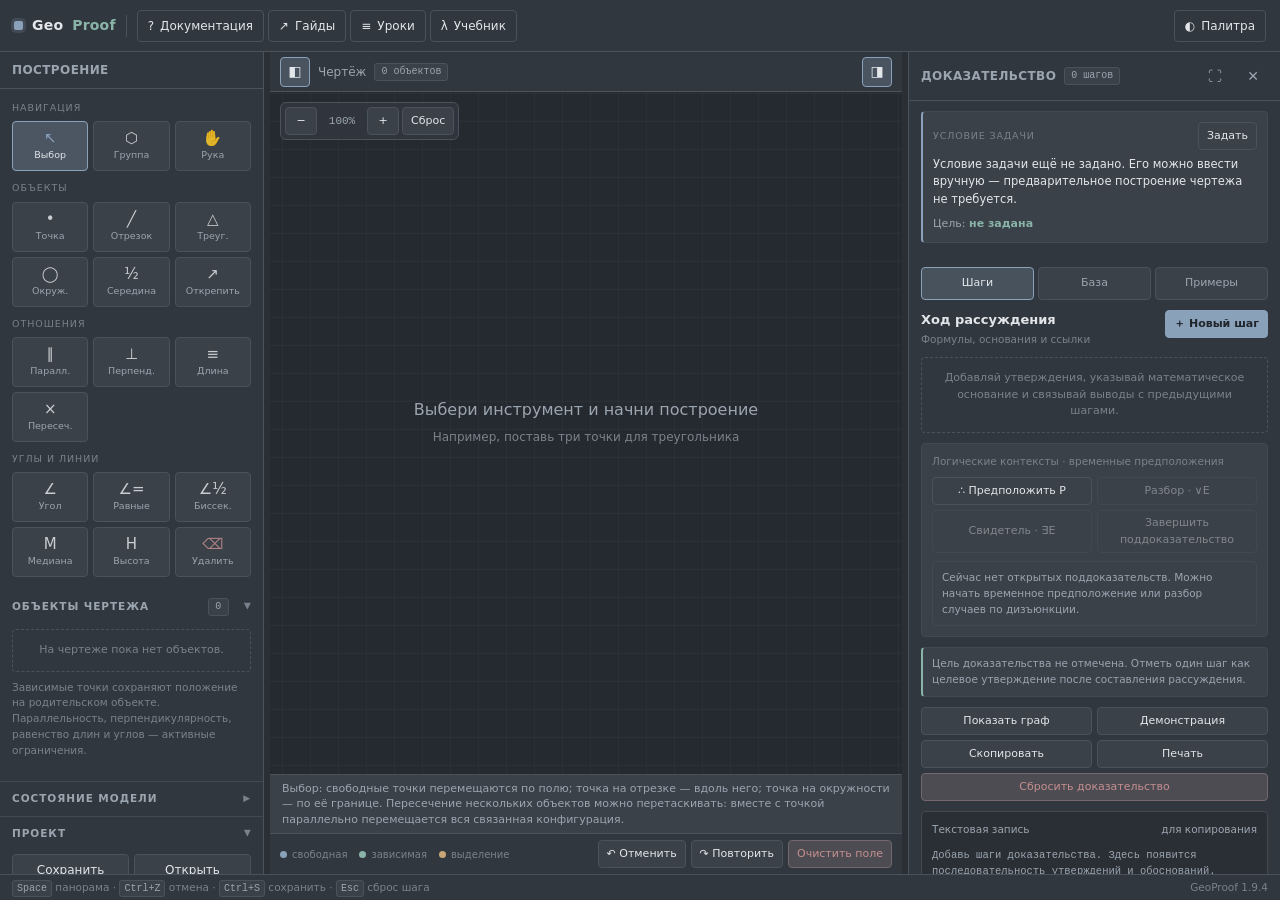
<file: index.html>
<!DOCTYPE html>
<html lang="ru">
<head>
<meta charset="UTF-8">
<meta name="viewport" content="width=device-width, initial-scale=1, viewport-fit=cover">
<title>GeoProof — интерактивная геометрия и доказательства</title>
<link rel="stylesheet" href="katex/katex.min.css">
<link rel="stylesheet" href="styles.css">
<link rel="stylesheet" href="redesign.css">
</head>
<body>

<div class="app">

    <header class="top">
    <div class="brand">Geo<b>Proof</b></div>
    <div class="top-sep" aria-hidden="true"></div>

    <nav class="topnav" aria-label="Разделы">
      <button class="btn subtle" id="openDocsBtn" type="button" title="Документация" aria-label="Документация">? <span class="label">Документация</span></button>
      <a class="btn subtle" href="guides.html" title="Руководство" aria-label="Гайды">↗ <span class="label">Гайды</span></a>
      <a class="btn subtle" href="lessons.html" title="Учебный курс" aria-label="Уроки">≡ <span class="label">Уроки</span></a>
      <button class="btn subtle" id="openTutorialBtn" type="button" aria-controls="tutorialPanel" aria-expanded="false" title="GeLogLean — руководство" aria-label="Lean-руководство">λ <span class="label">Учебник</span></button>
    </nav>

    <div class="top-right">
      <button class="btn subtle" id="openPaletteBtn" type="button" title="Настройка цветовой схемы" aria-label="Палитра">◐ <span class="label">Палитра</span></button>
    </div>
  </header>

  <div class="workspace">

    <!-- ================= LEFT DOCK ================= -->
    <aside class="dock dock-left" id="toolsDock" aria-label="Инструменты и объекты">
      <div class="dock-head">
        <h2>Построение</h2>
        <span class="spacer"></span>
        <button class="iconbtn only-mobile" id="closeToolsBtn" type="button" title="Закрыть">✕</button>
      </div>

      <div class="dock-scroll">

        <div class="sect-body" style="padding-top:10px">
          <div class="tool-group-label">Навигация</div>
          <div class="tool-grid">
            <button class="tool active" data-tool="select" type="button"><span class="ico">↖</span>Выбор</button>
            <button class="tool" data-tool="group" type="button"><span class="ico">⬡</span>Группа</button>
            <button class="tool" data-tool="pan" type="button"><span class="ico">✋</span>Рука</button>
          </div>

          <div class="tool-group-label">Объекты</div>
          <div class="tool-grid">
            <button class="tool" data-tool="point" type="button"><span class="ico">•</span>Точка</button>
            <button class="tool" data-tool="segment" type="button"><span class="ico">╱</span>Отрезок</button>
            <button class="tool" data-tool="triangle" type="button"><span class="ico">△</span>Треуг.</button>
            <button class="tool" data-tool="circle" type="button"><span class="ico">◯</span>Окруж.</button>
            <button class="tool" data-tool="midpoint" type="button"><span class="ico">½</span>Середина</button>
            <button class="tool" data-tool="detach" type="button"><span class="ico">↗</span>Открепить</button>
          </div>

          <div class="tool-group-label">Отношения</div>
          <div class="tool-grid">
            <button class="tool" data-tool="parallel" type="button"><span class="ico">∥</span>Паралл.</button>
            <button class="tool" data-tool="perpendicular" type="button"><span class="ico">⊥</span>Перпенд.</button>
            <button class="tool" data-tool="equalLength" type="button"><span class="ico">≡</span>Длина</button>
            <button class="tool" data-tool="intersection" type="button"><span class="ico">×</span>Пересеч.</button>
          </div>

          <div class="tool-group-label">Углы и линии</div>
          <div class="tool-grid">
            <button class="tool" data-tool="angle" type="button"><span class="ico">∠</span>Угол</button>
            <button class="tool" data-tool="equalAngle" type="button"><span class="ico">∠=</span>Равные</button>
            <button class="tool" data-tool="bisector" type="button"><span class="ico">∠½</span>Биссек.</button>
            <button class="tool" data-tool="median" type="button"><span class="ico">M</span>Медиана</button>
            <button class="tool" data-tool="altitude" type="button"><span class="ico">H</span>Высота</button>
            <button class="tool danger" data-tool="delete" type="button"><span class="ico">⌫</span>Удалить</button>
          </div>
        </div>

        <details class="sect" open>
          <summary>Объекты чертежа <span class="count-pill" id="objectListCount">0</span><span class="chev">▶</span></summary>
          <div class="sect-body">
            <div class="object-list" id="objectList"></div>
            <p class="note">Зависимые точки сохраняют положение на родительском объекте. Параллельность, перпендикулярность, равенство длин и углов — активные ограничения.</p>
          </div>
        </details>

        <details class="sect">
          <summary>Состояние модели <span class="chev">▶</span></summary>
          <div class="sect-body">
            <div class="model-check">
              <div class="model-check-head"><span>Целостность</span><span class="model-state" id="modelState">Модель корректна</span></div>
              <ul class="model-issues" id="modelIssues"></ul>
            </div>
          </div>
        </details>

        <details class="sect" open>
          <summary>Проект <span class="chev">▶</span></summary>
          <div class="sect-body">
            <div class="proof-actions-grid">
              <button class="btn" id="saveProjectBtn" type="button">Сохранить проект</button>
              <button class="btn" id="openProjectBtn" type="button">Открыть проект</button>
              <button class="btn subtle" id="exampleBtn" type="button" style="grid-column:1/-1">Загрузить пример</button>
            </div>
            <input type="file" id="projectFileInput" accept=".json,.geoproof.json,application/json" hidden>
            <p class="note">Файл <code>.geoproof.json</code> хранит геометрию, зависимости, условие и шаги доказательства.</p>
          </div>
        </details>

      </div>
    </aside>

    <div class="splitter" data-split="left" role="separator" aria-orientation="vertical" aria-label="Ширина панели инструментов" tabindex="0"></div>

    <!-- ================= STAGE ================= -->
    <main class="stage">
      <div class="stage-bar">
        <button class="iconbtn" id="leftDockBtn" type="button" aria-controls="toolsDock" aria-expanded="true" title="Скрыть панель инструментов" aria-label="Панель инструментов">◧</button>
        <span class="stage-title">Чертёж</span>
        <span class="count-pill" id="objectCount">0 объектов</span>
        <span class="spacer"></span>
        <button class="iconbtn" id="openMenuBtn" type="button" aria-controls="workspaceMenu" aria-expanded="true" title="Скрыть панель доказательства" aria-label="Панель доказательства">◨</button>
      </div>

      <div class="board">
        <div class="board-controls" aria-label="Масштаб">
          <button class="btn sm icon" id="zoomOutBtn" type="button" title="Отдалить">−</button>
          <span class="zoom-level" id="zoomLevel">100%</span>
          <button class="btn sm icon" id="zoomInBtn" type="button" title="Приблизить">+</button>
          <button class="btn sm" id="zoomResetBtn" type="button" title="Сбросить вид">Сброс</button>
        </div>

        <svg id="diagram" viewBox="0 0 1000 680" preserveAspectRatio="xMidYMid meet" aria-label="Геометрическое поле">
          <defs>
            <pattern id="grid" width="28" height="28" patternUnits="userSpaceOnUse">
              <path d="M 28 0 L 0 0 0 28" fill="none" stroke="var(--grid, #333a42)" stroke-width=".8"/>
            </pattern>
          </defs>
          <rect x="-10000" y="-10000" width="20000" height="20000" fill="url(#grid)"/>
          <rect x="-10000" y="-10000" width="20000" height="20000" fill="transparent" data-kind="background"/>
          <g id="geometry"></g>
          <g id="markings"></g>
          <g id="pointsLayer"></g>
          <text id="emptyCanvasText" x="500" y="322" text-anchor="middle">Выбери инструмент и начни построение</text>
          <text id="emptyCanvasSub" x="500" y="348" text-anchor="middle">Например, поставь три точки для треугольника</text>
        </svg>
      </div>

      <div class="boardhelp">
        <span class="boardhelp-text" id="toolHelp">Выбор: перетаскивай свободные точки.</span>
        <button class="boardhelp-more" id="helpMoreBtn" type="button" aria-expanded="false" title="Показать подсказку полностью" aria-label="Показать подсказку полностью">⌄</button>
      </div>

      <div class="boardfoot">
        <div class="legend">
          <span><i style="background:var(--accent)"></i>свободная</span>
          <span><i style="background:var(--accent2)"></i>зависимая</span>
          <span><i style="background:var(--warn)"></i>выделение</span>
        </div>
        <div class="boardfoot-actions">
          <button class="btn sm" id="undoBtn" type="button" title="Ctrl+Z">↶ Отменить</button>
          <button class="btn sm" id="redoBtn" type="button" title="Ctrl+Y">↷ Повторить</button>
          <button class="btn sm danger" id="clearBoardBtn" type="button">Очистить поле</button>
        </div>
      </div>
    </main>

    <div class="splitter" data-split="right" role="separator" aria-orientation="vertical" aria-label="Ширина панели доказательства" tabindex="0"></div>

    <!-- ================= RIGHT DOCK ================= -->
    <aside class="dock dock-right" id="workspaceMenu" aria-label="Доказательство" aria-hidden="false">
      <div class="dock-head">
        <h2>Доказательство</h2>
        <span class="count-pill" id="stepCount">0 шагов</span>
        <span class="spacer"></span>
        <button class="iconbtn" id="proofFocusBtn" type="button" aria-pressed="false" title="Полный экран">⛶</button>
        <button class="iconbtn" id="closeMenuBtn" type="button" title="Закрыть">✕</button>
      </div>

      <div class="dock-scroll">

        <div class="sect-body" style="padding-top:10px">
          <div class="taskbox">
            <div style="display:flex;align-items:center;gap:8px;margin-bottom:6px">
              <span class="sidebar-title" style="font-size:9.5px;letter-spacing:.09em;text-transform:uppercase;color:var(--faint)">Условие задачи</span>
              <button class="btn sm subtle" id="editTaskBtn" type="button" style="margin-left:auto">Задать</button>
            </div>
            <p id="taskText">Условие задачи ещё не задано.</p>
            <div class="task-goal">Цель: <b id="taskGoal">не задана</b></div>
          </div>
        </div>

        <div class="proof-suite">

          <div class="proof-tabs" role="tablist">
            <button class="proof-tab active" type="button" role="tab" data-proof-tab="work" aria-selected="true">Шаги</button>
            <button class="proof-tab" type="button" role="tab" data-proof-tab="library" aria-selected="false">База</button>
            <button class="proof-tab" type="button" role="tab" data-proof-tab="examples" aria-selected="false">Примеры</button>
          </div>

          <!-- WORK -->
          <div data-proof-view="work">
            <div class="proof-work-toolbar">
              <div>
                <h3 class="proof-view-title">Ход рассуждения</h3>
                <div class="proof-view-caption">Формулы, основания и ссылки</div>
              </div>
              <div class="proof-toolbar-actions">
                <button class="btn primary sm" id="addStepBtn" type="button">＋ Новый шаг</button>
              </div>
            </div>

            <div class="proofsteps" id="proofSteps" style="margin-top:10px"></div>

            <div class="proof-subproof-box" style="margin-top:10px">
              <div class="proof-view-caption" style="margin:0">Логические контексты · временные предположения</div>
              <div class="proof-context-actions">
                <button class="btn sm" id="beginSubproofBtn" type="button">∴ Предположить P</button>
                <button class="btn sm" id="beginCasesBtn" type="button">Разбор · ∨E</button>
                <button class="btn sm" id="beginExistsElimBtn" type="button">Свидетель · ∃E</button>
                <button class="btn sm" id="closeSubproofBtn" type="button">Завершить</button>
              </div>
              <div class="proof-context-status" id="proofContextStatus">Сейчас нет открытых поддоказательств.</div>
            </div>

            <div class="proof-goal-status" id="proofGoalStatus" style="margin-top:10px">Цель доказательства не отмечена.</div>

            <div class="proof-actions-grid" style="margin-top:10px">
              <button class="btn sm" id="toggleGraphBtn" type="button">Показать граф</button>
              <button class="btn sm" id="presentProofBtn" type="button">Демонстрация</button>
              <button class="btn sm" id="copyProofBtn" type="button">Скопировать</button>
              <button class="btn sm" id="printProofBtn" type="button">Печать</button>
              <button class="btn sm danger" id="clearStepsBtn" type="button" style="grid-column:1/-1">Сбросить доказательство</button>
            </div>

            <div class="proof-graph" id="proofGraph" hidden style="margin-top:10px">
              <div class="proof-graph-head"><span>Граф зависимостей</span><span class="muted">основания → выводы</span></div>
              <div class="proof-graph-lanes" id="proofGraphLanes"></div>
            </div>

            <div class="proof-outline" style="margin-top:10px">
              <div class="proof-graph-head"><span>Текстовая запись</span><span class="muted">для копирования</span></div>
              <pre id="proofOutline">Добавь шаги доказательства.</pre>
            </div>

            <div class="proof-integrity" id="proofIntegrity" style="margin-top:10px">Проверка структуры: ожидает шагов.</div>
            <p class="proof-disclaimer" style="margin-top:8px">Проверяется точное соответствие формальной схемы поддерживаемых правил. Истинность геометрических атомов и условия теорем требуют содержательной проверки.</p>
          </div>

          <!-- LIBRARY -->
          <div data-proof-view="library" hidden>
            <h3 class="proof-view-title">Аксиомы, определения и теоремы</h3>
            <div class="proof-view-caption">Евклидова геометрия плоскости и правила натурального вывода</div>
            <input class="field-input" id="proofLibrarySearch" type="search" placeholder="Поиск по каталогу оснований…" autocomplete="off" style="margin:10px 0">
            <div class="proof-library"><div class="proof-library-list" id="proofLibraryList"></div></div>
          </div>

          <!-- EXAMPLES -->
          <div data-proof-view="examples" hidden>
            <h3 class="proof-view-title">Примеры доказательств</h3>
            <div class="proof-view-caption">Образцы из аксиом и общих понятий; добавляются к текущим шагам</div>
            <div id="proofExamplesList" style="margin-top:10px"></div>
          </div>

        </div>
      </div>
    </aside>

  </div>

  <footer class="statusbar">
    <span class="hint-long"><kbd>Space</kbd> панорама · <kbd>Ctrl+Z</kbd> отмена · <kbd>Ctrl+S</kbd> сохранить · <kbd>Esc</kbd> сброс шага</span>
    <span class="spacer"></span>
    <span>GeoProof 1.9.4</span>
  </footer>
</div>

<div class="dock-scrim" id="dockScrim"></div>
<div class="menu-backdrop" id="menuBackdrop" hidden></div>

<!-- ================= DOCUMENTATION ================= -->
<section class="docs" id="documentation" aria-hidden="true" aria-label="Документация">
  <div class="panelhead">
    <h2>Документация GeoProof</h2>
    <span class="spacer" style="margin-left:auto"></span>
    <button class="btn sm subtle" id="closeDocsBtn" type="button">Закрыть ✕</button>
  </div>
  <div class="docs-grid">
    <nav class="docs-nav" aria-label="Разделы документации">
      <a href="#doc-start">1. Быстрый старт</a>
      <a href="#doc-model">2. Модель и доска</a>
      <a href="#doc-tools">3. Инструменты</a>
      <a href="#doc-dependencies">4. Зависимости</a>
      <a href="#doc-constraints">5. Ограничения</a>
      <a href="#doc-scenarios">6. Сценарии</a>
      <a href="#doc-proof">7. Доказательство</a>
      <a href="#doc-formal-logic">8. Формальная логика</a>
      <a href="#doc-cases">9. Разбор случаев</a>
      <a href="#doc-proof-examples">10. Примеры</a>
      <a href="#doc-shortcuts">11. Управление</a>
      <a href="#doc-themes">12. Темы и встраивание</a>
      <a href="#doc-limits">13. Ограничения</a>
    </nav>

    <div class="docs-content">
      <section class="doc-section" id="doc-start">
        <h3>1. Быстрый старт</h3>
        <p>Поле начинается пустым. Выбери инструмент в левой панели и следуй подсказке под доской. Объекты создаются щелчками; повторный щелчок завершает многошаговое построение.</p>
        <ol>
          <li>Поставь три точки инструментом «Треугольник» или соедини точки «Отрезком».</li>
          <li>Добавь середины, пересечения, медианы, высоты или активные ограничения.</li>
          <li>Перемещай свободные точки инструментом «Выбор» — зависимые объекты перестроятся.</li>
          <li>Задай условие и цель в правой панели.</li>
          <li>Записывай шаги доказательства: утверждение, основание, ссылки на предыдущие шаги.</li>
        </ol>
        <div class="doc-callout"><b>Ключевой принцип.</b> Чертёж помогает исследовать конфигурацию, но внешний вид и измерение не являются доказательством. Утверждение должно опираться на условие, определение, аксиому или ранее доказанный факт.</div>
      </section>

      <section class="doc-section" id="doc-model">
        <h3>2. Геометрическая модель и управление доской</h3>
        <p>Сущности хранятся отдельно от SVG. Точки бывают свободными и зависимыми; тип зависимости и ссылки на родителей задают математическое положение. Масштаб, тема и размер окна не меняют координаты.</p>
        <h4>Единая модель точки</h4>
        <p>Свободная точка хранит координаты. Точка на отрезке — параметр положения, точка на окружности — угол. Середина, пересечение, проекция, биссектриса и концы ограничений вычисляются из родителей. Циклы проверяются по графу родителей до применения привязки.</p>
        <h4>Окружность</h4>
        <p>Хранит центр и числовой радиус. Если радиус задан существующей точкой, ссылка сохраняется, и точка управляет радиусом. При удалении опорной точки окружность сохраняет последний радиус; при удалении центра окружность удаляется, а точки на ней освобождаются.</p>
        <h4>Hit-testing и жесты</h4>
        <p>Пороги попадания измеряются в CSS-пикселях, поэтому зона выбора пригодна для сенсорного экрана при любом масштабе. При наложении объектов повторные нажатия циклически перебирают варианты. Второй палец отменяет незавершённое перетаскивание и переводит доску в pinch; построения фиксируются на <code>pointerup</code>.</p>
      </section>

      <section class="doc-section" id="doc-tools">
        <h3>3. Инструменты редактора</h3>
        <table class="doc-table">
          <thead><tr><th>Инструмент</th><th>Действие</th><th>Результат</th></tr></thead>
          <tbody>
            <tr><td>Выбор</td><td>Перетащи точку или границу окружности</td><td>Свободная — по полю, на отрезке — вдоль него, на окружности — по границе</td></tr>
            <tr><td>Группа</td><td>Нажми на объект и тяни</td><td>Связная конфигурация смещается как целое</td></tr>
            <tr><td>Рука</td><td>Перетаскивание поля</td><td>Панорамирование без изменения геометрии</td></tr>
            <tr><td>Точка / связи</td><td>Щелчок по полю, линии или точке</td><td>Создание точки и привязка к одному или нескольким отрезкам</td></tr>
            <tr><td>Открепить</td><td>Точка, затем отрезок</td><td>Снимается только выбранная связь</td></tr>
            <tr><td>Отрезок</td><td>Две точки</td><td>Отрезок с концами в выбранных точках</td></tr>
            <tr><td>Треугольник</td><td>Три вершины</td><td>Три отрезка между вершинами</td></tr>
            <tr><td>Окружность</td><td>Центр, затем точка или место</td><td>Радиус от опорной точки или числовой</td></tr>
            <tr><td>Середина</td><td>Щелчок по отрезку</td><td>Зависимая середина и два подотрезка</td></tr>
            <tr><td>Параллельно</td><td>Исходный, затем целевой</td><td>Целевой перестраивается параллельно</td></tr>
            <tr><td>Перпендикулярно</td><td>Исходный, затем целевой</td><td>Прямой угол сохраняется при перемещении</td></tr>
            <tr><td>Равная длина</td><td>Исходный, затем целевой</td><td>Длина целевого следует за исходным</td></tr>
            <tr><td>Пересечение</td><td>Два объекта</td><td>Все действительные точки пересечения</td></tr>
            <tr><td>Угол</td><td>A, B, C — B вершина</td><td>Дуга и величина меньшего угла</td></tr>
            <tr><td>Равные углы</td><td>A,B,C затем D,E,F</td><td>Луч EF перестраивается, длина сохраняется</td></tr>
            <tr><td>Медиана</td><td>Вершина, затем сторона</td><td>Середина стороны и отрезок медианы</td></tr>
            <tr><td>Высота</td><td>Вершина, затем основание</td><td>Проекция на несущую прямую</td></tr>
            <tr><td>Биссектриса</td><td>A, B, C — B вершина</td><td>Биссектриса и точка на AC</td></tr>
            <tr><td>Удалить</td><td>Щелчок по объекту</td><td>Удаление с безопасным освобождением зависимостей</td></tr>
          </tbody>
        </table>
      </section>

      <section class="doc-section" id="doc-dependencies">
        <h3>4. Зависимые объекты</h3>
        <p>Положение зависимой точки вычисляется при каждом обновлении из родителей. При удалении родителя точка освобождается в последних координатах либо удаляется вместе с невозможной ветвью.</p>
        <h4>Несколько линий у одной точки</h4>
        <p>Одна связь оставляет движение вдоль линии. Независимая пара пересекающихся линий задаёт положение; остальные линии должны проходить через ту же точку. Коллинеарные связи допускаются как избыточные. Несовместимая связь не добавляется, а временно невозможная точка скрывается до восстановления совместимости.</p>
        <h4>Перемещение пересечений</h4>
        <p>Точку пересечения можно тянуть напрямую: все независимые управляющие точки родительских построений смещаются на один вектор, поэтому форма, углы и ограничения сохраняются.</p>
      </section>

      <section class="doc-section" id="doc-constraints">
        <h3>5. Ограничения и отметки</h3>
        <p>Параллельность, перпендикулярность, равенство длин и равенство углов — активные ограничения: целевой объект перестраивается. Отметки равных отрезков и дуги только отображают отношение и не являются доказательством.</p>
        <p>Для ограничения отрезков второй конец целевого отрезка должен быть свободным; для равенства углов свободной должна быть точка F. Циклические зависимости предотвращаются, но универсального решателя произвольных систем ограничений нет.</p>
      </section>

      <section class="doc-section" id="doc-scenarios">
        <h3>6. Типовые сценарии</h3>
        <h4>Медиана</h4>
        <p>«Треугольник» → A, B, C. «Медиана» → A, затем BC. Появятся M и AM. Перемести B или C — построение перестроится.</p>
        <h4>Привязка точки</h4>
        <p>Создай AB и свободную P. Инструментом «Точка» щёлкни P, затем AB. Перетаскивание P пойдёт вдоль AB.</p>
        <h4>Высота</h4>
        <p>«Высота» → вершина A, затем BC. Основание H может лечь на продолжении стороны.</p>
        <h4>Равные углы</h4>
        <p>«Равные углы» → A,B,C затем D,E,F. Точка F свободна; луч EF повернётся, сохранив длину.</p>
      </section>

      <section class="doc-section" id="doc-proof">
        <h3>7. Конструктор доказательства</h3>
        <p>Шаг содержит утверждение, тип основания, конкретное правило, пояснение, ссылки на предыдущие шаги и область действия. Утверждение вводится свободно или собирается из объектов чертежа и предыдущих формул.</p>
        <p>Поддерживаются равенство отрезков и углов, сумма частей, параллельность, перпендикулярность, принадлежность точки, середина, коллинеарность, конгруэнтность и подобие треугольников, центроид, ортоцентр, вписанный четырёхугольник, равноудалённость и произвольное утверждение с привязкой объектов.</p>
        <div class="doc-callout">Выбор правила указывает основание, но не доказывает выполнение его геометрических предпосылок. Каталог — набор шаблонов, а не закрытый список допустимой математики.</div>
        <p>Граф группирует шаги по уровням зависимостей. Отметка цели — ручная структурная пометка. «Демонстрация» показывает шаги по одному, «Печать» открывает чистый документ.</p>
      </section>

      <section class="doc-section" id="doc-formal-logic">
        <h3>8. Формальные высказывания и правила логики</h3>
        <table class="doc-table">
          <thead><tr><th>Запись</th><th>Смысл</th></tr></thead>
          <tbody>
            <tr><td>P ∧ Q</td><td>Конъюнкция</td></tr>
            <tr><td>P ∨ Q</td><td>Дизъюнкция (неисключающее «или»)</td></tr>
            <tr><td>P → Q</td><td>Импликация</td></tr>
            <tr><td>¬P</td><td>Отрицание</td></tr>
            <tr><td>⊥</td><td>Противоречие</td></tr>
          </tbody>
        </table>
        <p>В конструкторе <code>?x</code> — свободная переменная, <code>A</code> или <code>c</code> без знака вопроса — константа. Они хранятся разными типами термов.</p>
        <table class="doc-table">
          <thead><tr><th>Правило</th><th>Схема</th><th>Условие</th></tr></thead>
          <tbody>
            <tr><td>∀I</td><td>P(?a) ⟹ ∀x P(?x)</td><td>?a не встречается свободно в не снятых предположениях</td></tr>
            <tr><td>∀E</td><td>∀x P(?x) ⟹ P(t)</td><td>Допустимая подстановка терма t</td></tr>
            <tr><td>∃I</td><td>P(t) ⟹ ∃x P(?x)</td><td>Отдельная доказанная посылка-свидетель</td></tr>
            <tr><td>∃E</td><td>∃x P(?x), [P(c)] … Q ⟹ Q</td><td>c свежий; Q не содержит c</td></tr>
          </tbody>
        </table>
        <h4>Реализованные правила</h4>
        <p>∧I, ∧E₁, ∧E₂, →E, ∨I₁, ∨I₂, ∨E, ¬¬E, ⊥I, →I, ¬I, RAA, симметричность и транзитивность равенства, ∀I, ∀E, ∃I, ∃E.</p>
        <div class="doc-callout"><b>Область действия.</b> Предположение — временная гипотеза внутри поддоказательства, а не аксиома. После закрытия контекста внутренние шаги не становятся фактами внешней области.</div>
      </section>

      <section class="doc-section" id="doc-cases">
        <h3>9. Разбор случаев (∨E)</h3>
        <div class="doc-code">      P ∨ Q
   ┌───────────┐
   │ [P]  [Q]  │
   │  ⋮    ⋮   │
   │  R    R   │
   └───────────┘
         R      (∨E)</div>
        <p>Выбери доступную дизъюнкцию, открой первый случай, докажи R и закрой его. Затем второй случай с тем же R. Только после этого создаётся вывод по ∨E.</p>
        <p>Проверяется: форма исходной дизъюнкции, точные предположения P и Q, общий внешний контекст, закрытость обоих случаев и совпадение заключений. Ошибочное правило внутри случая делает итог ошибочным; свободные формулировки переводят итог в «требует содержательной проверки».</p>
      </section>

      <section class="doc-section" id="doc-proof-examples">
        <h3>10. Примеры доказательств</h3>
        <p>Начальные образцы построены прямо из аксиом и общих понятий: единственность прямой через две точки, равенство всех прямых углов (Постулат 4), транзитивность равенства (Общее понятие 1), сложение равных величин (Общее понятие 2), а также формальные образцы ∀E, →E, ∃I и вложенной подстановки с α-эквивалентностью.</p>
        <p>Пример добавляется в конец текущей последовательности, не удаляя шаги. Открытые поддоказательства нужно предварительно завершить.</p>
      </section>

      <section class="doc-section" id="doc-shortcuts">
        <h3>11. Управление</h3>
        <ul>
          <li><b>Ctrl+Z</b> / <b>Ctrl+Y</b> — отмена и повтор.</li>
          <li><b>Ctrl+S</b> — сохранение проекта.</li>
          <li><b>Space</b> + перетаскивание, средняя кнопка — панорамирование.</li>
          <li><b>Esc</b> — закрыть окно или отменить незавершённое построение.</li>
          <li>Колесо мыши — масштаб относительно курсора; два пальца — pinch.</li>
          <li>Перетаскивание разделителей панелей меняет их ширину; двойной щелчок сбрасывает.</li>
        </ul>
      </section>

      <section class="doc-section" id="doc-themes">
        <h3>12. Темы и встраивание</h3>
        <p>Кнопка «Палитра» открывает редактор десяти цветовых токенов. Изменения применяются сразу и сохраняются на устройстве. Оформление отделено от математической модели.</p>
        <div class="doc-code">window.GeoProof.setTheme('graphite');

window.GeoProof.setTheme({
  tokens: {
    bg:'#2a2f35', panel:'#31373e', panel2:'#3a4149',
    border:'#4a525b', text:'#e2e6ea', muted:'#9ba5b0',
    accent:'#8aa1ba', accent2:'#8ab4a8',
    canvas:'#252a30', grid:'#333a42'
  }
});

const theme = window.GeoProof.getTheme();</div>
        <p>Модуль заполняет весь контейнер, поэтому его можно разместить в <code>iframe</code> без внешней рамки.</p>
      </section>

      <section class="doc-section" id="doc-limits">
        <h3>13. Известные ограничения</h3>
        <ul>
          <li>Нет отдельного объекта бесконечной прямой; используется несущая прямая отрезка.</li>
          <li>Угол отображается от 0° до 180°.</li>
          <li>Нет универсального решателя систем ограничений и автоматического доказательства теорем.</li>
          <li>Семантика произвольных предикатов и условий геометрических теорем не проверяется.</li>
          <li>Проекты хранятся вручную в JSON; облачной синхронизации нет.</li>
          <li>Печатное представление не включает изображение чертежа.</li>
        </ul>
      </section>
    </div>
  </div>
</section>

<!-- ================= GeLogLean TUTORIAL ================= -->
<div class="tutorial-scrim" id="tutorialScrim" hidden></div>
<section class="tutorial" id="tutorialPanel" aria-hidden="true" aria-label="GeLogLean — руководство">
  <div class="tutorial-head">
    <h2>GeLogLean · руководство</h2>
    <span class="spacer"></span>
    <a class="btn sm subtle" href="GeLogLean_tutorial.html" target="_blank" rel="noopener" title="Открыть в новой вкладке">↗ Вкладка</a>
    <button class="btn sm subtle" id="closeTutorialBtn" type="button">Закрыть ✕</button>
  </div>
  <iframe class="tutorial-frame" id="tutorialFrame" title="GeLogLean — руководство"></iframe>
  <div class="tutorial-fallback" id="tutorialFallback" hidden>
    <p>Браузер не показал файл внутри окна. Это бывает при открытии сайта локально через <code>file://</code>.</p>
    <div style="display:flex;gap:8px;flex-wrap:wrap;justify-content:center">
      <button class="btn sm" id="tutorialRetryBtn" type="button">Повторить загрузку</button>
      <a class="btn sm primary" href="GeLogLean_tutorial.html" target="_blank" rel="noopener">Открыть в новой вкладке ↗</a>
    </div>
  </div>
</section>

<!-- ================= MODALS ================= -->
<div class="overlay" id="taskModal">
  <div class="modal">
    <h3>Условие задачи</h3>
    <div class="form-row"><label for="taskTextInput">Условие</label><textarea id="taskTextInput" placeholder="Что дано…"></textarea></div>
    <div class="form-row"><label for="taskGoalInput">Что требуется доказать / найти</label><input id="taskGoalInput" type="text" placeholder="Например: BM = MC"></div>
    <p class="small">Условие и цель не зависят от наличия построений на доске.</p>
    <div class="modalfoot">
      <button class="btn subtle" id="cancelTask" type="button">Отмена</button>
      <button class="btn primary" id="saveTask" type="button">Сохранить условие</button>
    </div>
  </div>
</div>

<div class="overlay" id="stepModal">
  <div class="modal">
    <h3 id="stepModalTitle">Добавить шаг доказательства</h3>

    <div class="assertion-builder">
      <div class="builder-title">Сформировать утверждение</div>
      <div class="form-row"><label for="assertionSearch">Поиск утверждения</label><input id="assertionSearch" type="search" placeholder="равенство, середина, квантор…" autocomplete="off"></div>
      <div class="form-row"><label for="assertionType">Тип утверждения</label><select id="assertionType" class="field-select"></select></div>
      <div id="assertionObjectFields"></div>
      <div class="assertion-preview" id="assertionPreview">Утверждение пока не сформировано.</div>
      <div class="assertion-hint">Выбор объектов задаёт типизированную запись, но не доказывает её истинность.</div>
    </div>

    <div class="form-row"><label for="claimInput">Формулировка утверждения</label><input id="claimInput" type="text" placeholder="Например: AB = AC"></div>

    <div class="form-row"><label for="basisType">Тип основания</label>
      <select id="basisType" class="field-select">
        <option value="condition">Условие задачи</option>
        <option value="definition">Определение</option>
        <option value="axiom">Аксиома</option>
        <option value="theorem">Теорема</option>
        <option value="previous">Ранее доказанный факт</option>
        <option value="construction">Построение</option>
        <option value="logic">Правило логики</option>
        <option value="assumption">Временное предположение</option>
      </select>
    </div>

    <div class="form-row"><label for="basisRuleSearch">Поиск по каталогу оснований</label><input id="basisRuleSearch" type="search" placeholder="транзитивность, SAS, ∨E…" autocomplete="off"></div>
    <div class="form-row"><label for="basisRule">Конкретное правило</label><select id="basisRule" class="field-select"></select><div class="small" id="basisRuleInfo"></div></div>

    <div class="form-row"><label for="reasonInput">Обоснование / формулировка правила</label><textarea id="reasonInput" placeholder="Почему утверждение верно…"></textarea></div>

    <div class="checkline"><input type="checkbox" id="isGoalInput"><label for="isGoalInput">Отметить как целевое утверждение</label></div>

    <div class="form-row" style="margin-top:12px"><label for="stepReferenceSearch">Поиск среди предыдущих шагов</label><input id="stepReferenceSearch" type="search" placeholder="номер или текст…" autocomplete="off"></div>
    <label>Используемые предыдущие шаги</label>
    <div class="reference-picker" id="stepReferences"></div>

    <div class="modalfoot">
      <button class="btn subtle" id="cancelStep" type="button">Отмена</button>
      <button class="btn primary" id="saveStep" type="button">Добавить шаг</button>
    </div>
  </div>
</div>

<div class="overlay" id="orElimStartModal">
  <div class="modal">
    <h3>Разбор случаев по дизъюнкции</h3>
    <p class="small">GeoProof откроет два поддоказательства: сначала с предположением P, затем с предположением Q.</p>
    <div class="form-row" style="margin-top:12px"><label for="caseDisjunctionSelect">Исходная дизъюнкция</label><select id="caseDisjunctionSelect" class="field-select"></select></div>
    <p class="small">В обоих случаях нужно получить одну и ту же формулу R. Только после этого будет создан вывод по ∨E.</p>
    <div class="modalfoot">
      <button class="btn subtle" id="cancelOrElimStart" type="button">Отмена</button>
      <button class="btn primary" id="confirmOrElimStart" type="button">Начать разбор случаев</button>
    </div>
  </div>
</div>

<div class="overlay" id="existsElimStartModal">
  <div class="modal">
    <h3>Устранение существования · ∃E</h3>
    <p class="small">GeoProof введёт свежий параметр c и откроет поддоказательство с временным предположением P(c).</p>
    <div class="form-row" style="margin-top:12px"><label for="existsElimSourceSelect">Исходное утверждение о существовании</label><select id="existsElimSourceSelect" class="field-select"></select></div>
    <p class="small">Внешний результат не должен зависеть от имени или свойств свежего свидетеля.</p>
    <div class="modalfoot">
      <button class="btn subtle" id="cancelExistsElimStart" type="button">Отмена</button>
      <button class="btn primary" id="confirmExistsElimStart" type="button">Начать поддоказательство ∃E</button>
    </div>
  </div>
</div>

<div class="overlay" id="subproofModal">
  <div class="modal">
    <h3 id="subproofModalTitle">Завершить поддоказательство</h3>
    <div class="proof-context-status" id="subproofAssumptionText">Предположение</div>
    <div class="form-row" style="margin-top:12px"><label for="subproofConsequence" id="subproofConsequenceLabel">Какое утверждение доказано внутри предположения?</label><select id="subproofConsequence" class="field-select"></select></div>
    <p class="small" id="subproofHint">GeoProof закроет текущий контекст и применит правило выбранного типа.</p>
    <div class="modalfoot">
      <button class="btn subtle" id="cancelSubproof" type="button">Отмена</button>
      <button class="btn" id="confirmSubproof" type="button">Закрыть и вывести P → Q</button>
      <button class="btn" id="confirmNegationSubproof" type="button">Закрыть и вывести ¬P</button>
      <button class="btn" id="confirmRAASubproof" type="button">Закрыть и вывести P · RAA</button>
      <button class="btn" id="confirmExistsSubproof" type="button">Закрыть и применить ∃E</button>
      <button class="btn primary" id="confirmCaseConclusion" type="button">Закрыть случай</button>
    </div>
  </div>
</div>

<!-- ================= PRESENTATION ================= -->
<div class="presentation" id="proofPresentation">
  <div class="presentation-top">
    <div class="brand">Geo<b>Proof</b> <span class="muted" style="font-weight:400">· демонстрация</span></div>
    <span style="margin-left:auto"></span>
    <button class="btn subtle" id="closePresentation" type="button">Закрыть ✕</button>
  </div>
  <div class="presentation-content">
    <div class="presentation-stepno" id="presentationCounter">Введение</div>
    <div class="presentation-claim" id="presentationClaim">Условие задачи</div>
    <div class="presentation-reason" id="presentationReason"></div>
    <div class="presentation-deps" id="presentationDeps"></div>
    <div id="gpPresentationAliases" hidden aria-hidden="true">
      <span id="presentationStepNo" data-mirror="presentationCounter"></span>
      <span id="presentationTitle" data-mirror="presentationClaim"></span>
      <span id="presentationTask" data-mirror="presentationClaim"></span>
      <span id="presentationText" data-mirror="presentationClaim"></span>
      <span id="presentationGoal" data-mirror="presentationReason"></span>
      <span id="presentationBasis" data-mirror="presentationReason"></span>
      <span id="presentationRule" data-mirror="presentationDeps"></span>
    </div>
  </div>
  <div class="presentation-controls">
    <button class="btn" id="presentationPrev" type="button">← Назад</button>
    <button class="btn primary" id="presentationNext" type="button">Далее →</button>
  </div>
  <div class="presentation-progress"><span id="presentationProgress"></span></div>
</div>

<script src="katex/katex.min.js"></script>
<script src="katex/katex-auto-render.min.js"></script>
<script src="katex/katex-boot.js"></script>
<script src="app.js"></script>
<script src="settings.js"></script>
<script src="ui.js"></script>
<script src="tutorial.js"></script>
</body>
</html>
</file>
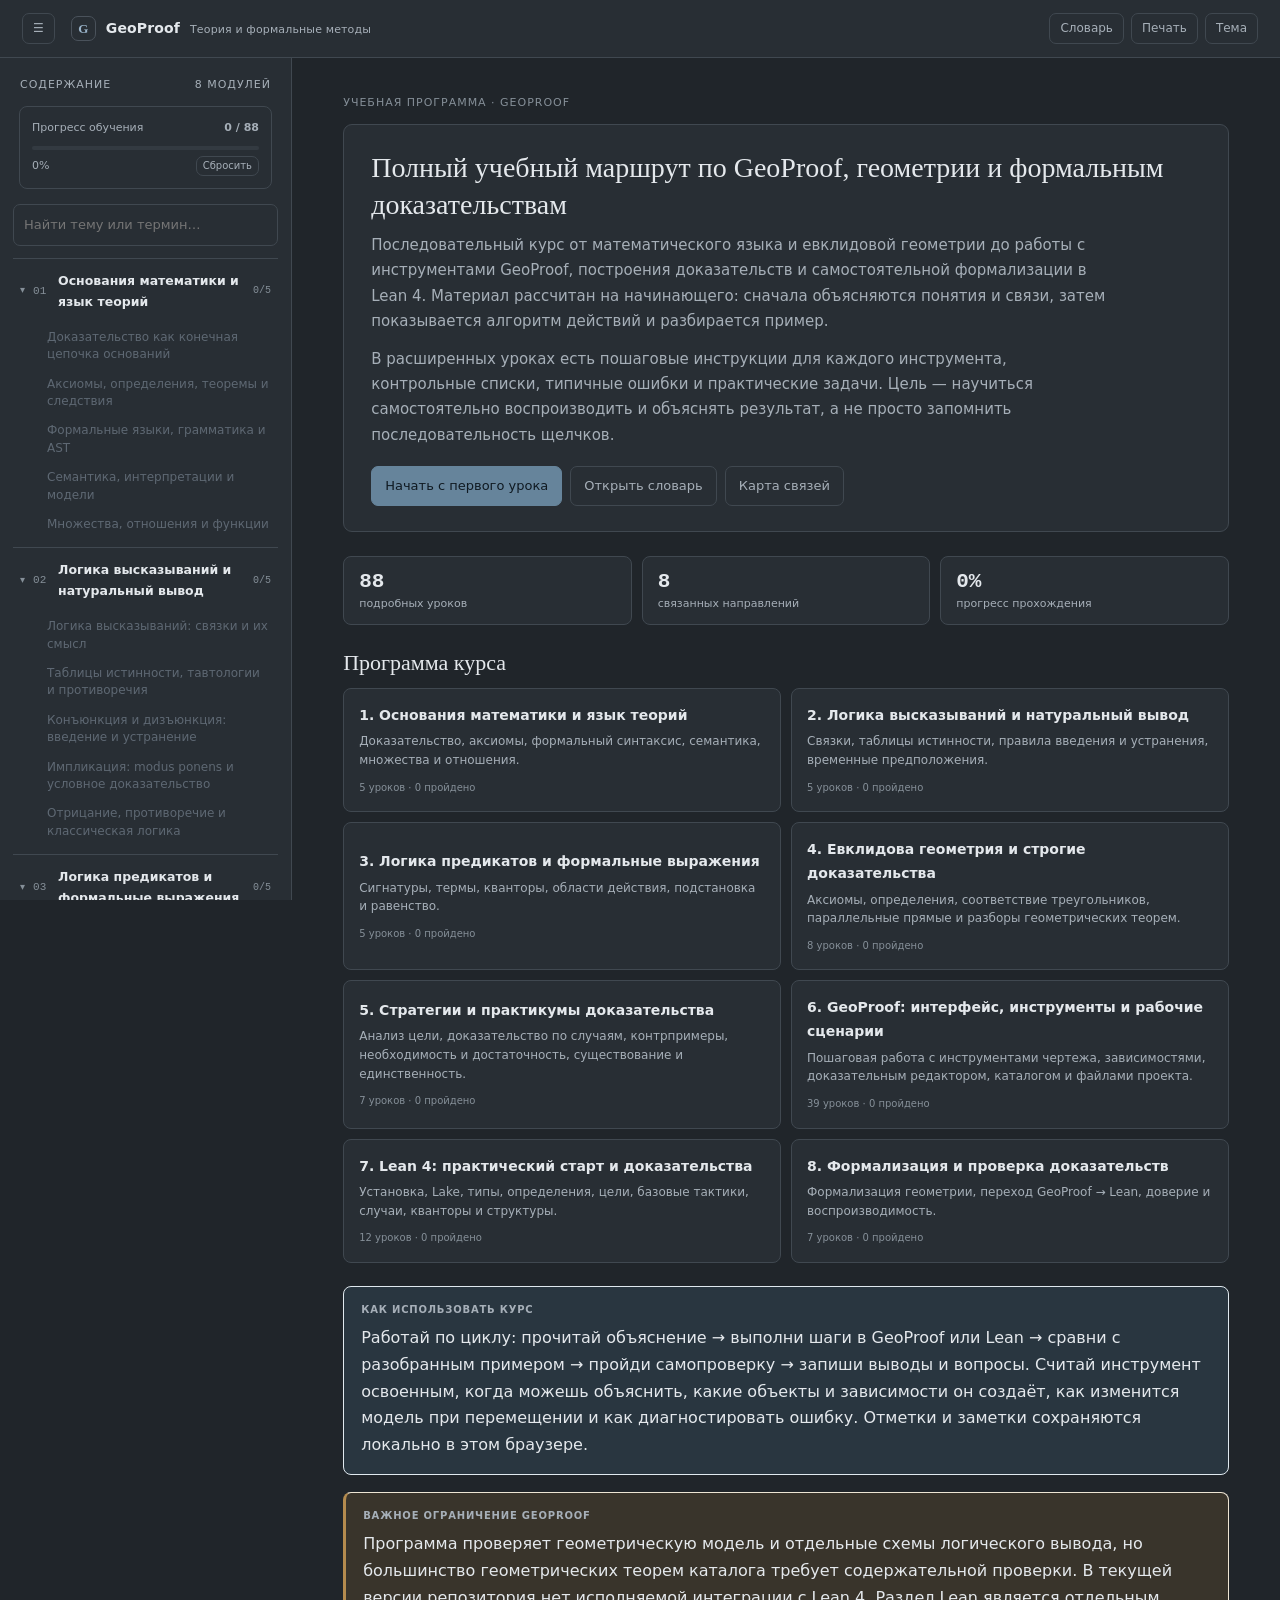
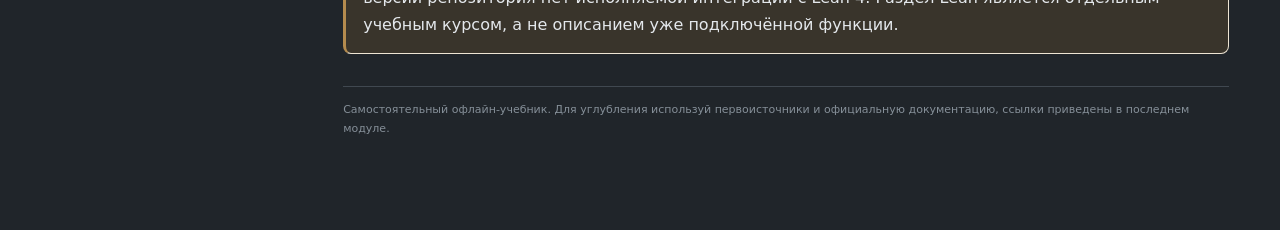
<file: GeLogLean_tutorial.html>
<!doctype html>
<html lang="ru">
<head>
<meta charset="utf-8">
<meta name="viewport" content="width=device-width, initial-scale=1, viewport-fit=cover">
<meta name="theme-color" content="#f5f6f7">
<title>GeoProof — учебник по геометрии, логике и Lean 4</title>
<style>
:root{color-scheme:light;--bg:#f5f6f7;--paper:#fff;--ink:#20252b;--muted:#68717c;--faint:#89919a;--line:#e2e5e8;--soft:#f0f2f4;--accent:#456b8a;--accent-soft:#eaf0f5;--green:#477b60;--amber:#9a7135;--red:#a34e4e;--code:#f2f4f6;--shadow:0 1px 2px #17212b0a;--sidebar:292px;--radius:9px;--topbar-h:58px}
*{box-sizing:border-box}
html{scroll-behavior:smooth}
html,body{overflow-x:hidden;max-width:100%}
body{margin:0;background:var(--bg);color:var(--ink);font:16px/1.68 Inter,system-ui,-apple-system,"Segoe UI",sans-serif;-webkit-font-smoothing:antialiased;-webkit-text-size-adjust:100%;text-size-adjust:100%}
button,input,textarea{font:inherit}
button{cursor:pointer}
a{color:var(--accent);text-decoration-thickness:1px;text-underline-offset:3px}
:focus-visible{outline:2px solid var(--accent);outline-offset:2px;border-radius:4px}
*{scrollbar-width:thin;scrollbar-color:#b9c2cb transparent}
::-webkit-scrollbar{width:10px;height:10px}
::-webkit-scrollbar-track{background:transparent}
::-webkit-scrollbar-thumb{background:#c3ccd4;border-radius:8px;border:2px solid var(--bg)}
::-webkit-scrollbar-thumb:hover{background:var(--accent)}
body.dark *{scrollbar-color:#4a525b transparent}
body.dark ::-webkit-scrollbar-thumb{background:#4a525b;border-color:var(--bg)}
body.dark ::-webkit-scrollbar-thumb:hover{background:var(--accent)}

.topbar{height:var(--topbar-h);background:var(--paper);border-bottom:1px solid var(--line);display:flex;align-items:center;padding:0 22px;gap:16px;position:sticky;top:0;z-index:50}
.brand{display:flex;align-items:center;gap:10px;min-width:0;font-size:14px;font-weight:650;letter-spacing:.01em;white-space:nowrap}
.brand-mark{width:25px;height:25px;flex:0 0 auto;border:1px solid #cdd5dc;border-radius:7px;display:grid;place-items:center;color:var(--accent);font:600 13px Georgia,serif}
.brand small{font-size:11px;font-weight:450;color:var(--muted);margin-left:5px}
.top-actions{display:flex;align-items:center;gap:7px;margin-left:auto;flex:0 0 auto}
.top-button{border:1px solid var(--line);background:var(--paper);color:var(--muted);border-radius:7px;padding:6px 10px;font-size:12px;line-height:1.4;transition:background .15s,color .15s,border-color .15s}
.top-button:hover{background:var(--soft);color:var(--ink)}
.top-button:active{background:var(--accent-soft)}

.app{display:grid;grid-template-columns:var(--sidebar) minmax(0,1fr);min-height:calc(100vh - var(--topbar-h));transition:grid-template-columns .18s}
.app.sidebar-hidden{grid-template-columns:0 minmax(0,1fr)}
.app.sidebar-hidden .sidebar{border-right:0;visibility:hidden;pointer-events:none}
.sidebar{background:var(--paper);border-right:1px solid var(--line);width:100%;min-width:0;overflow:hidden;position:sticky;top:var(--topbar-h);height:calc(100vh - var(--topbar-h));display:flex;flex-direction:column}
.sidebar-inner{width:100%;min-width:0;padding:18px 13px 24px;overflow-y:auto;overflow-x:hidden;overscroll-behavior:contain}
.sidebar-head{display:flex;align-items:center;justify-content:space-between;padding:0 7px 12px;font-size:11px;color:var(--muted);text-transform:uppercase;letter-spacing:.09em}
.progress{margin:0 6px 15px;padding:12px;border:1px solid var(--line);border-radius:8px;background:var(--paper)}
.progress-line{height:4px;background:var(--soft);border-radius:9px;overflow:hidden;margin:8px 0 6px}
.progress-line i{display:block;width:0;height:100%;background:var(--accent);transition:width .25s}
.progress-meta{display:flex;justify-content:space-between;align-items:center;font-size:11px;color:var(--muted)}
.search{width:100%;padding:9px 10px;border:1px solid var(--line);border-radius:7px;background:var(--paper);color:var(--ink);outline:none;font-size:13px;margin:0 0 12px}
.search:focus{border-color:#9db0c0;box-shadow:0 0 0 3px #456b8a12}
.module{border-top:1px solid var(--line)}
.module-button{width:100%;border:0;background:transparent;text-align:left;display:flex;align-items:center;gap:8px;padding:11px 7px;color:var(--ink);font-size:12.5px;font-weight:620}
.module-button:hover{background:#f7f8f9}
.module-number{font:11px ui-monospace,monospace;color:var(--faint);width:17px;flex:0 0 auto}
.module-count{margin-left:auto;color:var(--faint);font:10px ui-monospace,monospace;flex:0 0 auto}
.module-chevron{color:var(--faint);font-size:10px;transition:transform .16s;flex:0 0 auto}
.module.closed .module-chevron{transform:rotate(-90deg)}
.lesson-list{padding:0 0 8px 26px}
.module.closed .lesson-list{display:none}
.lesson-link{width:100%;display:block;border:0;background:transparent;border-radius:5px;text-align:left;padding:6px 8px;color:#5e6873;font-size:12px;line-height:1.45}
.lesson-link:hover{background:var(--soft);color:var(--ink)}
.lesson-link.active{background:var(--accent-soft);color:#294d69;font-weight:620}
.lesson-link.done::after{content:"✓";float:right;color:var(--green);font-weight:700}

.sidebar-backdrop{display:none}

.main{min-width:0;padding:36px clamp(20px,4vw,62px) 80px}
.content{max-width:900px;margin:0 auto;min-width:0}
.crumb{font-size:11px;color:var(--faint);text-transform:uppercase;letter-spacing:.09em;margin-bottom:12px}
.page-title{font:500 clamp(25px,3vw,35px)/1.25 Georgia,"Times New Roman",serif;letter-spacing:-.02em;margin:0 0 13px;overflow-wrap:break-word}
.lead{font-size:17px;line-height:1.72;color:#59636e;max-width:780px;margin:0 0 26px;overflow-wrap:break-word}
.overview{background:var(--paper);border:1px solid var(--line);border-radius:var(--radius);padding:25px 27px;box-shadow:var(--shadow);margin-bottom:24px}
.overview h1{font:500 28px/1.3 Georgia,serif;margin:0 0 10px;overflow-wrap:break-word}
.overview p{color:var(--muted);font-size:15px;max-width:740px;margin:0 0 13px;overflow-wrap:break-word}
.overview-actions{display:flex;gap:8px;flex-wrap:wrap;margin-top:18px}
.primary{background:var(--accent);border:1px solid var(--accent);color:#fff;border-radius:7px;padding:8px 13px;font-size:13px;transition:filter .15s}
.secondary{background:var(--paper);border:1px solid var(--line);color:#53606c;border-radius:7px;padding:8px 13px;font-size:13px;transition:background .15s}
.primary:hover{filter:brightness(.94)}
.secondary:hover{background:var(--soft)}
.stats{display:grid;grid-template-columns:repeat(3,minmax(0,1fr));gap:10px;margin:18px 0 24px}
.stat{padding:13px 15px;border:1px solid var(--line);background:var(--paper);border-radius:8px;min-width:0}
.stat b{display:block;font:600 21px ui-monospace,monospace}
.stat span{display:block;color:var(--muted);font-size:11px;margin-top:3px;line-height:1.4}
.module-grid{display:grid;grid-template-columns:repeat(2,minmax(0,1fr));gap:10px}
.module-card{border:1px solid var(--line);background:var(--paper);border-radius:8px;padding:15px;text-align:left;min-width:0;transition:border-color .15s,background .15s}
.module-card:hover{border-color:#bdcbd6;background:#fcfdfe}
.module-card b{display:block;font-size:14px;margin-bottom:5px}
.module-card p{font-size:12px;line-height:1.55;color:var(--muted);margin:0;overflow-wrap:break-word}
.module-card small{display:block;margin-top:10px;color:var(--faint);font-size:10px}

.lesson-meta{display:flex;gap:7px;align-items:center;flex-wrap:wrap;margin:0 0 21px}
.pill{font-size:10px;color:#65717d;background:#eef1f3;border-radius:20px;padding:4px 9px}
.lesson-body{max-width:810px;min-width:0}
.lesson-body h2{font:500 22px/1.35 Georgia,serif;margin:34px 0 12px;padding-bottom:8px;border-bottom:1px solid var(--line);overflow-wrap:break-word}
.lesson-body h3{font-size:16px;font-weight:650;margin:26px 0 8px}
.lesson-body p{margin:0 0 15px;overflow-wrap:break-word}
.lesson-body ul,.lesson-body ol{padding-left:23px;margin:7px 0 18px}
.lesson-body li{padding-left:3px;margin:6px 0;overflow-wrap:break-word}
.definition,.insight,.warning,.example,.proofbox{border:1px solid var(--line);border-radius:8px;padding:15px 17px;margin:17px 0;background:var(--paper);overflow-wrap:break-word}
.definition{border-left:3px solid var(--accent)}
.insight{background:#f6f9fb;border-color:#e0e9ef}
.warning{background:#fcfaf5;border-color:#eee5d4;border-left:3px solid #b48b4e}
.example{background:#fbfcfd}
.proofbox{background:#f8faf9;border-left:3px solid #679177}
.box-label{font-size:10px;color:var(--muted);font-weight:700;letter-spacing:.08em;text-transform:uppercase;margin-bottom:6px}
.formula{display:block;background:#f4f6f7;border:1px solid var(--line);border-radius:7px;padding:12px 15px;margin:14px 0;text-align:center;font:16px/1.65 Georgia,"Times New Roman",serif;overflow-x:auto;max-width:100%;-webkit-overflow-scrolling:touch}
.formula small{display:block;color:var(--muted);font:11px/1.5 Inter,system-ui,sans-serif;margin-top:4px}
.code{white-space:pre;overflow-x:auto;background:var(--code);border:1px solid var(--line);border-radius:7px;padding:13px 15px;margin:12px 0;font:13px/1.65 ui-monospace,SFMono-Regular,Consolas,monospace;color:#303b45;max-width:100%;-webkit-overflow-scrolling:touch}
pre.code{display:block}
.example pre,.proofbox pre{white-space:pre;overflow-x:auto;background:var(--code);border:1px solid var(--line);border-radius:7px;padding:12px 14px;margin:10px 0;font:13px/1.6 ui-monospace,SFMono-Regular,Consolas,monospace;color:#303b45;max-width:100%}
.example code,.proofbox code,.lesson-body p code,.lesson-body li code{font:12.5px ui-monospace,SFMono-Regular,Consolas,monospace;background:var(--code);border:1px solid var(--line);border-radius:4px;padding:1px 5px;overflow-wrap:break-word}
.example pre code,.proofbox pre code{background:none;border:0;padding:0;font:inherit}
.table-wrap{overflow-x:auto;margin:16px 0;border:1px solid var(--line);border-radius:7px;max-width:100%;-webkit-overflow-scrolling:touch}
table{width:100%;border-collapse:collapse;font-size:13px;line-height:1.55}
th,td{text-align:left;vertical-align:top;padding:9px 11px;border-bottom:1px solid var(--line);overflow-wrap:break-word}
th{background:#f3f5f6;font-size:11px;font-weight:650;color:#515d68}
tr:last-child td{border-bottom:0}
.chain{border:1px solid var(--line);border-radius:7px;margin:15px 0;overflow:hidden;background:var(--paper);max-width:100%}
.chain-title{padding:9px 12px;background:#f2f4f5;font-size:11px;font-weight:650;color:#65717c}
.chain-row{display:grid;grid-template-columns:max-content minmax(0,1fr);gap:10px;padding:10px 12px;border-top:1px solid var(--line)}
.chain-row .n{font:11px/1.7 ui-monospace,monospace;color:var(--faint);min-width:28px}
.chain-row .claim{font-weight:600;overflow-wrap:break-word}
.chain-row .reason{font-size:12px;color:var(--muted);margin-top:3px;overflow-wrap:break-word}
.chain-row.goal{background:#f3f8f5}
.chain-row.goal .claim{color:#38664c}
.exercise{margin:27px 0 20px;border:1px solid var(--line);border-radius:8px;background:var(--paper);padding:17px}
.exercise h3{margin:0 0 10px;font-size:15px}
.question{font-size:14px;font-weight:600;margin:0 0 12px;overflow-wrap:break-word}
.options{display:grid;gap:7px}
.option{display:flex;align-items:flex-start;gap:8px;padding:9px 11px;border:1px solid var(--line);border-radius:6px;background:var(--paper);text-align:left;color:var(--ink);font-size:13px;line-height:1.5;transition:background .15s,border-color .15s}
.option:hover:not(:disabled){background:#f5f7f8}
.option:disabled{cursor:default}
.option.correct{border-color:#8fb49d;background:#f2f8f4}
.option.wrong{border-color:#d5a0a0;background:#fbf4f4}
.feedback{font-size:12px;margin-top:11px;color:var(--muted)}
.solution{margin-top:12px}
.solution[hidden]{display:none}
.lesson-footer{display:flex;align-items:center;gap:8px;flex-wrap:wrap;border-top:1px solid var(--line);margin-top:34px;padding-top:18px}
.lesson-footer .spacer{flex:1}
.nav-pair{display:flex;justify-content:space-between;gap:12px;margin-top:20px}
.nav-pair button{max-width:48%;text-align:left}
.nav-pair button:disabled{opacity:.45;cursor:default}
.empty{padding:20px;color:var(--muted);border:1px dashed var(--line);border-radius:8px}
.search-result{font-size:12px;color:var(--muted);margin:0 0 8px}
.glossary{columns:2;column-gap:30px}
.gl-item{break-inside:avoid;padding:8px 0;border-bottom:1px solid var(--line)}
.gl-item b{font-size:13px}
.gl-item p{font-size:12px;color:var(--muted);margin:3px 0 6px;overflow-wrap:break-word}
.footer-note{font-size:11px;color:var(--faint);margin-top:32px;border-top:1px solid var(--line);padding-top:14px}
.notes-panel{margin:25px 0 12px;padding:17px;border:1px solid var(--line);border-radius:8px;background:var(--paper)}
.notes-panel h3{margin:0 0 6px;font-size:15px}
.notes-panel p{margin:0 0 10px;color:var(--muted);font-size:12px}
.notes-panel textarea{display:block;width:100%;min-height:118px;resize:vertical;border:1px solid var(--line);border-radius:7px;padding:11px 12px;background:var(--bg);color:var(--ink);font:inherit;font-size:14px;line-height:1.6}
.notes-status{font-size:11px;color:var(--muted);margin-top:7px}

body.dark{color-scheme:dark;--bg:#20252a;--paper:#282e34;--ink:#e4e8ec;--muted:#a6afb8;--faint:#858f98;--line:#404850;--soft:#333a41;--accent:#9ab4ca;--accent-soft:#344553;--code:#22282e;--shadow:none;background:var(--bg);color:var(--ink)}
body.dark .topbar,body.dark .sidebar,body.dark .progress,body.dark .stat,body.dark .module-card,body.dark .exercise,body.dark .option,body.dark .definition,body.dark .example,body.dark .proofbox,body.dark .chain,body.dark .notes-panel{background:var(--paper);color:var(--ink)}
body.dark .overview{background:var(--paper)}
body.dark .lead{color:#b8c1ca}
body.dark .formula,body.dark th,body.dark .chain-title{background:#323940;color:var(--ink)}
body.dark .insight{background:#293640}
body.dark .warning{background:#39342b}
body.dark .proofbox{background:#29372f}
body.dark .code,body.dark .example pre,body.dark .proofbox pre{background:#20262c;color:#d8e0e7}
body.dark .option.correct{background:#293a30}
body.dark .option.wrong{background:#3c2d2d}
body.dark .top-button,body.dark .secondary{background:var(--paper);color:var(--muted);border-color:var(--line)}
body.dark .primary{background:#66849b;border-color:#66849b;color:#101a22}
body.dark .module-button:hover,body.dark .lesson-link:hover{background:var(--soft)}
body.dark .pill{background:#333a41;color:#a6afb8}
body.dark .notes-panel textarea{background:var(--bg);color:var(--ink)}
body.dark .brand-mark{border-color:#4a525b}

/* ===== МОБИЛЬНАЯ АДАПТАЦИЯ: единый слой, без конфликтов ===== */
@media (max-width:900px){
  .app,.app.sidebar-hidden{grid-template-columns:minmax(0,1fr)}
  .sidebar{position:fixed;z-index:60;top:var(--topbar-h);left:0;bottom:0;width:min(320px,86vw);height:auto;transform:translateX(-104%);visibility:hidden;transition:transform .22s ease,visibility .22s;box-shadow:10px 0 34px rgba(15,22,30,.22);border-right:1px solid var(--line)}
  .app.sidebar-open .sidebar{transform:translateX(0);visibility:visible;pointer-events:auto}
  .sidebar-inner{width:100%;padding:14px 12px 28px}
  .sidebar-backdrop{display:block;position:fixed;inset:var(--topbar-h) 0 0 0;z-index:55;background:rgba(20,28,37,.45);opacity:0;pointer-events:none;transition:opacity .2s;-webkit-tap-highlight-color:transparent}
  .app.sidebar-open .sidebar-backdrop{opacity:1;pointer-events:auto}
  .main{padding:24px 18px 64px}
  .module-grid{grid-template-columns:1fr}
  .module-button{padding:12px 8px;min-height:44px}
  .lesson-link{padding:9px 10px;min-height:40px}
  .option{min-height:44px}
  .top-button{min-height:36px}
  .lesson-list{padding-left:18px}
}
@media (max-width:760px){
  .brand small{display:none}
}
@media (max-width:560px){
  :root{--topbar-h:54px}
  .topbar{padding:0 10px;gap:10px}
  .brand{font-size:13px}
  .top-actions .optional{display:none}
  .main{padding:18px 14px 56px}
  .overview{padding:18px 16px}
  .overview h1{font-size:22px}
  .page-title{font-size:24px}
  .lead{font-size:15px}
  .stats{gap:8px}
  .stat{padding:10px}
  .stat b{font-size:17px}
  .stat span{font-size:10px}
  .glossary{columns:1}
  .nav-pair{flex-direction:column}
  .nav-pair button{max-width:100%;width:100%}
  .lesson-footer .spacer{display:none}
  .lesson-footer button{flex:1 1 auto}
  .definition,.insight,.warning,.example,.proofbox{padding:13px 14px}
  .exercise{padding:14px}
  .notes-panel{padding:14px}
  .chain-row{gap:8px;padding:10px}
  .code,.formula,.example pre,.proofbox pre{padding:11px 12px}
  th,td{padding:8px 9px}
  .lesson-body h2{font-size:20px}
  .lesson-body ul,.lesson-body ol{padding-left:20px}
}
@media (prefers-reduced-motion:reduce){
  html{scroll-behavior:auto}
  *,*::before,*::after{transition:none!important;animation:none!important}
}
@media print{
  .topbar,.sidebar,.sidebar-backdrop,.lesson-footer,.nav-pair,.overview-actions,.exercise button,.notes-panel{display:none!important}
  .app{display:block}
  .main{padding:0}
  .content,.lesson-body{max-width:none}
  .page-title{font-size:25px}
  .lesson-body{font-size:11pt}
  .definition,.insight,.warning,.example,.proofbox{break-inside:avoid}
  .code,.example pre,.proofbox pre{white-space:pre-wrap}
}
</style>
</head>
<body>
<header class="topbar">
  <button class="top-button" id="contentsToggle" type="button" aria-controls="courseSidebar" aria-expanded="true" aria-label="Скрыть содержание" title="Скрыть содержание">☰</button>
  <div class="brand"><span class="brand-mark">G</span><span>GeoProof <small>Теория и формальные методы</small></span></div>
  <div class="top-actions">
    <button class="top-button optional" id="glossaryButton" type="button">Словарь</button>
    <button class="top-button optional" id="printButton" type="button">Печать</button>
    <button class="top-button" id="themeButton" type="button">Тема</button>
  </div>
</header>
<div class="app" id="app">
  <aside class="sidebar" id="courseSidebar" aria-label="Содержание курса"><div class="sidebar-inner">
    <div class="sidebar-head"><span>Содержание</span><span id="moduleTotal"></span></div>
    <div class="progress"><div class="progress-meta"><span>Прогресс обучения</span><b id="progressCount">0 / 88</b></div><div class="progress-line"><i id="progressBar"></i></div><div class="progress-meta"><span id="progressPercent">0%</span><button class="top-button" id="resetProgress" type="button" style="padding:2px 6px;font-size:10px;min-height:0">Сбросить</button></div></div>
    <input class="search" id="search" type="search" placeholder="Найти тему или термин…" aria-label="Поиск по курсу">
    <nav id="courseNav"></nav>
  </div></aside>
  <main class="main"><div class="content" id="content" aria-live="polite"></div></main>
  <div class="sidebar-backdrop" id="sidebarBackdrop" aria-hidden="true"></div>
</div>
<script>
(()=>{
'use strict';
const $=s=>document.querySelector(s), esc=s=>String(s).replace(/[&<>"']/g,c=>({'&':'&amp;','<':'&lt;','>':'&gt;','"':'&quot;',"'":'&#39;'}[c]));
const modules=[
{id:'m1',title:'Основания математики и язык теорий',desc:'Доказательство, аксиомы, формальный синтаксис, семантика, множества и отношения.'},
{id:'m2',title:'Логика высказываний и натуральный вывод',desc:'Связки, таблицы истинности, правила введения и устранения, временные предположения.'},
{id:'m3',title:'Логика предикатов и формальные выражения',desc:'Сигнатуры, термы, кванторы, области действия, подстановка и равенство.'},
{id:'m4',title:'Евклидова геометрия и строгие доказательства',desc:'Аксиомы, определения, соответствие треугольников, параллельные прямые и разборы геометрических теорем.'},
{id:'m5',title:'Стратегии и практикумы доказательства',desc:'Анализ цели, доказательство по случаям, контрпримеры, необходимость и достаточность, существование и единственность.'},
{id:'m6',title:'GeoProof: интерфейс, инструменты и рабочие сценарии',desc:'Пошаговая работа с инструментами чертежа, зависимостями, доказательным редактором, каталогом и файлами проекта.'},
{id:'m7',title:'Lean 4: практический старт и доказательства',desc:'Установка, Lake, типы, определения, цели, базовые тактики, случаи, кванторы и структуры.'},
{id:'m8',title:'Формализация и проверка доказательств',desc:'Формализация геометрии, переход GeoProof → Lean, доверие и воспроизводимость.'}
];
const lessons=[];
function add(module,title,lead,body,question,choices,answer,feedback,reveal,solution){lessons.push({id:'l'+(lessons.length+1),module,title,lead,body,exercise:{q:question,choices,answer,feedback,reveal},solution});}
add('m1','Доказательство как конечная цепочка оснований','Математическое доказательство объясняет, почему заключение следует из явно заданных предпосылок, а не почему оно кажется правдоподобным.',`
<h2>1. Утверждение и обоснование</h2>
<p>Математическое утверждение — предложение, которому в рамках выбранной интерпретации можно приписать истинностное значение. Доказательство — конечная, контролируемая структура, показывающая, как целевое утверждение получается из принятых оснований. Убедительность изложения важна для читателя, но не заменяет логической связи между посылками и выводом.</p>
<div class="definition"><div class="box-label">Определение · доказательство</div>Доказательство формулы φ из множества предпосылок Γ — конечная последовательность или дерево формул, в котором каждый узел является предпосылкой, допустимой аксиомой либо непосредственно получен из предыдущих узлов по правилу выбранного исчисления.</div>
<p>Фраза «по рисунку очевидно» не указывает правило вывода. Фраза «по теореме о вертикальных углах» указывает математическое основание, но всё ещё предполагает, что условия теоремы установлены. Хорошее доказательство делает эти условия обозримыми.</p>
<h2>2. Структура шага</h2>
<p>У каждого содержательного шага есть четыре компонента: формулировка, доступные предпосылки, основание перехода и вывод. Если хотя бы один компонент отсутствует, читатель вынужден самостоятельно восстанавливать скрытый аргумент.</p>
<div class="chain"><div class="chain-title">Минимальная доказательная цепочка</div><div class="chain-row"><div class="n">1</div><div><div class="claim">AB = AC</div><div class="reason">Посылка задачи</div></div></div><div class="chain-row"><div class="n">2</div><div><div class="claim">∠ABC = ∠BCA</div><div class="reason">Теорема о равных углах при основании равнобедренного треугольника — после установления условий</div></div></div></div>
<h2>3. Три независимых вопроса</h2>
<ul><li><b>Истинно ли утверждение?</b> Это вопрос математики и выбранной модели.</li><li><b>Следует ли оно из посылок?</b> Это вопрос логической корректности вывода.</li><li><b>Проверила ли это программа?</b> Это вопрос реализации, охвата валидатора и доверенной базы.</li></ul>
<div class="warning"><div class="box-label">Типичная ошибка</div>Количество шагов не является мерой строгости. Десять шагов со скрытым недоказанным предположением хуже трёх шагов, каждый из которых корректно обоснован.</div>`, 'Какой компонент обязателен для содержательного шага доказательства?',['Только убедительная формулировка','Основание, связывающее доступные посылки с выводом','Рисунок с совпадающими углами'],1,'Нужна явная допустимая связь между посылками и заключением. Рисунок помогает увидеть структуру, но не создаёт логическое основание.','Почему «очевидно» не является достаточным математическим основанием?','Потому что эта фраза не определяет, какие предпосылки использованы и по какому правилу получен вывод. Доказательство должно быть воспроизводимым другим читателем.');
add('m1','Аксиомы, определения, теоремы и следствия','Эти четыре понятия выполняют разные роли: задают исходную теорию, вводят язык или сообщают доказанный результат.',`
<h2>1. Аксиома</h2><div class="definition"><div class="box-label">Определение · аксиома</div>Аксиома — формула, принимаемая как исходное основание конкретной теории. Внутри этой теории она не выводится из более ранних теорем, хотя может быть обоснована в метатеории или следовать из другой системы аксиом.</div>
<p>Аксиома не обязана быть «очевидной истиной вне всякой системы». Геометрии с разными аксиомами параллельных дают разные математические структуры. Поэтому фраза «по аксиоме» должна подразумевать известную аксиоматическую систему.</p>
<h2>2. Определение</h2><div class="definition"><div class="box-label">Определение · математическое определение</div>Определение вводит новое обозначение или понятие через уже известный язык. Оно фиксирует смысл термина и само по себе не устанавливает независимый математический факт.</div>
<p>Например, M называется серединой AB, если M принадлежит отрезку AB и AM = MB. Из определения можно раскрыть, что означает слово «середина», но для существования такой точки в выбранной геометрической системе могут понадобиться отдельные основания.</p>
<h2>3. Теорема и следствие</h2><p>Теорема — утверждение, для которого предъявлено доказательство из аксиом, определений и ранее доказанных результатов. Лемма — теорема, вводимая ради последующего доказательства. Следствие — результат, который получается сравнительно коротко из уже установленной теоремы. Различие между ними в основном методическое, а не логическое.</p>
<div class="insight"><div class="box-label">Практическая дисциплина</div>Когда выбираешь основание для шага GeoProof, не смешивай каталоговое правило, исходную аксиому и доказанную теорему. Сам факт наличия записи в каталоге не превращает её в доказанную теорему.</div>
<h2>4. Зависимость результата</h2><p>Теорема всегда зависит от набора предпосылок. Если в доказательстве использована аксиома параллельных, результат нельзя без дополнительного анализа переносить в геометрию, где эта аксиома заменена другой.</p>`, 'Что делает определение?',['Принимает новый факт как аксиому','Фиксирует смысл нового термина через уже известный язык','Автоматически доказывает все свойства объекта'],1,'Определение задаёт значение понятия. Его существование и свойства могут требовать отдельных доказательств.','Почему теорема должна иметь указанный аксиоматический контекст?','Потому что выводимость зависит от исходных предпосылок. Одна и та же формула может следовать из одной аксиоматики и не следовать из другой.');
add('m1','Формальные языки, грамматика и AST','Синтаксис задаёт допустимые выражения; абстрактное синтаксическое дерево представляет их внутреннюю структуру.',`
<h2>1. Алфавит и грамматика</h2><p>Формальный язык задаётся алфавитом и рекурсивными правилами построения. Для логики первого порядка нелогическая часть сигнатуры содержит константы, функции и предикаты. Логическая часть включает связки, кванторы, переменные и технические символы.</p>
<div class="formula">Терм ::= переменная | константа | f(терм₁,…,термₙ)<small>Схематическое правило построения термов</small></div>
<div class="formula">Формула ::= атом | ¬A | A ∧ B | A ∨ B | A → B | ∀x A | ∃x A<small>Схематическое правило построения формул</small></div>
<p>Терм обозначает объект области интерпретации. Формула выражает свойство или отношение и получает истинностное значение в интерпретации. Поэтому запись midpoint(A,B) может быть термом, а IsMidpoint(M,A,B) — атомарной формулой.</p>
<h2>2. Почему строка недостаточна</h2><p>Выражения P ∧ (Q ∨ R) и (P ∧ Q) ∨ R содержат одинаковые атомы и связки, но различаются группировкой. Если хранить только строку, каждое действие потребует повторного разбора скобок, приоритетов и областей действия.</p>
<div class="definition"><div class="box-label">Определение · AST</div>Абстрактное синтаксическое дерево — древовидное представление выражения, где узел обозначает оператор или атом, а дочерние узлы — его аргументы и подформулы.</div>
<h2>3. Структура формулы</h2><div class="table-wrap"><table><thead><tr><th>Узел</th><th>Данные</th><th>Пример</th></tr></thead><tbody><tr><td>atom</td><td>предикат и термы</td><td>OnLine(A,l)</td></tr><tr><td>and / or</td><td>две подформулы</td><td>P ∧ Q</td></tr><tr><td>implies</td><td>условие и следствие</td><td>P → Q</td></tr><tr><td>not</td><td>одна подформула</td><td>¬P</td></tr><tr><td>forall / exists</td><td>имя переменной и тело</td><td>∀x P(x)</td></tr></tbody></table></div>
<div class="insight"><div class="box-label">Связь с GeoProof</div>В текущем app.js формулы действительно имеют структурированные поля op, args, predicate, terms и variable. Сравнение AST позволяет проверять форму логического правила независимо от пробелов и оформления текста.</div>
<h2>4. Синтаксическая корректность не есть истинность</h2><p>Формула P ∧ Q может быть синтаксически правильной, даже если P и Q ложны. Ошибочная последовательность символов может не быть формулой вообще. Это два разных уровня анализа, и учебник будет последовательно разделять их.</p>`, 'Что хранит AST?',['Только цвет и координаты узла','Структуру операторов и подформул','Истинностное значение каждой геометрической теоремы'],1,'AST представляет синтаксис выражения, а не автоматически его семантику.','Почему P ∧ (Q ∨ R) нельзя сравнивать с (P ∧ Q) ∨ R как одинаковую структуру?','У формул разные корневые операторы: в первом случае AND, во втором OR. Их смысл различается, несмотря на одинаковые атомы.');
add('m1','Семантика, интерпретации и модели','Семантика задаёт смысл символов и точное понятие истинности формулы относительно структуры.',`
<h2>1. Интерпретация языка</h2><p>Интерпретация логики первого порядка включает непустую область D. Каждой константе сопоставляется элемент D, каждому n-местному функциональному символу — функция Dⁿ → D, каждому n-местному предикату — отношение на Dⁿ. Одни и те же символы могут получать разные значения в разных интерпретациях.</p>
<div class="definition"><div class="box-label">Определение · модель</div>Структура M является моделью множества формул Γ, если все формулы из Γ истинны в M. Говорят M ⊨ Γ.</div>
<h2>2. Четыре важных понятия</h2><ul><li><b>Удовлетворимость:</b> формула истинна хотя бы в одной интерпретации.</li><li><b>Общезначимость:</b> формула истинна во всех допустимых интерпретациях.</li><li><b>Противоречивость:</b> нет интерпретации, удовлетворяющей всем формулам множества.</li><li><b>Логическое следование:</b> во всякой модели посылок истинно заключение.</li></ul>
<div class="formula">Γ ⊨ φ  ⇔  для каждой M: M ⊨ Γ ⇒ M ⊨ φ<small>Семантическое следование</small></div>
<div class="formula">Γ ⊢ φ  ⇔  существует формальный вывод φ из Γ<small>Синтаксическая выводимость в фиксированном исчислении</small></div>
<h2>3. Корректность и полнота</h2><p>Корректность исчисления означает: если формула выводима синтаксически, то она следует семантически. Полнота означает, что всякое семантическое следствие выводимо в исчислении. Это метатеоремы о выбранной системе правил, а не характеристики одного шага.</p>
<div class="warning"><div class="box-label">Не путать</div>Одна диаграмма GeoProof — одна конкретная конфигурация. Даже точное численное совпадение длин в ней не доказывает, что равенство верно для всех конфигураций, удовлетворяющих условию теоремы.</div>`, 'Что означает M ⊨ Γ?',['Все формулы Γ истинны в структуре M','Формулы Γ синтаксически красивы','Существует доказательство всех формул в Lean'],0,'Это определение модели множества формул.','Чем Γ ⊨ φ отличается от Γ ⊢ φ?','Первое является семантическим утверждением о всех моделях предпосылок. Второе — синтаксическим утверждением о существовании вывода в заданном исчислении.');
add('m1','Множества, отношения и функции','Математические структуры GeoProof удобно понимать через множества объектов, отношения между ними и отображения зависимых объектов.',`
<h2>1. Множества и включение</h2><p>Множество A является подмножеством B, если каждый элемент A принадлежит B. Равенство множеств определяется совпадением элементов: A = B тогда и только тогда, когда A ⊆ B и B ⊆ A. Для доказательства равенства множеств обычно доказывают два включения.</p>
<h2>2. Отношения</h2><div class="definition"><div class="box-label">Определение · бинарное отношение</div>Отношение R между A и B — подмножество декартова произведения A × B. Запись R(a,b) означает, что пара (a,b) принадлежит этому отношению.</div>
<div class="table-wrap"><table><thead><tr><th>Свойство</th><th>Формула</th><th>Смысл</th></tr></thead><tbody><tr><td>Рефлексивность</td><td>R(a,a)</td><td>Элемент связан с собой</td></tr><tr><td>Симметричность</td><td>R(a,b) ⇒ R(b,a)</td><td>Связь обратима</td></tr><tr><td>Транзитивность</td><td>R(a,b) ∧ R(b,c) ⇒ R(a,c)</td><td>Связь проходит через промежуточный элемент</td></tr><tr><td>Антисимметричность</td><td>R(a,b) ∧ R(b,a) ⇒ a=b</td><td>Взаимная связь даёт равенство</td></tr></tbody></table></div>
<h2>3. Функции</h2><div class="definition"><div class="box-label">Определение · функция</div>Функция f : A → B сопоставляет каждому a ∈ A ровно один элемент f(a) ∈ B. Условия существования и единственности значения составляют содержание понятия.</div>
<p>В геометрической модели отношение OnCircle(P,c) отвечает на вопрос, лежит ли точка на окружности. Функция midpoint(A,B) возвращает точку. Первое — свойство пары объектов, второе — построение объекта из аргументов.</p>
<h2>4. Графы и композиция</h2><p>Функции можно компоновать: если f : A → B и g : B → C, то g ∘ f : A → C. Цепочки таких отображений описывают вычисление зависимых геометрических объектов. Если зависимость образует цикл, композиция перестаёт задавать простой порядок пересчёта.</p>
<div class="insight"><div class="box-label">Связь</div>Множества задают классы объектов, отношения — геометрические свойства, функции — построения. Эта тройка понятий связывает основы математики, теорию множеств, программирование и модель GeoProof.</div>`, 'Чем функция отличается от отношения?',['Функция возвращает ровно один объект для каждого элемента области определения; отношение может связывать элемент с несколькими объектами или ни с одним','Никак не отличается','Отношение всегда вычисляется быстрее'],0,'Функция имеет требование единственности результата, которое не предполагается у произвольного отношения.','Почему равенство множеств доказывают двумя включениями?','A ⊆ B исключает элементы A вне B, а B ⊆ A исключает элементы B вне A. Вместе они устанавливают совпадение всех элементов.');
add('m2','Логика высказываний: связки и их смысл','Логика высказываний исследует сложные утверждения, составленные из целых высказываний с помощью логических связок.',`
<h2>1. Атомарные высказывания</h2><p>Атомарное высказывание P рассматривается как целое: логика высказываний не анализирует его внутреннюю геометрическую или числовую структуру. Например, P может означать «AB = CD», а Q — «прямые l и m параллельны». Каждому атому приписывается значение истина или ложь.</p>
<h2>2. Основные связки</h2><div class="table-wrap"><table><thead><tr><th>Обозначение</th><th>Название</th><th>Условие истинности</th></tr></thead><tbody><tr><td>¬P</td><td>Отрицание</td><td>Истинно, когда P ложно</td></tr><tr><td>P ∧ Q</td><td>Конъюнкция</td><td>Оба высказывания истинны</td></tr><tr><td>P ∨ Q</td><td>Дизъюнкция</td><td>Истинно хотя бы одно</td></tr><tr><td>P → Q</td><td>Импликация</td><td>Ложно только при P=true, Q=false</td></tr><tr><td>P ↔ Q</td><td>Эквивалентность</td><td>Оба значения совпадают</td></tr></tbody></table></div>
<p>Дизъюнкция в классической логике включающая: P ∨ Q истинно и тогда, когда истинны обе части. Это не исключающее «либо одно, либо другое».</p>
<h2>3. Приоритет связок и скобки</h2><p>В разных учебниках могут использовать разные соглашения о приоритете. Для формальной записи лучше не полагаться на память: ставь скобки, если возможна неоднозначность. В частности, P → Q → R обычно читают как P → (Q → R), но при обсуждении логики важно фиксировать соглашение.</p>
<div class="formula">¬(P ∧ Q)  ≡  (¬P ∨ ¬Q)<small>Первый закон де Моргана</small></div><div class="formula">¬(P ∨ Q)  ≡  (¬P ∧ ¬Q)<small>Второй закон де Моргана</small></div>
<h2>4. Импликация не является причинностью</h2><p>Импликация P → Q задаёт логическое условие истинности. Из неё не следует, что P вызывает Q, происходит раньше Q или является единственной причиной Q. В доказательстве импликация выражает отношение следования между формулами.</p>`, 'Когда P ∨ Q истинно?', ['Только когда истинна ровно одна часть','Когда истинна хотя бы одна часть','Только когда обе части ложны'],1,'Классическая дизъюнкция включающая: допустим и случай, когда истинны обе части.','Почему нельзя читать P → Q как «P является причиной Q»?','Потому что импликация задаёт только логическое условие истинности. Она не содержит временной, физической или причинной семантики.');
add('m2','Таблицы истинности, тавтологии и противоречия','Таблицы истинности дают конечный способ исследовать семантику логики высказываний и обнаруживать логические ошибки.',`
<h2>1. Все оценки</h2><p>Оценка — функция, сопоставляющая каждому атомарному высказыванию значение 0 или 1. Для n разных атомов существует 2ⁿ возможных оценок. Таблица истинности перечисляет их все и вычисляет значение составной формулы снизу вверх.</p>
<div class="table-wrap"><table><thead><tr><th>P</th><th>Q</th><th>¬P</th><th>P ∧ Q</th><th>P ∨ Q</th><th>P → Q</th></tr></thead><tbody><tr><td>И</td><td>И</td><td>Л</td><td>И</td><td>И</td><td>И</td></tr><tr><td>И</td><td>Л</td><td>Л</td><td>Л</td><td>И</td><td>Л</td></tr><tr><td>Л</td><td>И</td><td>И</td><td>Л</td><td>И</td><td>И</td></tr><tr><td>Л</td><td>Л</td><td>И</td><td>Л</td><td>Л</td><td>И</td></tr></tbody></table></div>
<h2>2. Три класса формул</h2><div class="definition"><div class="box-label">Тавтология</div>Формула истинна при каждой булевой оценке. Пример: P ∨ ¬P в классической логике.</div><div class="definition"><div class="box-label">Противоречие</div>Формула ложна при каждой оценке. Пример: P ∧ ¬P.</div><div class="definition"><div class="box-label">Контингентная формула</div>Формула истинна при некоторых оценках и ложна при других. Например, P → Q.</div>
<h2>3. Проверка эквивалентности</h2><p>Формулы A и B логически эквивалентны, если при каждой оценке их значения совпадают. Эквивалентность можно проверить сравнением двух столбцов таблицы или построением таблицы для A ↔ B и проверкой, что она является тавтологией.</p>
<h2>4. Предел метода</h2><p>Для конечного набора атомов логики высказываний таблица исчерпывает все случаи. В логике предикатов появляется квантификация по области объектов, которая может быть бесконечной. Поэтому табличная проверка не является общим решателем логики первого порядка.</p>
<div class="insight"><div class="box-label">Практическое применение</div>Таблицы помогают быстро проверять предполагаемую форму логического перехода, находить контрпример к невалидному рассуждению и понимать разницу между эквивалентностью и односторонним следованием.</div>`, 'Сколько оценок существует для четырёх атомарных высказываний?',['4','8','16'],2,'Число оценок равно 2ⁿ. При n=4 получаем 16.','Почему таблицы истинности не дают общего метода проверки геометрических теорем?','Они исследуют булевы комбинации уже выделенных атомов. Геометрическая теорема требует формализации объектов, отношений, кванторов и аксиом пространства.');
add('m2','Конъюнкция и дизъюнкция: введение и устранение','Натуральный вывод строится вокруг правил, объясняющих, как доказывать связку и как использовать уже доказанную формулу.',`
<h2>1. Конъюнкция</h2><p>Правило введения конъюнкции требует доказать обе части. Правила устранения позволяют извлечь каждую часть из конъюнкции. Это не эвристика: у каждой операции есть точная форма применения.</p>
<div class="chain"><div class="chain-title">Введение ∧I и устранение ∧E</div><div class="chain-row"><div class="n">∧I</div><div><div class="claim">P, Q ⟹ P ∧ Q</div><div class="reason">Обе посылки должны быть установлены.</div></div></div><div class="chain-row"><div class="n">∧E₁</div><div><div class="claim">P ∧ Q ⟹ P</div><div class="reason">Из конъюнкции извлекается левая часть.</div></div></div><div class="chain-row"><div class="n">∧E₂</div><div><div class="claim">P ∧ Q ⟹ Q</div><div class="reason">Из конъюнкции извлекается правая часть.</div></div></div></div>
<h2>2. Дизъюнкция</h2><p>Для введения P ∨ Q достаточно доказать P либо доказать Q. Это не означает, что неизвестную часть можно вывести. Устранение дизъюнкции требует отдельного рассуждения в каждом случае.</p>
<div class="chain"><div class="chain-title">Устранение дизъюнкции ∨E</div><div class="chain-row"><div class="n">1</div><div><div class="claim">P ∨ Q</div><div class="reason">Исходная дизъюнкция.</div></div></div><div class="chain-row"><div class="n">2</div><div><div class="claim">[P] … R</div><div class="reason">Если предположить P, получается R.</div></div></div><div class="chain-row"><div class="n">3</div><div><div class="claim">[Q] … R</div><div class="reason">Если предположить Q, получается то же R.</div></div></div><div class="chain-row goal"><div class="n">4</div><div><div class="claim">R</div><div class="reason">Оба временных предположения сняты.</div></div></div></div>
<h2>3. Почему важно совпадение заключений</h2><p>Если первая ветвь доказывает R, а вторая S, то общего заключения нет. Устранение дизъюнкции не разрешает произвольно выбирать одну ветвь, потому что исходная дизъюнкция не указывает, какая часть истинна.</p>
<div class="insight"><div class="box-label">GeoProof</div>В app.js реализованы схемы ∧I, ∧E, ∨I и ∨E. Для ∨E редактор хранит отдельную группу случаев, проверяет соответствие исходным дизъюнктам и совпадение двух результирующих формул.</div>`, 'Что нужно для применения ∨E к P ∨ Q?', ['Доказать только случай P','Доказать R из P и отдельно R из Q','Показать, что P и Q равны'],1,'В обеих ветвях требуется одно и то же заключение R.','Почему нельзя просто выбрать P из P ∨ Q?','Дизъюнкция истинна, если выполнена хотя бы одна часть, но без дополнительной информации мы не знаем какая. Для общего результата нужно доказать его в обоих случаях.');
add('m2','Импликация: modus ponens и условное доказательство','Импликация имеет два фундаментальных правила: применение уже известного условия и построение условного утверждения через временное предположение.',`
<h2>1. Modus ponens (→E)</h2><div class="definition"><div class="box-label">Правило</div>Из P → Q и P выводится Q. Формула P является антецедентом, Q — консеквентом.</div>
<div class="chain"><div class="chain-title">Modus ponens</div><div class="chain-row"><div class="n">1</div><div><div class="claim">P → Q</div><div class="reason">Если P, то Q.</div></div></div><div class="chain-row"><div class="n">2</div><div><div class="claim">P</div><div class="reason">Условие выполнено.</div></div></div><div class="chain-row goal"><div class="n">3</div><div><div class="claim">Q</div><div class="reason">Применение импликации.</div></div></div></div>
<h2>2. Введение импликации (→I)</h2><p>Чтобы доказать P → Q, мы временно предполагаем P и внутри этого контекста выводим Q. После этого предположение P снимается, а результатом становится условное утверждение.</p>
<div class="chain"><div class="chain-title">Условное доказательство</div><div class="chain-row"><div class="n">1</div><div><div class="claim">[P]</div><div class="reason">Открываем временное предположение.</div></div></div><div class="chain-row"><div class="n">2</div><div><div class="claim">…</div><div class="reason">Получаем Q из P и внешних посылок.</div></div></div><div class="chain-row"><div class="n">3</div><div><div class="claim">Q</div><div class="reason">Заключение внутри контекста.</div></div></div><div class="chain-row goal"><div class="n">4</div><div><div class="claim">P → Q</div><div class="reason">Закрываем контекст и снимаем P.</div></div></div></div>
<h2>3. Две распространённые ошибки</h2><ul><li><b>Утверждение следствия:</b> P → Q, Q, следовательно P. Неверно: Q может быть истинно по другой причине.</li><li><b>Отрицание основания:</b> P → Q, ¬P, следовательно ¬Q. Неверно: отсутствие P не сообщает, истинно ли Q.</li></ul>
<p>Контрапозиция ¬Q → ¬P логически эквивалентна P → Q в классической логике. Но это не те же самые посылки: при формальном использовании нужно построить требуемое преобразование или отдельно доказать контрапозицию.</p>`, 'Что следует из P → Q и P?', ['P ∧ Q','Q','¬Q'],1,'Это modus ponens: антецедент импликации установлен, значит можно получить консеквент.','Как доказывать импликацию P → Q, если P ещё не доказано?', 'Временно предположить P, внутри этого контекста вывести Q, а затем снять предположение правилом введения импликации.');
add('m2','Отрицание, противоречие и классическая логика','Работа с отрицанием требует понимать, какие именно предположения снимаются и какой логической силой обладает система.',`
<h2>1. Ложь и отрицание</h2><p>Символ ⊥ обозначает противоречие или невозможное утверждение. В стандартном прочтении натурального вывода отрицание ¬P связано с импликацией P → ⊥. Поэтому доказать ¬P — значит показать, что предположение P приводит к противоречию.</p>
<div class="chain"><div class="chain-title">Введение отрицания ¬I</div><div class="chain-row"><div class="n">1</div><div><div class="claim">[P]</div><div class="reason">Временное предположение.</div></div></div><div class="chain-row"><div class="n">2</div><div><div class="claim">… ⊥</div><div class="reason">Из P получено противоречие.</div></div></div><div class="chain-row goal"><div class="n">3</div><div><div class="claim">¬P</div><div class="reason">Снимаем предположение P.</div></div></div></div>
<h2>2. Принцип взрыва</h2><p>Из ⊥ в классической и интуиционистской логике можно вывести любую формулу R. Именно поэтому противоречивые исходные посылки опасны: если база противоречива, формально становится выводимо любое утверждение.</p>
<h2>3. Классическая и конструктивная логика</h2><div class="table-wrap"><table><thead><tr><th>Принцип</th><th>Классическая</th><th>Интуиционистская</th></tr></thead><tbody><tr><td>¬¬P → P</td><td>Принимается</td><td>Не выводится вообще</td></tr><tr><td>P ∨ ¬P</td><td>Закон исключённого третьего</td><td>Не выводится вообще</td></tr><tr><td>[¬P] … ⊥ ⟹ P (RAA)</td><td>Принимается</td><td>Не является общим правилом</td></tr><tr><td>P → ¬¬P</td><td>Принимается</td><td>Принимается</td></tr></tbody></table></div>
<h2>4. ¬I и RAA различаются</h2><p>При введении отрицания предполагается P, а затем выводится ⊥; результат — ¬P. При классическом reductio ad absurdum предполагается ¬P, выводится ⊥, а затем заключают P. Второй переход использует классическую силу логики.</p>
<div class="warning"><div class="box-label">Формализация</div>GeoProof имеет отдельные правила для введения отрицания, двойного отрицания и классического RAA. При переносе доказательства в конструктивную среду нужно отметить, где именно использован классический принцип.</div>`, 'Что требуется для правила ¬I?', ['Предположить P и получить ⊥','Предположить ¬P и сразу записать P','Доказать P и Q'],0,'Введение отрицания снимает предположение P после получения противоречия.','Почему ¬¬P → P — классический шаг?', 'Из невозможности доказать отрицание P конструктивно не следует автоматически предъявление доказательства P. Классическая логика допускает этот переход, интуиционистская — нет.');
add('m3','Сигнатура, термы, предикаты и арность','Логика первого порядка раскрывает структуру объектов: термы обозначают элементы области, а предикаты выражают свойства и отношения.',`
<h2>1. Сигнатура</h2><div class="definition"><div class="box-label">Определение · сигнатура</div>Сигнатура языка — набор нелогических символов с указанием их арности и назначения: констант, функциональных символов и предикатных символов.</div>
<div class="table-wrap"><table><thead><tr><th>Символ</th><th>Тип</th><th>Интерпретация</th></tr></thead><tbody><tr><td>O</td><td>Константа</td><td>Центр заданной окружности</td></tr><tr><td>mid(x,y)</td><td>Функция, арность 2</td><td>Точка-середина отрезка</td></tr><tr><td>OnLine(x,l)</td><td>Предикат, арность 2</td><td>Точка лежит на прямой</td></tr><tr><td>Collinear(x,y,z)</td><td>Предикат, арность 3</td><td>Три точки коллинеарны</td></tr></tbody></table></div>
<h2>2. Терм и формула</h2><p>Терм — синтаксическое выражение, обозначающее объект области. Константа A и выражение mid(A,B) могут быть термами. Предикат OnLine(A,l) образует атомарную формулу, которая в интерпретации истинна или ложна.</p>
<p>Арность — число аргументов символа. У двухместного предиката нельзя записать один или три аргумента, если грамматика сигнатуры этого не разрешает. Такая проверка напоминает проверку типов аргументов обычной функции в языке программирования.</p>
<h2>3. Атомарные формулы в GeoProof</h2><p>В GeoProof термы могут ссылаться на внутренние объекты модели: точки, отрезки, углы и окружности. Это не означает, что подпись объекта является его идентичностью. Внутренняя ссылка должна указывать на конкретный объект, даже если подпись меняется.</p>
<div class="insight"><div class="box-label">Важное различие</div>«Существует точка M» — высказывание о существовании объекта. M — имя или терм, обозначающий объект. IsMidpoint(M,A,B) — формула, утверждающая свойство M. Эти уровни языка нельзя смешивать.</div>`, 'Что является атомарной формулой?', ['mid(A,B)','OnLine(A,l)','A'],1,'OnLine(A,l) — предикат, применённый к термам, поэтому он образует утверждение.','Почему терм нельзя трактовать как предикат?', 'Терм обозначает объект области. Предикат утверждает свойство этого объекта или отношение нескольких объектов и образует формулу с истинностным значением.');
add('m3','Кванторы: смысл всеобщности и существования','Кванторы позволяют высказываться обо всех объектах области или утверждать наличие хотя бы одного объекта с заданным свойством.',`
<h2>1. Квантор всеобщности</h2><div class="definition"><div class="box-label">Определение · ∀</div>Формула ∀x P(x) истинна в интерпретации тогда и только тогда, когда P(a) истинно для каждого элемента a области D.</div>
<p>Квантор связывает переменную x в своей области действия. Его нельзя понимать как конечный перебор точек, которые нарисованы сейчас в GeoProof. Область квантификации задаётся математической структурой и может быть бесконечной.</p>
<h2>2. Квантор существования</h2><div class="definition"><div class="box-label">Определение · ∃</div>Формула ∃x P(x) истинна в интерпретации тогда и только тогда, когда существует хотя бы один элемент a из D, для которого P(a) истинно.</div>
<p>Для конструктивного доказательства существования обычно предъявляют свидетель a и доказывают P(a). Классическое доказательство существования может не давать явного способа построения свидетеля.</p>
<h2>3. Порядок кванторов важен</h2><div class="formula">∀x ∃y R(x,y)  ≠  ∃y ∀x R(x,y)<small>Эти формулы в общем случае неэквивалентны.</small></div>
<p>Первое утверждение: для каждого x можно найти подходящий y, причём y может зависеть от x. Второе: существует один y, который подходит для всех x. Смена порядка кванторов изменяет математический смысл и не является перестановкой скобок.</p>
<h2>4. Пример с прямыми</h2><p>«Через любую точку проходит некоторая прямая» имеет форму ∀P ∃l On(P,l). Утверждение «существует одна прямая, проходящая через все точки плоскости» имеет форму ∃l ∀P On(P,l) и описывает совсем другое свойство.</p>
<div class="warning"><div class="box-label">Типичная ошибка</div>Не опускай область квантификации. ∀x P(x) в теории точек и ∀x P(x) в теории прямых — разные формулы с разными типами области.</div>`, 'Что означает ∃x P(x)?',['P(x) истинно для всех x','Существует хотя бы один x, для которого P(x) истинно','P(x) не зависит от x'],1,'Квантор существования требует хотя бы одного свидетеля.','Почему ∀x∃y R(x,y) не равносильно ∃y∀x R(x,y)?','В первом случае значение y может зависеть от x. Во втором требуется один общий y для всех x. Это существенно разные условия.');
add('m3','Правила вывода для кванторов и условия свежести','Правила ∀I, ∀E, ∃I и ∃E связывают квантификацию с доказательствами; условия свежести защищают от незаконного обобщения.',`
<h2>1. Всеобщность</h2><div class="chain"><div class="chain-title">Устранение ∀E</div><div class="chain-row"><div class="n">1</div><div><div class="claim">∀x P(x)</div><div class="reason">Свойство каждого объекта области.</div></div></div><div class="chain-row goal"><div class="n">2</div><div><div class="claim">P(a)</div><div class="reason">Подставляем конкретный терм a.</div></div></div></div>
<p>Для введения всеобщности ∀I берут произвольный параметр a и доказывают P(a). Параметр не должен зависеть от специальных недоказанных предположений, иначе свойство может выполняться только для особого объекта.</p>
<h2>2. Существование</h2><div class="chain"><div class="chain-title">Введение ∃I и устранение ∃E</div><div class="chain-row"><div class="n">∃I</div><div><div class="claim">P(a) ⟹ ∃x P(x)</div><div class="reason">Предъявляется конкретный свидетель.</div></div></div><div class="chain-row"><div class="n">∃E</div><div><div class="claim">∃x P(x), [P(c)] … R ⟹ R</div><div class="reason">Свежий c вводится локально, а итог R не зависит от c.</div></div></div></div>
<h2>3. Почему свежесть — математическое условие</h2><p>Пусть известно, что существует точка с некоторым свойством. Нельзя назвать неизвестную точку C и затем считать, что C отличается от всех других объектов, если это не следует из условий. Свежий параметр — не конкретный выбранный объект, а произвольное имя временного свидетеля.</p>
<p>При ∃E заключение R не должно содержать c и не должно опираться на специальные свойства c, не следующие из P(c). Иначе после снятия предположения доказательство потеряет основание.</p>
<div class="insight"><div class="box-label">GeoProof</div>Код отслеживает неразряженные предположения, область действия контекстов и свежесть параметра для ∀I и свидетеля для ∃E. Это одна из причин, почему редактор хранит структуру поддоказательств, а не только нумерованный список текста.</div>`, 'Какое условие нужно для ∀I?', ['Параметр должен быть произвольным и не зависеть от специальных недоказанных предположений','Нужно предъявить один частный пример','Нужно предположить отрицание заключения'],0,'Всеобщность обобщает свойство произвольного объекта; специальная зависимость делает обобщение незаконным.','Почему вывод ∃E не должен зависеть от свежего c?','c — временное имя неизвестного свидетеля. После закрытия локального предположения внешний результат должен оставаться доказанным независимо от того, какой объект был свидетелем.');
add('m3','Свободные и связанные переменные; α-эквивалентность','Точное понимание области действия квантора необходимо для корректной подстановки и сравнения формул.',`
<h2>1. Свободное и связанное вхождение</h2><p>Вхождение переменной связано, если находится в области действия квантора, который связывает именно эту переменную. В противном случае вхождение свободно. Переменная свободна в формуле, если имеет хотя бы одно свободное вхождение.</p>
<div class="table-wrap"><table><thead><tr><th>Формула</th><th>Свободные переменные</th><th>Объяснение</th></tr></thead><tbody><tr><td>P(x,y)</td><td>x, y</td><td>Нет кванторов</td></tr><tr><td>∀x P(x,y)</td><td>y</td><td>x связана квантором</td></tr><tr><td>∀x ∃y R(x,y)</td><td>Нет</td><td>Обе переменные связаны</td></tr><tr><td>∀x(P(x) → Q(z))</td><td>z</td><td>z не связана этим квантором</td></tr></tbody></table></div>
<h2>2. α-эквивалентность</h2><p>Связанное имя можно безопасно переименовать, если замена согласованно затрагивает его область действия и не создаёт захвата. Поэтому ∀x P(x) и ∀z P(z) выражают один и тот же смысл. Но свободные переменные нельзя произвольно переименовывать: они могут обозначать параметры внешней задачи.</p>
<h2>3. Захват переменной</h2><p>Пусть требуется подставить терм y вместо свободного x в формулу ∀y R(x,y). Наивная замена дала бы ∀y R(y,y), где подставленная y стала связанной внешним квантором. Это захват переменной и изменение смысла формулы.</p>
<div class="formula">∀y R(x,y)  [y/x]  ⟶  ∀z R(y,z)<small>Сначала связанная y переименована в свежую z, затем выполнена подстановка.</small></div>
<h2>4. Реализация</h2><p>В app.js есть рекурсивный обход AST для свободных переменных, сбор всех термов, переименование связанных вхождений и подстановка с проверкой захвата. Сравнение формул нормализует имена связанных переменных, то есть учитывает α-эквивалентность.</p>`, 'Сколько свободных переменных в ∀x (P(x) ∧ Q(y))?',['Ноль','Одна: y','Две: x и y'],1,'x связана, а y остаётся свободной.','Почему при подстановке нужно переименовывать связанный параметр?', 'Чтобы свободная переменная подставляемого терма случайно не оказалась под областью действия квантора. Иначе новая формула будет иметь другой смысл.');
add('m3','Равенство, тождество и подстановка','Равенство в логике имеет собственные правила; в геометрии важно отличать идентичность объектов от равенства их измеряемых величин.',`
<h2>1. Основные свойства равенства</h2><div class="table-wrap"><table><thead><tr><th>Свойство</th><th>Схема</th></tr></thead><tbody><tr><td>Рефлексивность</td><td>a = a</td></tr><tr><td>Симметричность</td><td>a = b ⇒ b = a</td></tr><tr><td>Транзитивность</td><td>a = b ∧ b = c ⇒ a = c</td></tr><tr><td>Подстановка</td><td>a = b ⇒ (P(a) ⇒ P(b))</td></tr></tbody></table></div>
<h2>2. Объекты и величины</h2><p>Равенство точек A = B обычно утверждает идентичность объектов. Равенство длин AB = CD утверждает совпадение числовых величин или конгруэнтность отрезков в соответствующей аксиоматике. Два отрезка могут иметь одинаковую длину и находиться в разных местах плоскости.</p>
<p>Аналогично, равенство углов не следует смешивать с совпадением их сторон или вершин. Тип утверждения определяет, какие определения и теоремы допустимо использовать.</p>
<h2>3. Нормализация не равна доказательству</h2><p>Приложение может распознавать симметричность некоторых отношений, например перестановку концов отрезка или сторон равенства. Такая нормализация помогает сопоставлять формулы. Но она не доказывает произвольное алгебраическое тождество и не заменяет рассуждение о геометрической конгруэнтности.</p>
<div class="warning"><div class="box-label">Контроль типа</div>Перед использованием правила выясни, что именно сравнивается: точки, отрезки как объекты, длины отрезков, углы как геометрические фигуры или их меры. Один и тот же символ в неформальной записи может скрывать разные типы отношений.</div>`, 'Из a = b и b = c по транзитивности следует…',['a = c','a ≠ c','a = b = c как новый объект'],0,'Транзитивность передаёт равенство через общую промежуточную величину.','Почему равенство длин не означает совпадение отрезков?','Длина — числовая величина отрезка. Отрезки могут иметь одинаковую длину, но располагаться в разных местах и иметь разные концы.');
add('m4','Евклидова геометрия: аксиоматические основания','Геометрические теоремы выводятся не из рисунка, а из системы понятий, отношений и аксиом, определяющих допустимое пространство.',`
<h2>1. Первичные понятия</h2><p>В синтетической аксиоматике точка, прямая и принадлежность могут приниматься как первичные понятия. Попытка определить точку через «место без размера» лишь заменяет одно неформальное выражение другим. Строгая теория задаёт поведение первичных объектов через аксиомы.</p>
<h2>2. Основные группы аксиом</h2><div class="table-wrap"><table><thead><tr><th>Группа</th><th>Что регулирует</th><th>Пример отношения</th></tr></thead><tbody><tr><td>Инцидентность</td><td>Связь точек, прямых и плоскостей</td><td>Точка лежит на прямой</td></tr><tr><td>Порядок</td><td>Расположение точек на прямой</td><td>B между A и C</td></tr><tr><td>Конгруэнтность</td><td>Равенство отрезков и углов</td><td>AB ≅ CD</td></tr><tr><td>Параллельность</td><td>Взаимное положение прямых</td><td>Единственность параллельной</td></tr><tr><td>Непрерывность</td><td>Полнота геометрической прямой</td><td>Существование границ и пересечений</td></tr></tbody></table></div>
<h2>3. Евклид и Гильберт</h2><p>«Начала» Евклида строят геометрию из определений, постулатов и общих понятий. Аксиоматика Гильберта систематизирует основания по группам и уточняет логические условия. Это позволяет анализировать, какие аксиомы использует теорема и какие можно исключить.</p>
<h2>4. Аксиома параллельных</h2><p>В форме Плейфера: через точку, не лежащую на данной прямой, проходит ровно одна прямая, не пересекающая данную. В других геометриях условие меняется. Поэтому результат «сумма углов треугольника равна 180°» относится к евклидовой геометрии, а не к любому пространству.</p>
<div class="insight"><div class="box-label">Методологический вывод</div>Теорема должна иметь явные предпосылки. Если доказательство использует аксиому параллельных, это часть математического содержания результата.</div>`, 'Что означает аксиома в выбранной геометрии?',['Любое очевидное утверждение','Исходное положение, принятое в данной системе оснований','Рисунок, который построила программа'],1,'Аксиома является частью спецификации математической теории.','Почему евклидову аксиому параллельных важно указывать явно?','Потому что существуют другие непротиворечивые геометрические системы с иным поведением параллельных. Некоторые привычные теоремы зависят от евклидова основания.');
add('m4','Инцидентность, коллинеарность, порядок и отрезки','Принадлежность точек прямой и их порядок — разные отношения; определение отрезка использует оба понятия.',`
<h2>1. Инцидентность</h2><p>Инцидентность выражает принадлежность геометрических объектов. Точка P лежит на прямой l — бинарное отношение между объектами разных типов. В аксиоматике обычно требуется, чтобы через любые две различные точки проходила ровно одна прямая.</p>
<h2>2. Коллинеарность и порядок</h2><div class="definition"><div class="box-label">Коллинеарность</div>Точки A, B, C коллинеарны, если существует одна прямая, содержащая все три точки.</div><div class="definition"><div class="box-label">Отношение «между»</div>B лежит между A и C, если точки коллинеарны, B отличается от A и C и занимает внутреннее положение на отрезке AC в принятой аксиоматике порядка.</div>
<p>Коллинеарность не сообщает, какая точка находится посередине. На одной прямой могут располагаться A–B–C, A–C–B и B–A–C. Для утверждения о середине нужен порядок, а не только принадлежность одной прямой.</p>
<h2>3. Отрезок, луч и прямая</h2><p>Прямая AB не ограничена концами A и B. Отрезок AB содержит концы и точки между ними. Луч AB начинается в A и продолжается в направлении B. Эти объекты не следует смешивать, особенно когда речь идёт о высотах тупоугольного треугольника: основание высоты может лежать на продолжении стороны.</p>
<h2>4. Середина</h2><div class="formula">M — середина AB  ⇔  M ∈ AB и AM = MB<small>Схема определения; формальные детали принадлежности зависят от выбранной аксиоматики.</small></div><p>Построение середины даёт кандидат M. Доказательство требует отдельно обосновать принадлежность отрезку и равенство двух частей. Доказательство единственности — ещё один отдельный аргумент.</p>`, 'Достаточно ли коллинеарности A, B, C, чтобы утверждать, что B между A и C?',['Да','Нет, необходимо дополнительно установить порядок точек','Только если A и C равноудалены от B'],1,'Коллинеарность сообщает лишь, что точки лежат на одной прямой.','Почему определение высоты использует прямую, содержащую противоположную сторону?', 'В тупоугольном треугольнике основание высоты может лежать на продолжении стороны. Определение через несущую прямую включает этот корректный случай.');
add('m4','Отрезки, углы, измерение и конгруэнтность','Геометрические объекты, их меры и отношения равенства следует определять раздельно.',`
<h2>1. Отрезок и длина</h2><p>Отрезок как множество точек и его длина как числовая величина — разные математические объекты. Равенство длин не означает совпадение отрезков: два параллельных отрезка могут иметь одинаковую длину и разное положение.</p>
<h2>2. Угол и мера</h2><p>Угол образован двумя лучами с общим началом. Мера угла — числовая характеристика. В стандартной евклидовой градусной мере прямой угол равен 90°, развёрнутый — 180°. Переход от равенства геометрических углов к равенству мер зависит от определения меры.</p>
<h2>3. Конгруэнтность</h2><div class="definition"><div class="box-label">Конгруэнтность</div>Отношение равенства геометрических фигур при соответствующем сопоставлении элементов. Для отрезков оно связано с равенством длины; для треугольников — с совпадением соответствующих сторон и углов.</div>
<p>В синтетической геометрии конгруэнтность может быть первичным отношением с аксиомами. В метрической или координатной модели она часто задаётся через равенство расстояний и угловых мер. Эти подходы не нужно отождествлять без проверки.</p>
<h2>4. Измерение и доказательство</h2><p>Измерение на экране помогает сформулировать гипотезу и обнаружить вероятную ошибку. Но измерения имеют погрешность, а конкретное совпадение величин не доказывает универсальную теорему. В интерактивной геометрии положение объектов меняется, поэтому важно проверять, сохраняется ли свойство при допустимых движениях.</p>
<div class="warning"><div class="box-label">Не подменяй смысл</div>Перед применением правила назови, что доказывается: идентичность точек, равенство длин, равенство углов, конгруэнтность фигур или перпендикулярность прямых.</div>`, 'Два отрезка имеют одинаковую длину. Обязательно ли они совпадают?', ['Да','Нет, они могут находиться в разных местах плоскости','Только если одинаково названы'],1,'Длина — числовая величина; совпадение геометрических множеств требует дополнительных условий.','Почему измерение на чертеже не заменяет доказательство?', 'Оно относится к конкретному вычисленному состоянию и содержит численную погрешность. Теорема должна выводиться из общих условий для всех допустимых конфигураций.');
add('m4','Треугольники: признаки равенства и подобия','Признаки равенства и подобия — теоремы о достаточности условий; порядок вершин фиксирует соответствие сторон и углов.',`
<h2>1. Соответствие вершин</h2><p>Запись △ABC ≅ △DEF задаёт соответствие A↔D, B↔E, C↔F. Это означает AB↔DE, BC↔EF, AC↔DF и аналогичное соответствие углов. Перестановка букв меняет соответствие и может сделать применение следующей теоремы неверным.</p>
<div class="table-wrap"><table><thead><tr><th>Признак</th><th>Достаточные данные</th><th>Критическая оговорка</th></tr></thead><tbody><tr><td>SSS</td><td>Три соответствующие стороны равны</td><td>Пары сторон сопоставлены правильно</td></tr><tr><td>SAS</td><td>Две стороны и угол между ними</td><td>Угол именно включённый</td></tr><tr><td>ASA</td><td>Сторона и два прилежащих угла</td><td>Сторона между углами</td></tr><tr><td>AAS</td><td>Два угла и соответствующая сторона</td><td>Третий угол определяется суммой</td></tr><tr><td>HL</td><td>Гипотенуза и катет</td><td>Оба треугольника прямоугольные</td></tr></tbody></table></div>
<h2>2. SSA — не общий признак</h2><p>Две стороны и невключённый угол в общем случае не определяют треугольник однозначно. Возможны две разные конфигурации или отсутствие конфигурации. Поэтому SSA нельзя выдавать за SAS.</p>
<h2>3. CPCTC</h2><p>После доказательства конгруэнтности соответствующие части равных треугольников равны (CPCTC). Это следствие установленного соответствия, а не способ доказать саму конгруэнтность.</p>
<h2>4. Подобие</h2><p>Подобные треугольники имеют равные соответствующие углы и пропорциональные соответствующие стороны. Критерии подобия AA, SSS и SAS строятся на этих условиях. Коэффициент подобия связывает длины соответствующих сторон одним положительным множителем.</p>
<div class="chain"><div class="chain-title">Скелет доказательства по SAS</div><div class="chain-row"><div class="n">1</div><div><div class="claim">AB = DE, AC = DF</div><div class="reason">Дано: две соответствующие стороны.</div></div></div><div class="chain-row"><div class="n">2</div><div><div class="claim">∠BAC = ∠EDF</div><div class="reason">Дан угол между этими сторонами.</div></div></div><div class="chain-row goal"><div class="n">3</div><div><div class="claim">△ABC ≅ △DEF</div><div class="reason">Признак SAS при соответствующем порядке вершин.</div></div></div><div class="chain-row"><div class="n">4</div><div><div class="claim">BC = EF</div><div class="reason">CPCTC.</div></div></div></div>`, 'Что отличает SAS от SSA?', ['В SAS угол между двумя сравниваемыми сторонами','SAS использует только углы','SSA означает три стороны'],0,'Включённый угол — существенная часть SAS.','Почему CPCTC применяют после конгруэнтности?', 'Пока не установлено соответствие треугольников, равенство оставшихся соответствующих частей не обосновано. CPCTC является следствием конгруэнтности.');
add('m4','Параллельные прямые, углы и окружности','Теоремы о параллельных и окружностях демонстрируют, как определения, аксиомы и признаки равенства связываются в длинные доказательства.',`
<h2>1. Углы при секущей</h2><p>Если две прямые пересечены секущей, возникают накрест лежащие, соответственные и односторонние внутренние углы. При параллельных прямых накрест лежащие и соответственные углы равны, а сумма односторонних внутренних составляет 180°. Обратные утверждения при стандартных условиях позволяют доказать параллельность.</p>
<h2>2. Сумма углов треугольника</h2><div class="formula">∠A + ∠B + ∠C = 180°<small>Для треугольника евклидовой плоскости.</small></div><p>Классическое доказательство проводит через вершину прямую, параллельную противоположной стороне, и использует равенство накрест лежащих углов. Следовательно, теорема опирается на евклидову аксиому параллельных.</p>
<h2>3. Окружность</h2><div class="definition"><div class="box-label">Определение</div>Окружность с центром O и радиусом r > 0 — множество точек P, для которых OP = r.</div>
<p>Хорда соединяет две точки окружности. Диаметр — хорда, проходящая через центр. Секущая пересекает окружность в двух различных точках; касательная имеет с ней одну общую точку.</p>
<h2>4. Основные теоремы</h2><ul><li>Вписанный угол, опирающийся на диаметр, прямой.</li><li>Центральный угол, опирающийся на ту же дугу, вдвое больше вписанного.</li><li>Радиус, проведённый в точку касания, перпендикулярен касательной.</li><li>Отрезки касательных из одной внешней точки равны.</li><li>Для двух хорд, пересекающихся внутри окружности, произведения отрезков равны.</li></ul>
<div class="formula">PA · PB = PC · PD<small>Две хорды AB и CD одной окружности пересекаются внутри в P.</small></div>
<div class="warning"><div class="box-label">GeoProof</div>Теоремы об окружностях есть в каталоге приложения, но их присутствие в каталоге не означает, что валидатор проверяет каждую геометрическую предпосылку. Большинство таких оснований требует содержательной проверки.</div>`, 'Что используется в стандартном доказательстве суммы углов треугольника?', ['Только определение окружности','Параллельная через вершину прямая и свойства углов при секущей','Только измерение углов на экране'],1,'Доказательство использует свойства параллельных прямых, то есть евклидово основание.','Почему теорема о пересекающихся хордах требует одной окружности?', 'Равенство произведений следует из подобия треугольников, связанных с одной окружностью. Для произвольных пересекающихся отрезков такое равенство неверно.');
add('m5','Планирование доказательства: цель и предпосылки','Поиск доказательства совмещает движение от данных вперёд и анализ цели назад; эти направления нельзя путать с окончательным порядком вывода.',`
<h2>1. Две перспективы</h2><p>Прямой ход спрашивает: что можно получить из уже установленных фактов? Обратный ход спрашивает: какие условия были бы достаточны для цели? Обратный ход помогает придумать стратегию, но не разрешает использовать цель как готовую посылку.</p>
<h2>2. Анализ формы цели</h2><div class="table-wrap"><table><thead><tr><th>Цель</th><th>Естественный план</th></tr></thead><tbody><tr><td>P ∧ Q</td><td>Доказать обе части отдельно</td></tr><tr><td>P ∨ Q</td><td>Доказать один удобный дизъюнкт</td></tr><tr><td>P → Q</td><td>Предположить P и вывести Q</td></tr><tr><td>¬P</td><td>Предположить P и получить противоречие</td></tr><tr><td>∀x P(x)</td><td>Взять произвольный объект x</td></tr><tr><td>∃x P(x)</td><td>Построить конкретный свидетель</td></tr><tr><td>A = B</td><td>Найти определение или критерий равенства</td></tr></tbody></table></div>
<h2>3. Промежуточные леммы</h2><p>Если цель — равенство двух отрезков, возможно, проще показать равенство треугольников, где эти отрезки соответствуют друг другу. Промежуточная лемма соединяет набор исходных данных с целевым результатом и делит длинное доказательство на управляемые фрагменты.</p>
<h2>4. Рабочая процедура</h2><ol><li>Выпиши все данные и цель отдельно.</li><li>Разложи составную цель по логической форме.</li><li>Для каждого правила вывода выпиши необходимые посылки.</li><li>Выдели недостающие факты и сформулируй леммы.</li><li>Проверь, что ни одна цель не используется как собственная предпосылка.</li><li>Запиши итоговую цепочку от исходных посылок к заключению.</li></ol>
<div class="insight"><div class="box-label">Рабочая привычка</div>Сначала найди структуру аргумента на черновике. Только после этого переноси шаги в GeoProof. Это уменьшает риск, что редакторская форма начнёт диктовать математическую идею.</div>`, 'Если цель имеет форму P ∧ Q, какой план корректен?', ['Доказать любую одну часть','Получить обе части','Предположить ¬P и остановиться'],1,'Конъюнкция вводится только после получения обеих частей.','Почему обратный ход нельзя напрямую записывать в итоговую цепочку?', 'Потому что он определяет необходимые или достаточные условия для плана, но не доказывает их. В итоговом доказательстве каждое такое условие должно быть выведено из доступных посылок.');
add('m5','Прямое доказательство, контрапозиция и от противного','Разные формы доказательства отвечают на разные логические структуры цели; их нужно выбирать осознанно.',`
<h2>1. Прямое доказательство</h2><p>Для теоремы P → Q прямое доказательство начинает с предположения P и последовательно выводит Q. Это естественный метод, когда из условий можно строить цепочку определений, лемм и теорем.</p>
<h2>2. Контрапозиция</h2><p>В классической логике P → Q эквивалентно ¬Q → ¬P. Иногда проще предположить отрицание заключения Q и вывести отрицание условия P. Это не «доказательство от противного» в смысле RAA, а доказательство логически эквивалентной импликации.</p>
<div class="formula">(P → Q)  ⇔  (¬Q → ¬P)<small>Эквивалентность контрапозиции в классической логике.</small></div>
<h2>3. Доказательство от противного (RAA)</h2><p>Для доказательства P классическим методом временно предполагают ¬P и выводят противоречие ⊥. Из невозможности ¬P заключают P. Этот метод отличается от введения отрицания, где предполагают P и доказывают ¬P.</p>
<h2>4. Когда метод полезен</h2><ul><li>Контрапозиция удобна, когда отрицание следствия даёт более сильные ограничения.</li><li>RAA полезно, когда предположение противоположного результата приводит к явному противоречию.</li><li>Прямое доказательство предпочтительно, когда из данных можно конструктивно построить требуемый объект или равенство.</li></ul>
<div class="warning"><div class="box-label">Классическая зависимость</div>RAA в общей форме использует классический принцип. Если задача формализуется конструктивно, нужно проверить, можно ли заменить его явной конструкцией или контрапозицией.</div>`, 'Что предполагают при классическом RAA для доказательства P?', ['P','¬P','P ∧ Q'],1,'Предполагается отрицание цели; получение противоречия позволяет заключить P.','Чем контрапозиция отличается от RAA?', 'Контрапозиция доказывает эквивалентную импликацию ¬Q → ¬P. RAA начинает с отрицания самой цели P и снимает его после противоречия.');
add('m5','Доказательство по случаям и разбиение задачи','Разбор случаев позволяет получить один общий результат из нескольких исчерпывающих альтернатив.',`
<h2>1. Логическая схема</h2><p>Если доказано P ∨ Q, а из P следует R и из Q следует R, то можно заключить R. Правило называется устранением дизъюнкции. Оно требует, чтобы альтернативы были именно частями исходной дизъюнкции.</p>
<div class="chain"><div class="chain-title">∨E — дерево по случаям</div><div class="chain-row"><div class="n">Основание</div><div><div class="claim">P ∨ Q</div><div class="reason">По крайней мере одна из двух альтернатив выполнена.</div></div></div><div class="chain-row"><div class="n">Случай 1</div><div><div class="claim">[P] … R</div><div class="reason">Доказываем R при предположении P.</div></div></div><div class="chain-row"><div class="n">Случай 2</div><div><div class="claim">[Q] … R</div><div class="reason">Доказываем R при предположении Q.</div></div></div><div class="chain-row goal"><div class="n">Вывод</div><div><div class="claim">R</div><div class="reason">Оба локальных предположения сняты.</div></div></div></div>
<h2>2. Исчерпывающие случаи</h2><p>В задачах часто разбивают область на случаи по знаку числа, взаимному положению прямых или расположению точки относительно окружности. Нужно обосновать, что случаи покрывают все возможности и не пропускают конфигурацию.</p>
<h2>3. Независимость ветвей</h2><p>Каждая ветвь должна опираться на исходные внешние данные и своё локальное предположение. Нельзя переносить шаг из одной ветви в другую. Также нельзя получить в ветвях разные заключения и объединить их без дополнительного правила.</p>
<h2>4. Реализация в GeoProof</h2><p>Редактор хранит отдельные контексты случаев, предположения, выводы ветвей и итоговый шаг ∨E. При удалении одного из ключевых элементов парная структура должна быть удалена или пересобрана, чтобы не оставлять осиротевший доказательный контекст.</p>`, 'Что необходимо проверить при доказательстве по случаям?', ['Что каждый случай начинается с соответствующей альтернативы и все ветви приводят к одному R','Что в каждой ветви используется одна и та же нумерация шагов','Что достаточно доказать только первую ветвь'],0,'Именно так обеспечивается корректность устранения дизъюнкции.','Почему нельзя взять шаг из первой ветви и использовать во второй?', 'Он выведен под локальным предположением первой ветви. Во второй ветви это предположение недоступно, поэтому ссылка нарушает область действия контекста.');
add('m5','Существование, построение и единственность','Существование, конструктивность и единственность — разные требования, которые часто объединяются в одной геометрической задаче.',`
<h2>1. Существование</h2><p>Утверждение ∃x P(x) говорит о наличии хотя бы одного подходящего объекта. Конструктивное доказательство предъявляет конкретный свидетель a и доказывает P(a). Неконструктивное доказательство может устанавливать существование без явного способа построения.</p>
<h2>2. Единственность</h2><p>Чтобы доказать, что существует ровно один объект с свойством P, нужно установить существование и показать, что любые два объекта с P совпадают.</p>
<div class="formula">∃!x P(x)  ≡  (∃x P(x)) ∧ ∀x∀y((P(x) ∧ P(y)) → x=y)<small>Разложение существования с единственностью.</small></div>
<h2>3. Геометрические примеры</h2><ul><li>Прямая через две различные точки: существование и единственность.</li><li>Середина отрезка: требуется точка, принадлежащая отрезку и делящая его на равные части; отдельно доказывается единственность.</li><li>Пересечение прямых: для единственной точки нужно исключить параллельный и совпадающий случаи.</li></ul>
<h2>4. Построение не равно доказательству</h2><p>Интерактивное построение демонстрирует один способ получить объект. Но программа может показать конкретное состояние, не доказывая, что объект существует для всех допустимых входных данных и что он единственный.</p>
<div class="insight"><div class="box-label">Формализация</div>В Lean доказательство Exists обычно содержит свидетель и доказательство свойства. Единственность требует отдельного аргумента о любых двух свидетелях — одного конструктора существования недостаточно.</div>`, 'Что требуется для доказательства единственности?', ['Показать один построенный пример','Доказать существование и совпадение любых двух подходящих объектов','Измерить расстояние на рисунке'],1,'Единственность — универсальное утверждение о любых двух свидетелях.','Почему построение середины на чертеже не доказывает её единственность?', 'Оно показывает один кандидат. Для единственности нужно взять любую другую точку, удовлетворяющую определению середины, и доказать её совпадение с первой.');
add('m5','Контрпримеры, необходимые условия и индукция','Контрпример опровергает универсальное утверждение; необходимость и достаточность фиксируют направление импликации; индукция доказывает бесконечное семейство случаев.',`
<h2>1. Контрпример</h2><div class="definition"><div class="box-label">Определение</div>Контрпример к универсальному утверждению — объект, удовлетворяющий его предпосылкам, но нарушающий заключение. Одного корректного контрпримера достаточно для опровержения утверждения вида ∀x P(x).</div>
<h2>2. Необходимость и достаточность</h2><div class="table-wrap"><table><thead><tr><th>Фраза</th><th>Формула</th><th>Значение</th></tr></thead><tbody><tr><td>P достаточно для Q</td><td>P → Q</td><td>P гарантирует Q</td></tr><tr><td>P необходимо для Q</td><td>Q → P</td><td>Без P невозможно Q</td></tr><tr><td>P тогда и только тогда, когда Q</td><td>P ↔ Q</td><td>Оба направления</td></tr></tbody></table></div>
<h2>3. Математическая индукция</h2><p>Для утверждения P(n) на натуральных числах доказывают базу P(0) и переход P(n) → P(n+1). Внутри перехода P(n) временно предполагается. Только после получения P(n+1) применяется принцип индукции.</p>
<div class="chain"><div class="chain-title">Структура индукции</div><div class="chain-row"><div class="n">1</div><div><div class="claim">P(0)</div><div class="reason">База.</div></div></div><div class="chain-row"><div class="n">2</div><div><div class="claim">Предположим P(n)</div><div class="reason">Индукционное предположение.</div></div></div><div class="chain-row"><div class="n">3</div><div><div class="claim">Вывести P(n+1)</div><div class="reason">Индукционный переход.</div></div></div><div class="chain-row goal"><div class="n">4</div><div><div class="claim">∀n∈ℕ P(n)</div><div class="reason">По принципу индукции.</div></div></div></div>
<h2>4. Сильная индукция и рекурсия</h2><p>Сильная индукция позволяет использовать все ранее доказанные случаи P(k) для k&lt;n. Она полезна, когда новый случай зависит сразу от нескольких меньших. Индукция тесно связана с рекурсивными определениями натуральных чисел, списков и деревьев; в Lean она реализуется через структурный разбор индуктивного типа.</p>
<div class="warning"><div class="box-label">Проверяй базу</div>Если утверждение начинается с n ≥ 1, база должна быть P(1). Если переход использует P(n−1), нельзя применять его к n=0 без отдельного обоснования.</div>`, 'Что требуется для обычной индукции?', ['Проверить несколько первых чисел','Доказать базу и переход P(n) → P(n+1)','Привести контрпример'],1,'Конечная проверка примеров не заменяет переход для всех n.','Почему обратное к P → Q утверждение Q → P нужно доказывать отдельно?', 'Импликация односторонняя. Истинность следствия может иметь другие причины, не связанные с P. Контрпримером может быть случай, когда Q истинно, а P ложно.');
add('m6','Архитектура приложения: интерфейс, модель и доказательный редактор','GeoProof — не один алгоритм. В приложении взаимодействуют геометрическая модель, состояние доказательства, каталог правил, процедуры аудита и пользовательский интерфейс.',`
<h2>1. Организация репозитория</h2><p>В основной структуре проекта index.html задаёт интерфейс приложения, app.js содержит основную логику, CSS-файлы отвечают за представление, guides.html содержит практическое руководство, а GeLogLean_tutorial.html — отдельный теоретический курс. Файлы KaTeX относятся к отображению математического текста и не являются математическим ядром GeoProof.</p>
<h2>2. Основные слои</h2><div class="table-wrap"><table><thead><tr><th>Слой</th><th>Ответственность</th><th>Не следует смешивать с</th></tr></thead><tbody><tr><td>Геометрическая модель</td><td>Объекты, ограничения и зависимости</td><td>Доказательством теорем</td></tr><tr><td>Proof editor</td><td>Шаги, основания, ссылки и контексты</td><td>Автоматической истинностью свободного текста</td></tr><tr><td>Каталог правил</td><td>Описание аксиом, определений, теорем и правил логики</td><td>Полной реализацией проверяющего алгоритма</td></tr><tr><td>Аудит</td><td>Структурные проверки и поддерживаемые схемы</td><td>Универсальным автоматическим доказателем</td></tr><tr><td>Интерфейс</td><td>Ввод, отображение и навигация</td><td>Источником математической корректности</td></tr></tbody></table></div>
<h2>3. Почему разделение важно</h2><p>Перемещение точки может пересчитать зависимые геометрические объекты. Изменение ссылки в доказательстве запускает другую проверку: доступен ли источник, не нарушена ли область действия, совпадает ли схема правила. Эти операции используют разные состояния и отвечают на разные вопросы.</p>
<h2>4. Как читать исходный код</h2><p>При исследовании конкретной возможности начинай с точки входа интерфейса, проследи обработчик события, структуру данных и функцию проверки. Не делай вывод о поведении программы только из текста кнопки или описания правила в каталоге.</p>
<div class="insight"><div class="box-label">Принцип сопровождения</div>Документация должна соответствовать текущему main. Реальная функция, математическая теория и предлагаемое расширение — три разные категории и должны быть обозначены явно.</div>`, 'Какой слой отвечает за истину геометрической теоремы?', ['Пользовательский интерфейс','Ни один слой сам по себе: требуется математическое доказательство относительно оснований','CSS и подсветка шага'],1,'Интерфейс отображает состояние, а валидатор проверяет только реализованные классы условий. Истинность общего утверждения требует математического обоснования.','Почему нельзя судить о возможностях приложения только по каталогу правил?', 'Каталог может содержать формулировку и подсказки, даже если точный проверяющий алгоритм для данного геометрического правила не реализован. Проверять нужно фактический путь аудита в app.js.' );
add('m6','Геометрическая модель: зависимости, ограничения и вырождения','Динамический чертёж GeoProof — вычисляемая модель связанных объектов; её корректность требует согласованности ссылок и зависимостей.',`
<h2>1. Типы объектов</h2><p>Модель содержит точки, отрезки, окружности, углы и дополнительные геометрические ограничения. Точки могут быть свободными либо зависеть от других объектов: принадлежать отрезку, окружности, быть точками пересечения или удовлетворять нескольким связям одновременно.</p>
<h2>2. Ориентированный граф зависимостей</h2><div class="definition"><div class="box-label">Граф зависимостей</div>Ориентированный граф, в котором ребро A → B означает, что положение или вычисление B зависит от A. Корректный пересчёт требует отсутствия циклов.</div><p>При перемещении родителя нужно пересчитать потомков в корректном порядке. Если точка пересечения зависит от двух окружностей, то изменение центра или радиуса любой из них может изменить число или положение точек пересечения.</p>
<h2>3. Ограничения</h2><p>В модели поддерживаются ограничения параллельности, перпендикулярности, равенства длин и равенства углов. Их проверка опирается на геометрические вычисления по координатам. Для равенства направлений используются отношения между векторами; для перпендикулярности — скалярное произведение; для равенства длин — сравнение норм.</p>
<h2>4. Вырождения</h2><ul><li>Нулевой отрезок, у которого совпали концы.</li><li>Окружность с нулевым или некорректным радиусом.</li><li>Параллельные прямые без единственной конечной точки пересечения.</li><li>Совпадающие прямые с бесконечным множеством общих точек.</li><li>Касание окружностей, при котором имеется одна различная точка пересечения.</li></ul>
<div class="warning"><div class="box-label">Численный допуск</div>Координаты вычисляются численно. Проверка вида «остаток меньше ε» зависит от допуска и текущего состояния. Она не является доказательством общего тождества для всех конфигураций.</div>`, 'Что означает цикл в графе зависимостей?', ['Объект прямо или косвенно зависит от самого себя','Все точки лежат на одной прямой','Равны две длины'],0,'Цикл не задаёт конечный порядок пересчёта объектов.','Почему численная проверка перпендикулярности не доказывает теорему?', 'Она проверяет конкретные координаты с выбранным допуском. Теорема должна следовать из условий для всех допустимых конфигураций, а не только в одном состоянии модели.');
add('m6','Контексты доказательства, ссылки и снятие предположений','Редактор доказательства хранит не только шаги, но и область действия гипотез, от которой зависит законность использования каждого факта.',`
<h2>1. Шаг доказательства</h2><p>Шаг содержит формулировку, основание, ссылки на источники, при необходимости структурированное утверждение и сведения о контексте. Предположение отличается от доказанного факта: оно введено временно и доступно только в локальном поддоказательстве.</p>
<h2>2. Область действия</h2><div class="definition"><div class="box-label">Контекст</div>Локальная область рассуждения, в которой доступны временное предположение и шаги, полученные с его использованием. При закрытии контекста наружу может выйти только заключение соответствующего правила.</div>
<div class="table-wrap"><table><thead><tr><th>Правило</th><th>Временное предположение</th><th>Заключение снаружи</th></tr></thead><tbody><tr><td>→I</td><td>P</td><td>P → Q</td></tr><tr><td>¬I</td><td>P</td><td>¬P после получения ⊥</td></tr><tr><td>RAA</td><td>¬P</td><td>P в классической логике</td></tr><tr><td>∨E</td><td>P и Q в двух ветвях</td><td>Общее R</td></tr><tr><td>∃E</td><td>P(c) со свежим c</td><td>R, не зависящее от c</td></tr></tbody></table></div>
<h2>3. Проверка ссылок</h2><p>Аудитор проверяет, что источник существует, доступен в текущем контексте и не был удалён. Для специальных правил снятия предположений допускаются контролируемые ссылки на локальную гипотезу и заключение закрываемой ветви. Это не разрешает свободно использовать внутренний шаг за пределами его области действия.</p>
<h2>4. Разбор случаев и существование</h2><p>Для ∨E приложение хранит группу из двух отдельных случаев. Для ∃E — группу устранения существования со свежей константой. Если удалить один из опорных элементов группы, связанные шаги и контексты могут стать некорректными, поэтому редактор должен сохранять структурную целостность.</p>
<div class="insight"><div class="box-label">Что нельзя делать</div>Нельзя переносить локальную гипотезу в глобальный список фактов только потому, что её шаг уже отображён или имеет зелёную подсветку. Статус предположения определяется формальной областью действия.</div>`, 'Что становится доступным после закрытия →I?', ['Все внутренние шаги как глобальные факты','Только импликация P → Q','Временная гипотеза P'],1,'Правило импликации снимает P и оставляет доказанное условное утверждение.','Почему внутренний шаг нельзя использовать за пределами его контекста?', 'Потому что он мог зависеть от временного предположения. Вне этого предположения его обоснование недоступно; наружу выводится только заключение правила снятия.');
add('m6','Структура формулы GeoProof и зависимости от источников','Внутренняя формула редактора связывает логический AST с геометрическими объектами и источниками шагов доказательства.',`
<h2>1. Атомы и составные формулы</h2><p>Атом содержит предикат и список термов. Составная формула хранит оператор и дочерние формулы. В приложении представлены and, or, implies, not, forall, exists и bottom. Кванторы дополнительно хранят имя связываемой переменной.</p>
<div class="table-wrap"><table><thead><tr><th>Узел</th><th>Структура</th><th>Проверяемое свойство</th></tr></thead><tbody><tr><td>atom</td><td>predicate + terms</td><td>Предикат и подходящие аргументы</td></tr><tr><td>and / or</td><td>args: [P,Q]</td><td>Две подформулы</td></tr><tr><td>implies</td><td>args: [P,Q]</td><td>Антецедент и консеквент</td></tr><tr><td>not</td><td>args: [P]</td><td>Одна подформула</td></tr><tr><td>forall / exists</td><td>variable + body</td><td>Связывание переменной</td></tr></tbody></table></div>
<h2>2. Формула из источников</h2><p>Часть логических формул строится из ранее введённых шагов. В таком случае редактор хранит идентификаторы исходных шагов. Если исходный шаг удалён, формула может потерять источник. Это должно обнаруживаться как структурная проблема, а не скрываться сохранением старого отображаемого текста.</p>
<h2>3. Нормализация термов</h2><p>Для сравнения формул приложение нормализует некоторые геометрические термы. Например, отрезок может представляться парой концов без зависимости от их порядка. Для симметричных отношений порядок аргументов может быть несущественным. Углы и другие объекты нормализуются с учётом их геометрического определения.</p>
<h2>4. Граница нормализации</h2><p>Нормализация отвечает на вопрос, являются ли два сохранённых выражения одним и тем же объектом в принятом представлении. Она не доказывает геометрическую теорему и не заменяет универсальную алгебраическую нормализацию. В частности, сравнение двух формул не означает, что программа доказала истинность их атомов.</p>
<div class="insight"><div class="box-label">Смысл AST</div>Дерево сохраняет структуру логического выражения; ссылки сохраняют происхождение его частей; нормализация делает сравнение устойчивым к несущественным различиям записи.</div>`, 'Зачем формуле может понадобиться ссылка на исходный шаг?', ['Чтобы сохранить происхождение подформулы и обнаружить удаление источника','Чтобы увеличить размер шрифта','Чтобы автоматически доказать все теоремы'],0,'Источник нужен для целостности и трассируемости формального выражения.','Почему нормализация отрезка не равносильна доказательству равенства длин?', 'Она стабилизирует представление объекта, например не зависит от порядка его концов. Равенство длин — математическое утверждение о величинах, требующее отдельного основания.');
add('m6','Аудит доказательства: правила, статусы и область охвата','Аудитор GeoProof проверяет определённые структурные схемы и целостность ссылок; его статус не следует трактовать как универсальную оценку истинности.',`
<h2>1. Три результата аудита</h2><div class="table-wrap"><table><thead><tr><th>Статус</th><th>Смысл</th><th>Чего не означает</th></tr></thead><tbody><tr><td>checked</td><td>Поддерживаемая схема правила совпала со структурой посылок и заключения</td><td>Что внешние геометрические посылки истинны</td></tr><tr><td>invalid</td><td>Обнаружено структурное нарушение, неправильная ссылка или форма правила</td><td>Что исходная математическая формула обязательно ложна</td></tr><tr><td>review</td><td>Нужна содержательная проверка человеком либо схема пока не проверяется точно</td><td>Что шаг автоматически доказан</td></tr></tbody></table></div>
<h2>2. Какие логические схемы проверяются</h2><p>В app.js реализован отдельный обработчик evaluateLogicalRule. Он проверяет число посылок, корневой оператор AST и совпадение подформул. Например, ∧I требует две посылки и заключение, состоящее ровно из них; modus ponens требует P → Q и P, а заключением должно быть Q.</p>
<p>Также структурно проверяются разбор случаев ∨E, противоречие из пары P и ¬P, введение отрицания, классическое RAA, двойное отрицание, симметрия и транзитивность равенства, правила кванторов и условия свежести.</p>
<h2>3. Геометрические схемы</h2><p>Отдельная функция evaluateAxiomRule содержит точные проверки для ограниченного набора аксиоматических схем, включая единственность прямой через две различные точки, равенство прямых углов, транзитивность равенства и сложение равных величин. Для большинства других геометрических записей каталога аудитор сообщает, что они требуют содержательной проверки.</p>
<h2>4. Что значит «схема совпала»</h2><p>Если форма modus ponens совпала, аудитор установил, что логический переход записан корректно. Но он не доказывает истинность P → Q как внешней посылки. В геометрическом доказательстве посылки могут зависеть от теорем, определений или чертёжных условий, которые требуют самостоятельного обоснования.</p>
<div class="warning"><div class="box-label">Правило доверия</div>Нельзя объединять статусы модели и доказательства. Корректный чертёж не доказывает вывод; корректная форма вывода не доказывает истинность исходных предпосылок.</div>`, 'Что означает checked для логического шага?', ['Весь математический аргумент проверен ядром Lean','Структура поддерживаемой схемы совпала с формулой и ссылками','Все геометрические предпосылки автоматически доказаны'],1,'checked относится к внутренней проверке GeoProof, а не к запуску Lean kernel.','Почему правило из каталога может иметь статус review?', 'Потому что каталог хранит описание и рекомендуемые условия, но валидатор может не иметь точного алгоритма сопоставления всех геометрических предпосылок и заключения.');
add('m7','Lean 4: язык, среда, проект и ядро','Lean 4 — язык программирования и интерактивный помощник доказательств на основе зависимой теории типов.',`
<h2>1. Что делает Lean</h2><p>В Lean определения, математические утверждения и доказательства выражаются формальными объектами. Пользователь может строить доказательство тактиками, но в конечном счёте результат должен быть термом, который имеет заявленный тип. Ядро проверяет это соответствие.</p>
<h2>2. Компоненты среды</h2><div class="table-wrap"><table><thead><tr><th>Компонент</th><th>Ответственность</th></tr></thead><tbody><tr><td>Kernel</td><td>Проверяет тип доказательного терма</td></tr><tr><td>Elaborator</td><td>Разрешает перегрузки, неявные аргументы и тактический синтаксис</td></tr><tr><td>Tactics</td><td>Помогают строить доказательные термы</td></tr><tr><td>Compiler</td><td>Компилирует Lean-код</td></tr><tr><td>Lake</td><td>Управляет сборкой проекта и зависимостями</td></tr><tr><td>Mathlib</td><td>Библиотека математических определений и доказанных теорем</td></tr></tbody></table></div>
<h2>3. Первый файл</h2><pre class="code">theorem identity (P : Prop) : P → P := by
intro hP
exact hP</pre><p>Параметр P является пропозицией. Цель — импликация P → P. Тактика intro вводит предположение hP : P, после чего цель P закрывается термом hP.</p>
<h2>4. Проект и воспроизводимость</h2><p>В проекте Lean обычно фиксируют toolchain в файле lean-toolchain, зависимости описывают через Lake, а библиотечные версии фиксируют в конфигурации проекта. Без версии компилятора и зависимостей повторная сборка может стать непредсказуемой.</p>
<div class="warning"><div class="box-label">Текущее состояние GeoProof</div>В исследованной ветке main не было Lean-проекта, конфигурации Lake, файла lean-toolchain, запуска ядра Lean и автоматического экспорта доказательств. Lean в этом учебнике рассматривается как отдельная система и возможное направление интеграции, а не как уже существующая функция приложения.</div>`, 'Какую задачу выполняет ядро Lean?', ['Рисует точки и окружности','Проверяет, что доказательный терм имеет заявленный тип','Автоматически придумывает теорему'],1,'Ядро является критически важной проверяющей частью системы типов.','Зачем фиксировать версию Lean и Mathlib?', 'Изменения языка и библиотек могут влиять на синтаксис, доступные определения и успешность сборки. Фиксация версий обеспечивает воспроизводимость проверки.');
add('m7','Prop, Type и соответствие Карри — Ховарда','Основная идея Lean: пропозиция трактуется как тип, а доказательство — как терм этого типа.',`
<h2>1. Prop — тип пропозиций</h2><p>Запись P : Prop означает, что P является логическим утверждением. Но это не означает, что P уже доказано. Для доказательства нужно предъявить терм h : P. Такое различие между формулой и её доказательством принципиально для формальной верификации.</p>
<h2>2. Соответствие Карри — Ховарда</h2><div class="table-wrap"><table><thead><tr><th>Логическое понятие</th><th>Типовая интерпретация</th><th>Форма доказательства</th></tr></thead><tbody><tr><td>P → Q</td><td>Функция P → Q</td><td>Преобразовать доказательство P в доказательство Q</td></tr><tr><td>P ∧ Q</td><td>And P Q</td><td>Пара доказательств</td></tr><tr><td>P ∨ Q</td><td>Or P Q</td><td>Один из двух конструкторов</td></tr><tr><td>∀ x, P x</td><td>Зависимая функция</td><td>Доказательство для произвольного x</td></tr><tr><td>∃ x, P x</td><td>Exists</td><td>Свидетель и доказательство свойства</td></tr></tbody></table></div>
<h2>3. Импликация как функция</h2><pre class="code">theorem keepLeft (P Q : Prop) : P → Q → P := by
intro hP
intro hQ
exact hP</pre><p>После двух intro в локальном контексте находятся доказательства hP : P и hQ : Q. Цель — P. Доказательство просто возвращает первый аргумент. В логическом прочтении это правило, что из P и Q следует P; в типовом прочтении — функция, возвращающая первый аргумент.</p>
<h2>4. Prop и Type</h2><p>Type используется для типов объектов, функций и структур данных. Prop предназначен для пропозиций. Зависимая теория типов позволяет строить типы, зависящие от значений, что делает возможным формализовать утверждения о конкретных объектах и их свойствах.</p>
<div class="insight"><div class="box-label">Ключевой принцип</div>Тактика может быть сложной и автоматизированной, но доверие опирается на проверку итогового терма ядром, а не на доверие к каждой эвристике тактики.</div>`, 'Что означает P : Prop?', ['P уже доказано','P является пропозицией','P — точка плоскости'],1,'Тип Prop фиксирует категорию утверждения; доказательство — отдельный терм этого типа.','Как прочитать P → Q через Карри — Ховарда?', 'Как функцию, которая принимает терм типа P и возвращает терм типа Q. Тактика intro вводит аргумент этой функции в контекст.');
add('m7','Тактики Lean: intro, exact, apply, constructor и have','Тактики управляют состоянием целей и помогают построить доказательный терм; каждая подцель должна быть закрыта.',`
<h2>1. Цель и контекст</h2><p>В тактическом режиме Lean показывает локальные гипотезы и текущую цель. Например, для P → Q тактика intro вводит новое предположение P и меняет цель на Q. Тактики не добавляют истинность из ничего: они преобразуют задачу доказательства.</p>
<div class="table-wrap"><table><thead><tr><th>Тактика</th><th>Назначение</th><th>Когда полезна</th></tr></thead><tbody><tr><td>intro h</td><td>Вводит предположение или аргумент квантора</td><td>Цель P → Q или ∀ x, P x</td></tr><tr><td>exact h</td><td>Закрывает цель готовым термом</td><td>Есть гипотеза h : P и цель P</td></tr><tr><td>apply thm</td><td>Применяет теорему к текущей цели</td><td>Заключение теоремы совпадает с целью</td></tr><tr><td>constructor</td><td>Разбирает цель по конструкторам</td><td>Например, P ∧ Q</td></tr><tr><td>assumption</td><td>Ищет гипотезу, совпадающую с целью</td><td>Нужный факт уже в контексте</td></tr><tr><td>have h : P := ...</td><td>Вводит промежуточную лемму</td><td>Нужно явно установить вспомогательный факт</td></tr></tbody></table></div>
<h2>2. Конъюнкция</h2><pre class="code">example (P Q : Prop) (hP : P) (hQ : Q) : P ∧ Q := by
constructor
· exact hP
· exact hQ</pre><p>После constructor появляются две цели: доказать P и доказать Q. Точка в тактическом блоке начинает отдельную ветвь.</p>
<h2>3. Равенство</h2><pre class="code">example (a b : Nat) (h : a = b) : b = a := by
exact h.symm
example (a b : Nat) (h : a = b) : a + 1 = b + 1 := by
rw [h]</pre><p>rfl закрывает равенство, которое сводится к рефлексивности после вычислительного упрощения. rw [h] переписывает выражение с использованием уже имеющегося равенства. После переписывания может остаться новая цель.</p>
<div class="warning"><div class="box-label">Отладка</div>Если тактика закрывает цель, проверь, почему именно. Если она создаёт подцели, выпиши, что каждая из них означает. Механическое применение тактик без понимания состояния цели затрудняет поиск ошибки.</div>`, 'Какая тактика вводит предположение из P → Q?', ['exact','intro','rfl'],1,'intro вводит аргумент функции-импликации и оставляет цель Q.','Чем apply отличается от exact?', 'exact предъявляет готовый терм целиком. apply применяет теорему к цели и обычно создаёт подцели, соответствующие её предпосылкам.');
add('m7','Логические связки и разбор случаев в Lean','Конструкторы логических типов соответствуют правилам введения; разбор конструктора соответствует правилам устранения.',`
<h2>1. And</h2><pre class="code">example (P Q : Prop) (hP : P) (hQ : Q) : P ∧ Q := by
exact And.intro hP hQ
example (h : P ∧ Q) : P := by
exact h.left</pre><p>Конъюнкция содержит два доказательства; из неё можно извлечь каждую часть.</p>
<h2>2. Or и разбор случаев</h2><pre class="code">example (P Q R : Prop) (h : P ∨ Q)
(hp : P → R) (hq : Q → R) : R := by
cases h with
| inl hP => exact hp hP
| inr hQ => exact hq hQ</pre><p>Дизъюнкция имеет два конструктора. Разбор cases создаёт ветви: в первой доступно доказательство P, во второй — доказательство Q. Обе ветви обязаны закрыть цель R.</p>
<h2>3. Отрицание</h2><p>Not P в Lean эквивалентно функции P → False. Чтобы доказать ¬P, нужно взять гипотезу hP : P и вывести False. Из False можно устранить противоречие и получить цель любого типа.</p>
<h2>4. Классические принципы</h2><p>В Lean конструктивные доказательства не должны без необходимости обращаться к Classical. Для закона исключённого третьего, классического двойного отрицания и некоторых форм доказательства от противного используются явные классические инструменты. Так становится понятно, какая логическая сила нужна теореме.</p>
<div class="insight"><div class="box-label">Соответствие</div>And.intro напоминает ∧I, извлечение left/right — ∧E, Or.inl/inr — ∨I, а разбор cases для Or — ∨E. Но Lean всё равно проверяет итоговый терм в своей системе типов.</div>`, 'Как из hP : P построить P ∨ Q?', ['Or.inl hP','And.intro hP hQ','False.elim hP'],0,'Or.inl — конструктор, который вводит левую сторону дизъюнкции.','Почему из P ∨ Q нельзя получить P без разбора случаев?', 'Потому что имеющееся доказательство могло быть построено правым конструктором, то есть из Q. Без дополнительных условий P не следует.');
add('m7','Кванторы, равенство, структуры и Mathlib','Кванторы и равенство в Lean имеют типовую структуру; пользовательские определения следует согласовывать с уже существующей математической библиотекой.',`
<h2>1. Всеобщность</h2><pre class="code">example {α : Type} (P Q : α → Prop)
(h : ∀ x, P x → Q x) : ∀ x, P x → Q x := by
intro x hx
exact h x hx</pre><p>Для доказательства всеобщности вводится произвольный x. После этого доказывается частный экземпляр P x → Q x.</p>
<h2>2. Существование</h2><pre class="code">example {α : Type} (P : α → Prop)
(a : α) (ha : P a) : ∃ x, P x := by
exact ⟨a, ha⟩</pre><p>Свидетель a и доказательство ha образуют доказательство существования.</p>
<h2>3. Определения и структуры</h2><p>def вводит определение; theorem — утверждение с доказательством; structure задаёт тип с именованными полями; namespace группирует имена; import подключает модуль. Структура может включать данные и поля, выражающие доказательства математических свойств.</p>
<pre class="code">structure SegmentData where
start : Nat
finish : Nat
def span (s : SegmentData) : Nat :=
s.finish - s.start</pre><p>Это пример синтаксиса структур, а не геометрическая теория отрезков: тип Nat и вычитание натуральных чисел имеют собственный смысл, который нельзя автоматически считать евклидовой длиной.</p>
<h2>4. Mathlib</h2><p>Mathlib — большая библиотека математических определений и теорем. Перед введением собственного понятия полезно искать существующее, иначе можно создать похожий, но несовместимый тип. При этом наличие Mathlib не означает, что любая конкретная аксиоматика GeoProof уже формализована в нужном виде.</p>
<div class="warning"><div class="box-label">Организация проекта</div>Разделяй определения объектов, аксиомы структуры, вспомогательные леммы и главные теоремы. Чем яснее интерфейсы модулей, тем проще проверить, какие основания использует каждый результат.</div>`, 'Что требуется для доказательства ∃ x, P x в конструктивной форме?', ['Только имя переменной x','Свидетель a и доказательство P(a)','Таблица истинности'],1,'Существование строится парой свидетеля и доказательства его свойства.','Почему перед собственным определением полезно искать соответствующее понятие в Mathlib?', 'Готовое определение уже связано с библиотечными теоремами и типовыми соглашениями. Дублирующее определение может оказаться несовместимым и усложнить повторное использование доказательств.');
add('m8','Формализация геометрии: координатный и аксиоматический подходы','Прежде чем доказывать геометрическую теорему в Lean, нужно определить объекты, отношения и аксиомы выбранной геометрии.',`
<h2>1. Координатная модель</h2><p>Можно определить точку как пару вещественных чисел, прямую — через уравнение, расстояние — через евклидову метрику, а принадлежность — через выполнение уравнения. Такой подход позволяет использовать алгебру и анализ. Однако синтетическое утверждение затем может потребовать доказательства через координатные определения.</p>
<h2>2. Абстрактная аксиоматика</h2><p>Другой путь — ввести типы Point и Line, отношение LiesOn и аксиомы инцидентности. Затем добавляются порядок, конгруэнтность, параллельность и другие необходимые свойства. Теорема доказывается относительно этих параметров и аксиом.</p>
<pre class="code">structure IncidencePlane where
Point : Type
Line : Type
LiesOn : Point → Line → Prop
two_points_determine_line :
∀ A B : Point, A ≠ B →
∃ l : Line, LiesOn A l ∧ LiesOn B l</pre>
<p>Это лишь учебный фрагмент сигнатуры и аксиомы существования прямой. Для полной аксиомы требуется также единственность. Для полноценной евклидовой плоскости этого поля недостаточно: нужны остальные группы аксиом.</p>
<h2>3. Теоремы и минимальные предположения</h2><p>Если теорема использует лишь инцидентность, её желательно формулировать относительно минимальной структуры. Если она опирается на аксиому параллельных, это должно быть отражено в типе или контексте. Так Lean помогает увидеть, какие предпосылки действительно необходимы.</p>
<h2>4. Проверка модели</h2><p>Координатную реализацию можно использовать как пример модели абстрактной системы. Если все аксиомы выполняются в конкретной интерпретации, это демонстрирует совместимость этих аксиом с исходной теорией, на которой построена модель. Но модель не заменяет синтетическое доказательство каждого общего утверждения.</p>
<div class="warning"><div class="box-label">Не объявляй каркас полной теорией</div>Наличие Point, Line и LiesOn не означает, что формализована геометрия Евклида. Без аксиом порядка, конгруэнтности и параллельности многие привычные теоремы просто не имеют достаточного основания.</div>`, 'Что необходимо для формализации теоремы о параллельных?', ['Только тип Point','Типы объектов, отношение параллельности и необходимые аксиомы','Только готовый рисунок'],1,'Теорема имеет смысл относительно сигнатуры и аксиоматических оснований.','Чем отличается модель геометрии от абстрактной аксиоматики?', 'Аксиоматика описывает класс структур, удовлетворяющих определённым условиям. Модель — конкретная структура, в которой эти условия выполнены.');
add('m8','Перенос GeoProof → Lean: соответствие и потери информации','Перенос рассуждения между GeoProof и Lean требует согласовать объекты, формулы, типы, контексты и основания; текстового копирования недостаточно.',`
<h2>1. Сопоставление представлений</h2><div class="table-wrap"><table><thead><tr><th>Слой</th><th>GeoProof</th><th>Lean</th></tr></thead><tbody><tr><td>Геометрическая точка</td><td>Объект JS-модели с идентификатором</td><td>Элемент типа Point</td></tr><tr><td>Отношение</td><td>Атом AST с предикатом и термами</td><td>Функция в Prop</td></tr><tr><td>Связка</td><td>Узел AST и схема аудита</td><td>Конструктор пропозиции</td></tr><tr><td>Временное предположение</td><td>Контекст доказательства</td><td>Локальная гипотеза или аргумент функции</td></tr><tr><td>Ссылка на шаг</td><td>Идентификатор шага</td><td>Имя леммы или терма</td></tr><tr><td>Каталоговое правило</td><td>Описание основания и метаданные</td><td>Теорема/аксиома с формальной типовой сигнатурой</td></tr></tbody></table></div>
<h2>2. Смысл перевода</h2><p>Имя точки A должно стать элементом правильного типа. Утверждение «A лежит на l» должно стать пропозицией, например LiesOn A l. Если в GeoProof шаг хранит только свободный текст, его нельзя автоматически считать готовой формулой Lean: сначала нужно определить структуру утверждения и типы аргументов.</p>
<h2>3. Контексты</h2><p>Поддоказательство GeoProof, в котором временно принято P, концептуально соответствует доказательству функции P → Q или ветви разбора. Однако конкретные форматы и правила снятия контекста различаются. Автоматический перенос должен сохранять, какие шаги зависят от предположения и где оно закрывается.</p>
<h2>4. Разные гарантии</h2><p>Статус checked в GeoProof означает, что собственная проверка приложения распознала поддерживаемую схему. Он не является термом Lean. Чтобы получить гарантию Lean, нужно сформировать корректный Lean-код и успешно провести проверку ядром в заданном проекте.</p>
<div class="warning"><div class="box-label">Состояние проекта</div>В изученной версии GeoProof нет автоматического экспорта AST в Lean и нет вызова Lean kernel. Описываемый мост является методикой будущей интеграции, а не уже работающей функцией приложения.</div>`, 'Можно ли использовать статус checked GeoProof как готовый результат Lean?', ['Да, это одно и то же','Нет, Lean должен проверить свой собственный терм доказательства','Только если в доказательстве есть треугольник'],1,'Внутренний аудит GeoProof и проверка ядром Lean — разные процедуры.','Почему для экспорта нужно знать типы геометрических объектов?', 'Lean проверяет корректность типов. Текстовая ссылка на точку, отрезок или угол не сообщает, какому формальному типу принадлежит объект и какие отношения для него допустимы.');
add('m8','Практика формализации: от математического текста к Lean-коду','Надёжная формализация начинается с точной постановки, а не с попытки сразу подобрать тактику.',`
<h2>1. Сначала сформулируй математическое утверждение</h2><p>Укажи тип каждого объекта, предпосылки и цель. Например, в логической модели утверждение «из P и Q следует P» можно записать так:</p>
<pre class="code">example (P Q : Prop) (hP : P) (hQ : Q) : P := by
exact hP</pre>
<p>До тактики важно понять, что означает каждый аргумент. P и Q — пропозиции, hP и hQ — доказательства этих пропозиций, цель — вернуть доказательство P.</p>
<h2>2. Разложи доказательство на леммы</h2><p>Большую теорему стоит разбить на промежуточные утверждения, каждое из которых имеет чёткий смысл. Леммы могут выражать свойства модели, результаты об отношениях инцидентности или равенство вспомогательных величин. Это уменьшает сложность целей и делает зависимости проверяемыми.</p>
<h2>3. Строить по одному обязательству</h2><p>После intro, apply или constructor читай каждую новую цель. Если goal содержит переменную другого типа, чем ожидалось, это обычно указывает на ошибку формулировки или на пропущенный аргумент. Не следует подавлять ошибку чрезмерным упрощением.</p>
<h2>4. Сравнение с GeoProof</h2><p>В GeoProof пользователь вручную связывает шаг с основанием и предыдущими шагами. В Lean формальный терм непосредственно выражает эти зависимости. Хороший перенос должен сохранять логическую структуру, а не просто повторять последовательность строк редактора.</p>
<h2>5. Минимальный цикл</h2><ol><li>Сформулировать типы и предикаты.</li><li>Записать теорему с явными параметрами.</li><li>Открыть предположения и разложить цель.</li><li>Ввести промежуточные леммы с понятными именами.</li><li>Закрыть все подцели.</li><li>Собрать проект и проверить терм ядром.</li></ol>`, 'Что лучше сделать до выбора тактик?', ['Сначала точно описать типы объектов, предпосылки и цель','Скопировать весь текст доказательства в одну строку','Удалить все гипотезы из контекста'],0,'Без точной постановки тактики работают с неверно определённой целью.','Зачем разбивать длинное доказательство на леммы?', 'Леммы локализуют обязательства, уменьшают сложность каждой цели и делают зависимости явными. Это облегчает чтение, повторное использование и диагностику.');
add('m8','Доверие к доказательствам: корректность, тестирование и аудит','Машинная проверка усиливает доверие к доказательству, но лишь в пределах формализованной теории и доверенной базы.',`
<h2>1. Что именно проверяет машина</h2><p>Для формальной системы необходимо различать корректность формулы, корректность структуры вывода, истинность исходных аксиом в предполагаемой модели и корректность работы самого проверяющего механизма. Ядро Lean проверяет терм относительно правил теории типов; оно не решает за пользователя, соответствует ли формальная модель реальному математическому замыслу.</p>
<h2>2. Доверенная база</h2><p>Доверенная база включает ядро, реализацию elaboration и используемые аксиоматические допущения в пределах установленной архитектуры. Тактики могут быть сложными: если они строят неверный терм, ядро должно его отвергнуть. Однако добавление непроверенных аксиом или внешних допущений меняет, что именно доказано.</p>
<h2>3. Тестирование формализации</h2><ul><li>Проверяй граничные случаи: совпадающие точки, вырожденные отрезки, касание и отсутствие пересечения.</li><li>Ищи контрмодели к неверным формулировкам.</li><li>Проверяй, что теорема не зависит от скрытой аксиомы.</li><li>Используй независимые модели и отдельные формулировки ключевых лемм, если это полезно.</li><li>Пересобирай проект после изменения определений и библиотек.</li></ul>
<h2>4. Ошибка в формализации против ошибки в доказательстве</h2><p>Lean может успешно доказать теорему, которая неверно отражает исходную задачу: например, условие перепутано или область квантификации слишком узкая. Формальная проверка подтверждает вывод из записанных предпосылок, а не правильность перевода человеческого намерения в формулу.</p>
<div class="warning"><div class="box-label">Граница ответственности</div>Машинная проверка не отменяет необходимость правильно выбрать определения, аксиомы, модель и формулировку цели. Она делает вывод проверяемым относительно этих решений.</div>`, 'Что гарантирует успешная проверка терма Lean?', ['Что математик правильно перевёл задачу на формальный язык во всех отношениях','Что терм имеет заявленный тип в рамках используемой системы и допущений','Что формальная система описывает физическую реальность'],1,'Ядро проверяет формальную корректность терма относительно заданной теории.','Почему даже полностью проверенное доказательство может не отвечать исходной задаче?', 'Потому что сама формализация могла неверно выразить намерение: например, потерять предпосылку, изменить область квантификации или задать слишком слабую цель.');
add('m8','Воспроизводимость, документация и дальнейший маршрут','Качественное доказательство должно быть воспроизводимым: другой человек должен восстановить задачу, основания, зависимости и версию формальной среды.',`
<h2>1. Что фиксировать</h2><ul><li>Исходную постановку задачи без неявных условий.</li><li>Выбранную аксиоматику и типы объектов.</li><li>Определения и используемые библиотечные модули.</li><li>Промежуточные леммы и зависимости между ними.</li><li>Версии Lean и Mathlib, настройки проекта и способ сборки.</li><li>Контрпримеры и граничные случаи, которые проверялись.</li></ul>
<h2>2. Документация — часть математической работы</h2><p>Для каждого определения полезно указать, зачем оно вводится, какие свойства обеспечивает и какие результаты от него зависят. Для теоремы — перечислить предпосылки, точное заключение, доказательную стратегию и связанные леммы. Для программного валидатора — описать конкретный охват тестов и ограничения.</p>
<h2>3. Первоисточники и справочники</h2><ul><li><a href="https://lean-lang.org/doc/reference/latest/" target="_blank" rel="noopener">The Lean Language Reference</a> — справочник языка Lean.</li><li><a href="https://docs.lean-lang.org/theorem_proving_in_lean4/" target="_blank" rel="noopener">Theorem Proving in Lean 4</a> — последовательное введение в формальные доказательства.</li><li><a href="https://leanprover-community.github.io/mathlib4_docs/" target="_blank" rel="noopener">Mathlib documentation</a> — поиск математических определений и теорем.</li><li><a href="https://www.euclids-elements.org/elements/books/bookI/" target="_blank" rel="noopener">Евклид, Начала, Книга I</a> — исходный материал классической геометрии.</li><li><a href="https://plato.stanford.edu/entries/natural-deduction/" target="_blank" rel="noopener">Stanford Encyclopedia: Natural Deduction</a> — философские и формальные основы натурального вывода.</li></ul>
<h2>4. Маршрут углубления</h2><p>После курса полезно перейти от чтения к самостоятельной работе: сформулировать небольшую аксиоматическую структуру, доказать несколько свойств равенства и инцидентности, реализовать логические связки в Lean, а затем формализовать одну несложную геометрическую теорему. В GeoProof параллельно можно проверить, какие именно шаги редактор аудирует структурно, а какие остаются на содержательной проверке.</p>
<div class="insight"><div class="box-label">Итоговый критерий</div>Доказательство считается качественно оформленным, когда постановка, основания, переходы, формальные типы и воспроизводимая проверка не требуют догадок со стороны читателя.</div>`, 'Что нужно сохранить для воспроизводимости Lean-проекта?', ['Только название теоремы','Версии Lean и библиотек, определения, зависимости и конфигурацию сборки','Только скриншот итоговой цели'],1,'Без версии инструментария и зависимостей нельзя надёжно повторить проверку.','Почему документация программного валидатора должна описывать ограничения?', 'Иначе пользователь может принять статус частичной структурной проверки за доказательство более широкого математического утверждения. Документация должна точно отражать реально реализованный охват.');
// EXPANDED_GUIDED_COURSE — пошаговые занятия и лабораторные работы.
add("m6","Инструмент «Выбор»: перемещение независимых и зависимых точек","Режим выбора работает с существующей моделью. Движение свободной и зависимой точки принципиально различается.","<h2>1. Что делает этот инструмент или метод</h2><p>Выбор выделяет объект для перемещения и изменения. Свободная точка имеет независимые координаты; зависимая должна сохранять заданную связь с родителем.</p><h2>2. Рабочая последовательность</h2><ol><li>Переключись на «Выбор», затем щёлкни по свободной точке и перетащи её.</li><li>Создай точку на отрезке и попробуй сдвинуть её. Она должна оставаться на отрезке.</li><li>Создай точку на окружности и перемести её вдоль границы.</li><li>Передвигай родителя зависимой точки и наблюдай пересчёт положения.</li><li>При неожиданном поведении открой список объектов и посмотри тип и родительские связи.</li></ol><h2>3. Разобранный пример</h2><div class=\"example\"><div class=\"box-label\">Выполни и объясни</div>Создай свободные A и B, отрезок AB и точку P на AB. При переносе A точка P останется на новом AB. Положение P не свободно: оно ограничено её зависимостью.</div><h2>4. Контрольный список</h2><ul><li>Свободная точка двигается по плоскости.</li><li>Точка на отрезке остаётся на нём.</li><li>Точка на окружности остаётся на окружности.</li><li>Перемещение родителя обновляет потомков.</li></ul><h2>5. Типичные ошибки</h2><ul><li>Перетаскивать объект не в режиме выбора.</li><li>Считать вычисляемую точку независимой.</li><li>Игнорировать родительские связи.</li></ul><div class=\"proofbox\"><div class=\"box-label\">Критерий освоения</div>Повтори пример без подсказки. Затем измени один исходный объект или условие и объясни, что должно измениться и почему. Если результат непонятен, вернись к определению и проверь зависимости.</div>","Как ведёт себя точка, прикреплённая к отрезку?",["Свободно уходит с отрезка", "Остаётся на отрезке", "Автоматически удаляет отрезок"],1,"Зависимая точка должна удовлетворять отношению инцидентности после изменения родителей.","Объясни, чем свободная точка отличается от точки пересечения.","Свободная точка имеет независимое положение. Точка пересечения вычисляется по двум родителям; она существует только когда эти объекты имеют действительное пересечение.");
add("m6","Инструмент «Группа»: перенос связной конфигурации","Группа перемещает связанную часть геометрической модели, а не только один объект.","<h2>1. Что делает этот инструмент или метод</h2><p>Связная компонента объединяет объекты через общие точки, зависимости и активные ограничения. Перенос группы позволяет сохранять форму конфигурации.</p><h2>2. Рабочая последовательность</h2><ol><li>Создай треугольник ABC и добавь точку M на AB.</li><li>Включи режим «Группа». Щёлкни по части связной конфигурации и перетащи её.</li><li>Проверь, что зависимые точки пересчитались, а отношения внутри группы сохранились.</li><li>Создай отдельную несвязанную точку D и проверь, что она не перемещается с группой.</li><li>Сравни результат с режимом «Рука»: тот перемещает область просмотра, а не геометрию.</li></ol><h2>3. Разобранный пример</h2><div class=\"example\"><div class=\"box-label\">Выполни и объясни</div>Перенеси треугольник с точкой середины стороны. Отрезки и середина должны двигаться как одна связная конфигурация. Независимая точка в стороне останется на месте.</div><h2>4. Контрольный список</h2><ul><li>В группу попали только связанные объекты.</li><li>Внутренние отношения не изменились.</li><li>Несвязанные объекты не смещаются.</li></ul><h2>5. Типичные ошибки</h2><ul><li>Путать группу с выделением произвольных объектов.</li><li>Использовать группу для панорамирования.</li><li>Ожидать переноса визуально близких, но независимых объектов.</li></ul><div class=\"proofbox\"><div class=\"box-label\">Критерий освоения</div>Повтори пример без подсказки. Затем измени один исходный объект или условие и объясни, что должно измениться и почему. Если результат непонятен, вернись к определению и проверь зависимости.</div>","Что определяет состав группы?",["Расстояние между элементами на экране", "Связи объектов и ограничения модели", "Цвет объектов"],1,"Группировка основана на математической связности, а не на визуальном расстоянии.","Почему два рядом стоящих объекта могут не входить в одну группу?","Потому что они могут не иметь общих точек, зависимостей или ограничений. Их близость на экране не создаёт связь в модели.");
add("m6","Инструмент «Рука»: камера, панорамирование и масштаб","Панорамирование и масштабирование меняют вид доски, не меняя геометрическую модель.","<h2>1. Что делает этот инструмент или метод</h2><p>Рука предназначена для навигации по рабочей поверхности. Координаты математических объектов независимы от положения камеры и экранных пикселей.</p><h2>2. Рабочая последовательность</h2><ol><li>Выбери «Рука» и перетащи пустую область доски.</li><li>Измени масштаб колёсиком или кнопками +/−.</li><li>Нажми сброс вида, чтобы восстановить положение и масштаб камеры.</li><li>На компьютере проверь Space+перетаскивание, если фокус не в поле ввода; поддерживаются также средняя/правая кнопки мыши.</li><li>После панорамирования выбери точку и сравни отношения с соседними объектами.</li></ol><h2>3. Разобранный пример</h2><div class=\"example\"><div class=\"box-label\">Выполни и объясни</div>Построй отрезок AB. Запомни его длину в модели, затем увеличь масштаб и сдвинь доску. Отрезок будет занимать больше пикселей и окажется в другой части экрана, но его математическая длина останется прежней.</div><h2>4. Контрольный список</h2><ul><li>Геометрические координаты не меняются.</li><li>Масштаб меняет экранное изображение.</li><li>Сброс вида не удаляет объекты.</li></ul><h2>5. Типичные ошибки</h2><ul><li>Перемещать точку вместо камеры.</li><li>Считать пиксели единицами длины.</li><li>Искать сброс вида в меню удаления объектов.</li></ul><div class=\"proofbox\"><div class=\"box-label\">Критерий освоения</div>Повтори пример без подсказки. Затем измени один исходный объект или условие и объясни, что должно измениться и почему. Если результат непонятен, вернись к определению и проверь зависимости.</div>","Изменяет ли «Рука» координаты точек модели?",["Да, сдвигает точки", "Нет, меняет только видимую область", "Удаляет зависимые точки"],1,"Рука управляет камерой, а не геометрическими объектами.","Почему нужно разделять координаты модели и экрана?","Экранное отображение зависит от разрешения, масштаба и панорамирования. Математическая модель должна сохранять свойства при любом размере окна и положении камеры.");
add("m6","Инструмент «Точка»: свободное создание и привязка","Точка может быть свободной или зависеть от отрезка/окружности. Повторное использование существующей точки создаёт связи, а не дубликаты.","<h2>1. Что делает этот инструмент или метод</h2><p>Инструмент «Точка» работает контекстно: щелчок в пустом месте создаёт свободную точку, щелчок по объекту — зависимую, а выбор существующей точки позволяет добавить связь.</p><h2>2. Рабочая последовательность</h2><ol><li>Щёлкни инструментом «Точка» по пустому месту — появится свободная точка.</li><li>Щёлкни по отрезку — появится точка на отрезке; проверь её перемещением родителя.</li><li>Щёлкни по окружности — получишь точку на её границе.</li><li>Чтобы добавить связь существующей точке, сначала выбери точку, затем соответствующий отрезок.</li><li>Для точки на нескольких линиях добавляй связи последовательно и проверяй каждую.</li></ol><h2>3. Разобранный пример</h2><div class=\"example\"><div class=\"box-label\">Выполни и объясни</div>Создай точку P на AB, затем добавь к P отношение принадлежности CD. Теперь положение P должно одновременно удовлетворять двум условиям. Геометрически это может соответствовать пересечению; если ограничения несовместимы, проверь конфигурацию.</div><h2>4. Контрольный список</h2><ul><li>Свободная точка не имеет родителя.</li><li>Зависимая точка хранит связь с объектом.</li><li>Существующая точка повторно используется, а не дублируется.</li><li>Совместимость всех связей проверена.</li></ul><h2>5. Типичные ошибки</h2><ul><li>Ставить новую точку рядом вместо выбора существующей.</li><li>Смешивать точку на окружности с точкой внутри круга.</li><li>Добавлять несовместимые ограничения.</li></ul><div class=\"proofbox\"><div class=\"box-label\">Критерий освоения</div>Повтори пример без подсказки. Затем измени один исходный объект или условие и объясни, что должно измениться и почему. Если результат непонятен, вернись к определению и проверь зависимости.</div>","Что создаёт щелчок по пустому месту инструментом «Точка»?",["Свободную точку", "Прямую", "Шаг доказательства"],0,"Пустое место создаёт точку с независимыми координатами.","Как понять, что точка зависимая?","Открой список объектов и проверь родительские связи. Затем перемести родителя: если точка пересчитывается, зависимость влияет на её положение.");
add("m6","Инструмент «Отрезок»: общие вершины и сегментная связность","Отрезок соединяет две точки. Общие вершины нужно переиспользовать, иначе геометрически касающиеся линии могут остаться разными объектами.","<h2>1. Что делает этот инструмент или метод</h2><p>Отрезок — объект с двумя концами. Его модель хранит ссылки на точки, поэтому общие концы должны быть именно теми же объектами.</p><h2>2. Рабочая последовательность</h2><ol><li>Выбери «Отрезок» и щёлкни по первой существующей точке.</li><li>Укажи вторую точку. Если щёлкнуть по пустому месту, редактор создаст конечную точку.</li><li>Для ломаной или треугольника при построении следующих сторон выбирай уже существующие вершины.</li><li>Перемести общую вершину и проверь, что все связанные отрезки обновились.</li><li>Открой список объектов и убедись, что дубликаты не появились.</li></ol><h2>3. Разобранный пример</h2><div class=\"example\"><div class=\"box-label\">Выполни и объясни</div>Создай A, B, C и AB, BC, CA. Получается треугольный контур. Если вместо общей B создать B′ рядом с B, визуально стык будет почти незаметен, но AB и B′C не имеют общей вершины.</div><h2>4. Контрольный список</h2><ul><li>У отрезка две конечные точки.</li><li>Общие вершины переиспользуются.</li><li>Перемещение вершины обновляет все связанные отрезки.</li><li>Нет случайных нулевых отрезков.</li></ul><h2>5. Типичные ошибки</h2><ul><li>Создавать точки с почти одинаковыми координатами.</li><li>Путать пересечение линий с общей вершиной.</li><li>Не проверять список объектов.</li></ul><div class=\"proofbox\"><div class=\"box-label\">Критерий освоения</div>Повтори пример без подсказки. Затем измени один исходный объект или условие и объясни, что должно измениться и почему. Если результат непонятен, вернись к определению и проверь зависимости.</div>","Почему одинаковые координаты не гарантируют, что вершины совпадают как объекты?",["У них могут быть разные идентификаторы и зависимости", "Потому что координаты всегда округляются", "Потому что точки не имеют идентификаторов"],0,"Модель использует идентичность объектов и ссылки на них, а не только экранное положение.","Как гарантировать общую вершину для двух отрезков?","При построении второго отрезка выбери ту же существующую точку, а затем проверь ссылки на неё в списке объектов.");
add("m6","Инструмент «Треугольник»: три вершины и невырожденность","Треугольник — не просто три соединённые линии. Для обычного треугольника вершины должны быть различными и неколлинеарными.","<h2>1. Что делает этот инструмент или метод</h2><p>Построение треугольника задаётся тремя точками. Вырождение нужно проверять отдельно: три маркера на экране ещё не гарантируют невырожденную фигуру.</p><h2>2. Рабочая последовательность</h2><ol><li>Выбери «Треугольник» и укажи вершины A, B, C в нужном порядке.</li><li>Используй уже существующие точки, если они должны быть общими с другими объектами.</li><li>Проверь, что все вершины различны.</li><li>Перемести C к прямой AB и посмотри, как конфигурация приближается к вырожденной.</li><li>Не используй теоремы о площади и сумме углов в вырожденной конфигурации без отдельного анализа.</li></ol><h2>3. Разобранный пример</h2><div class=\"example\"><div class=\"box-label\">Выполни и объясни</div>A=(0,0), B=(4,0), C=(1,3) задают невырожденный треугольник. При C=(2,0) все три точки коллинеарны, площадь равна нулю, и привычный треугольник вырождается.</div><h2>4. Контрольный список</h2><ul><li>Три различные вершины.</li><li>Точки неколлинеарны.</li><li>Порядок вершин соответствует обозначению.</li><li>Используются общие точки модели.</li></ul><h2>5. Типичные ошибки</h2><ul><li>Повторить одну вершину.</li><li>Считать рисунок доказательством невырожденности.</li><li>Путать площадь почти нулевую и точную нулевую из-за округления.</li></ul><div class=\"proofbox\"><div class=\"box-label\">Критерий освоения</div>Повтори пример без подсказки. Затем измени один исходный объект или условие и объясни, что должно измениться и почему. Если результат непонятен, вернись к определению и проверь зависимости.</div>","Как определить вырожденный треугольник?",["Его вершины коллинеарны или некоторые совпадают", "Он имеет прямой угол", "У него есть медиана"],0,"Коллинеарные или совпадающие вершины не задают обычную двумерную треугольную область.","Почему условия невырожденности нужно записывать в доказательстве?","Они могут быть предпосылками теорем: ненулевые стороны, существование углов и внутренняя область. Без этих условий формулировка может оказаться неверной или неопределённой.");
add("m6","Инструмент «Окружность»: центр и два способа задания радиуса","Окружность строится от центра, а радиус можно задать числом либо расстоянием до существующей точки.","<h2>1. Что делает этот инструмент или метод</h2><p>Различие между числовым радиусом и точкой, задающей радиус, влияет на то, как окружность будет меняться при редактировании.</p><h2>2. Рабочая последовательность</h2><ol><li>Первый щелчок задаёт центр O.</li><li>Вторым щелчком выбери существующую точку R — радиус равен OR.</li><li>Либо щёлкни по пустому месту: радиус будет задан численно.</li><li>Перемести центр и проверь обновление окружности.</li><li>Для числового радиуса измени размер окружности перетаскиванием её границы; для заданного точкой радиуса перемести R.</li><li>Отличай точку на окружности от точки внутри круга.</li></ol><h2>3. Разобранный пример</h2><div class=\"example\"><div class=\"box-label\">Выполни и объясни</div>Сравни два случая: окружность с центром O и радиусом OR; окружность с центром O и числом r=3. В первом случае движение R меняет радиус, во втором — изменяй радиус на самой границе.</div><h2>4. Контрольный список</h2><ul><li>Центр выбран первым.</li><li>Радиус положительный.</li><li>Понятен способ задания радиуса.</li><li>Положение зависимых точек пересчитывается.</li></ul><h2>5. Типичные ошибки</h2><ul><li>Путать окружность и круг.</li><li>Считать точку внутри окружности точкой на границе.</li><li>Использовать нулевой радиус как обычную окружность.</li></ul><div class=\"proofbox\"><div class=\"box-label\">Критерий освоения</div>Повтори пример без подсказки. Затем измени один исходный объект или условие и объясни, что должно измениться и почему. Если результат непонятен, вернись к определению и проверь зависимости.</div>","Что задаёт первый клик инструмента «Окружность»?",["Центр", "Точку касания", "Угол"],0,"Первый щелчок задаёт центр, второй — числовой радиус или точку на радиусе.","Почему OnCircle(P,c) не равносильно «P внутри круга»?","Для окружности расстояние от P до центра равно радиусу. Для внутренней точки расстояние меньше радиуса. Это разные предикаты и разные условия.");
add("m6","Инструмент «Середина»: зависимая точка и два подотрезка","Как построить середину отрезка и понять, почему она сохраняется при перемещении концов.","<h2>1. Что делает этот инструмент или метод</h2><p>Середина M отрезка AB определяется равенствами AM = MB и принадлежностью M отрезку AB. В GeoProof операция не просто ставит маркер посередине на экране: она создаёт точку типа midpoint, чьё положение вычисляется из концов родительского отрезка. Модель автоматически добавляет два подотрезка от A до M и от M до B. Поэтому при изменении AB середина перемещается вместе с ним.</p><h2>2. Рабочая последовательность</h2><ol><li>Сначала создай точки A и B и соедини их инструментом «Отрезок». Убедись, что в списке объектов есть исходный отрезок AB.</li><li>Выбери инструмент «Середина».</li><li>Щёлкни по самому отрезку AB, а не рядом с ним и не по одной из его конечных точек.</li><li>Дождись появления точки M. В списке объектов проверь, что создана зависимая середина и два подотрезка.</li><li>Вернись к инструменту «Выбор» и перетащи A или B. Наблюдай, как M остаётся серединой, а не сохраняет старые экранные координаты.</li><li>Проверь результат численно или геометрически: M должна лежать между A и B, а отрезки AM и MB должны иметь одинаковую длину.</li></ol><h2>3. Разобранный пример</h2><div class=\"example\"><div class=\"box-label\">Выполни и объясни</div><p>Построй AB, затем создай M как середину. Перетащи B вправо и вверх. Если длина и направление AB изменились, M должна оказаться в середине нового положения AB. Это проверяет не красоту картинки, а наличие зависимости M от A и B.</p><p>Математически, если A=(x₁,y₁), B=(x₂,y₂), то M=((x₁+x₂)/2,(y₁+y₂)/2). Средняя точка получается вычислением, а не отдельным произвольным выбором координат.</p></div><h2>4. Контрольный список</h2><ul><li>M создана инструментом «Середина», а не поставлена вручную.</li><li>В списке видны исходный отрезок и два подотрезка.</li><li>После перемещения любого конца M всё ещё делит отрезок пополам.</li><li>Понимаешь разницу между созданием объекта и доказательством равенства AM=MB.</li></ul><h2>5. Типичные ошибки</h2><ul><li>Создать свободную точку около визуального центра и принять её за середину.</li><li>Забыть, что M зависит от исходного отрезка, и пытаться перемещать её как свободную точку.</li><li>Принять автоматическое построение середины за завершённое доказательство геометрической теоремы.</li></ul><div class=\"proofbox\"><div class=\"box-label\">Критерий освоения</div>Повтори пример без подсказки. Затем измени один исходный объект или условие и объясни, что должно измениться и почему. Если результат непонятен, вернись к определению и проверь зависимости.</div>","Что является главным математическим свойством объекта, созданного инструментом «Середина»?",["Это точка с фиксированными экранными координатами.", "Это точка, вычисляемая как середина родительского отрезка.", "Это свободная точка, которая лишь выглядит центральной.", "Это доказательство теоремы о медиане."],1,"Верно: объект связан с концами отрезка, и его положение пересчитывается.","Если точка действительно вычисляется из концов, то изменение исходного отрезка автоматически переносит и её. Именно это отличает зависимый объект от свободной точки.","Координатная формула середины и зависимый характер объекта делают построение устойчивым к перемещению концов. Но утверждение о середине в доказательстве всё равно требует корректного основания и логического шага.");
add("m6","Инструмент «Открепить»: управление зависимостями точки","Снятие одной связи точки с отрезком без удаления самой точки и остальных её связей.","<h2>1. Что делает этот инструмент или метод</h2><p>Зависимая точка может принадлежать одному или нескольким отрезкам. Инструмент «Открепить» нужен, когда требуется снять конкретную связь. Важно не путать удаление точки и снятие отношения: точка должна остаться, а прочие связи сохраняются. Это действие меняет геометрическую модель, поэтому после него нужно проверить список зависимостей.</p><h2>2. Рабочая последовательность</h2><ol><li>Создай свободную точку P и несколько отрезков, проходящих через неё, либо привяжи P к двум отрезкам инструментом «Точка / связи».</li><li>Выбери инструмент «Открепить».</li><li>Укажи точку P и затем тот отрезок, связь с которым требуется снять. Если несколько отрезков проходят через маркер, повторный выбор точки помогает обратиться к следующей связи.</li><li>Проверь список объектов и связей: P не должна исчезнуть, а не затронутые зависимости должны остаться.</li><li>Перемести родительский отрезок, от которого точку открепили, и наблюдай: P больше не обязана двигаться вместе с ним.</li><li>Затем проверь, что оставшиеся связи продолжают ограничивать положение P.</li></ol><h2>3. Разобранный пример</h2><div class=\"example\"><div class=\"box-label\">Выполни и объясни</div><p>Пусть P была общей точкой двух линий l и m. Сними связь P с m, сохранив связь с l. После этого перемещение l по-прежнему влияет на допустимое положение P, а m уже не должна удерживать P на себе. Так можно понять, что меняется именно отношение принадлежности, а не сама точка.</p></div><h2>4. Контрольный список</h2><ul><li>Точка P осталась в модели.</li><li>Снята только выбранная связь.</li><li>Оставшиеся связи перечислены и ведут себя ожидаемо.</li><li>Понимаешь, чем «открепить» отличается от «удалить».</li></ul><h2>5. Типичные ошибки</h2><ul><li>Ожидать, что точка исчезнет: инструмент не предназначен для удаления объекта.</li><li>Снять не ту связь, потому что несколько объектов визуально перекрываются.</li><li>После операции не проверить, какие зависимости сохранились.</li></ul><div class=\"proofbox\"><div class=\"box-label\">Критерий освоения</div>Повтори пример без подсказки. Затем измени один исходный объект или условие и объясни, что должно измениться и почему. Если результат непонятен, вернись к определению и проверь зависимости.</div>","Что должно произойти при снятии одной связи точки с отрезком?",["Удаляется сама точка и все её связи.", "Точка остаётся, выбранная связь снимается, другие связи сохраняются.", "Отрезок обязательно удаляется.", "Все связи точки превращаются в визуальные отметки."],1,"Верно: операция адресована одной зависимости и сохраняет остальные элементы.","Модель нужно мыслить как сеть объектов и отношений. Изменение одного ребра этой сети не тождественно удалению узла.","Инструмент позволяет менять структуру зависимостей локально. После редактирования проверь связность модели и доступность точки.");
add("m6","Инструмент «Параллельность»: активное геометрическое ограничение","Создание связи между двумя отрезками, при которой целевой отрезок сохраняет параллельное направление.","<h2>1. Что делает этот инструмент или метод</h2><p>Параллельность в GeoProof — не только знак на чертеже. При работе инструментом выбирается сначала исходный отрезок, затем целевой. Конец целевого отрезка становится зависимым, поэтому при изменении исходной геометрии направление цели согласуется с направлением источника. Это ограничение влияет на построение, но не заменяет доказательство того, что нужные прямые параллельны в математической задаче.</p><h2>2. Рабочая последовательность</h2><ol><li>Построй два отрезка AB и CD с разными направлениями. Оставь достаточно свободного места, чтобы видеть оба.</li><li>Выбери инструмент «Параллельность».</li><li>Щёлкни по исходному отрезку AB. Он задаёт направление-образец.</li><li>Щёлкни по целевому отрезку CD. Порядок выбора важен: второй отрезок будет изменён под условие.</li><li>Перетащи независимые точки исходного отрезка и наблюдай за поведением цели.</li><li>Открой список объектов и проверь наличие активного ограничения. Не делай вывод о доказанности теоремы только по параллельному виду.</li></ol><h2>3. Разобранный пример</h2><div class=\"example\"><div class=\"box-label\">Выполни и объясни</div><p>AB направлен вправо-вверх, CD — вправо-вниз. Примени инструмент, выбрав AB первым, CD вторым. После операции измени наклон AB. Целевой CD должен перестраиваться так, чтобы его направление оставалось параллельным AB. Если перепутать порядок, источником станет другой отрезок.</p></div><h2>4. Контрольный список</h2><ul><li>Сначала выбран источник, затем цель.</li><li>Целевой отрезок изменён ограничением, а не только нарисованной отметкой.</li><li>После перемещения источника направление цели обновляется.</li><li>Различаешь активное ограничение и доказательство параллельности.</li></ul><h2>5. Типичные ошибки</h2><ul><li>Выбирать отрезки в обратном порядке и удивляться, какой из них изменился.</li><li>Считать графический маркер параллельности самостоятельным доказательством.</li><li>Игнорировать то, что конец целевого отрезка может быть зависимым.</li></ul><div class=\"proofbox\"><div class=\"box-label\">Критерий освоения</div>Повтори пример без подсказки. Затем измени один исходный объект или условие и объясни, что должно измениться и почему. Если результат непонятен, вернись к определению и проверь зависимости.</div>","В каком порядке выбирают отрезки для ограничения параллельности?",["Сначала целевой, затем исходный.", "Сначала исходный, затем целевой.", "Порядок не важен, программа сама выбирает.", "Нужно указать три точки."],1,"Верно: первый объект задаёт направление, второй подчиняется ограничению.","Механизм «источник → цель» задаёт направленную зависимость. Понимание роли каждого объекта помогает избежать неожиданного изменения не того отрезка.","Параллельность — отношение между направлениями. В редакторе оно активно поддерживается геометрической моделью, а в доказательстве должно отдельно следовать из посылок и аксиом.");
add("m6","Инструмент «Перпендикулярность»: прямой угол как ограничение","Как зафиксировать прямой угол между исходным и целевым отрезками и проверить поведение зависимости.","<h2>1. Что делает этот инструмент или метод</h2><p>Перпендикулярные прямые образуют угол 90°. В GeoProof операция выбирает исходный отрезок, затем целевой. Целевой конец становится зависимым, чтобы отношение прямого угла сохранялось при перестроении. Это удобный способ получить конфигурацию для исследования, но он не доказывает автоматически теорему о перпендикулярности.</p><h2>2. Рабочая последовательность</h2><ol><li>Создай отрезки AB и CD, которые не образуют прямой угол.</li><li>Выбери инструмент «Перпендикулярность».</li><li>Укажи AB как исходный отрезок.</li><li>Укажи CD как целевой. Посмотри, как меняется направление целевого отрезка.</li><li>Измени положение исходного отрезка, перемещая его независимые концы. Целевой должен адаптироваться, сохраняя прямой угол.</li><li>Проверь результат измерением угла или перпендикулярной отметкой и отдельно подумай, какое утверждение понадобится в доказательстве.</li></ol><h2>3. Разобранный пример</h2><div class=\"example\"><div class=\"box-label\">Выполни и объясни</div><p>После ограничения перетащи точку B так, чтобы AB повернулся. Целевой CD должен оставаться под прямым углом к AB. Если целевой отрезок нельзя свободно перемещать как раньше, это ожидаемо: его конец управляется ограничением.</p></div><h2>4. Контрольный список</h2><ul><li>Выбор сделан в правильном порядке.</li><li>Прямой угол сохраняется при движении исходного отрезка.</li><li>Целевой конец понимается как зависимый.</li><li>В доказательстве перпендикулярность записывается отдельным утверждением с основанием.</li></ul><h2>5. Типичные ошибки</h2><ul><li>Путать визуальную отметку прямого угла с активным ограничением.</li><li>Перемещать зависимый конец в надежде, что он останется свободным.</li><li>Думать, что созданное ограничение доказывает условие задачи независимо от его основания.</li></ul><div class=\"proofbox\"><div class=\"box-label\">Критерий освоения</div>Повтори пример без подсказки. Затем измени один исходный объект или условие и объясни, что должно измениться и почему. Если результат непонятен, вернись к определению и проверь зависимости.</div>","Какое поведение ожидается от целевого отрезка после применения перпендикулярности?",["Он сохраняет исходное направление навсегда.", "Его направление перестраивается, чтобы оставаться перпендикулярным источнику.", "Он удаляется.", "Он становится окружностью."],1,"Верно: целевой сегмент подчинён геометрическому ограничению и обновляется при изменении источника.","Активное ограничение задаёт поведение модели во времени. В математическом доказательстве нужно обосновать, почему именно рассматриваемые объекты перпендикулярны.","Построение прямого угла и доказательство прямого угла — разные задачи. Первое управляет конфигурацией, второе объясняет её математическую необходимость.");
add("m6","Инструмент «Равная длина»: перенос длины между отрезками","Активная связь длин двух отрезков при сохранении направления целевого сегмента.","<h2>1. Что делает этот инструмент или метод</h2><p>Инструмент равной длины переносит численную длину исходного отрезка на целевой. Сначала выбирается источник, затем цель. Целевой конец становится зависимым: его положение перестраивается так, чтобы длины совпадали, при этом направление целевого отрезка сохраняется. Не следует путать равную длину с совпадением самих отрезков: они могут находиться в разных местах и иметь разные направления.</p><h2>2. Рабочая последовательность</h2><ol><li>Построй два отрезка AB и CD разной длины.</li><li>Выбери инструмент «Равная длина».</li><li>Укажи отрезок AB первым: это образец длины.</li><li>Укажи CD вторым: он станет целевым.</li><li>Измени длину AB, переместив один из его независимых концов.</li><li>Наблюдай, как CD меняет длину, сохраняя собственное направление. Измерь оба отрезка и сравни значения.</li></ol><h2>3. Разобранный пример</h2><div class=\"example\"><div class=\"box-label\">Выполни и объясни</div><p>AB имеет длину 5 условных единиц, CD — 2. Выбери AB, затем CD. После наложения ограничения целевой сегмент должен стать длиной 5. Поверни AB или удлини его: CD должен отслеживать новую длину, но не обязан занимать то же место или иметь то же направление.</p></div><h2>4. Контрольный список</h2><ul><li>Выбран источник, затем цель.</li><li>Длины совпадают после ограничения.</li><li>После изменения источника длина цели обновляется.</li><li>Понимаешь, что равенство длин не означает совпадение отрезков.</li></ul><h2>5. Типичные ошибки</h2><ul><li>Перепутать равенство длин с равенством координат концов.</li><li>Ожидать, что целевой отрезок изменит направление.</li><li>Забыть, что целевой конец может стать зависимым от ограничения.</li></ul><div class=\"proofbox\"><div class=\"box-label\">Критерий освоения</div>Повтори пример без подсказки. Затем измени один исходный объект или условие и объясни, что должно измениться и почему. Если результат непонятен, вернись к определению и проверь зависимости.</div>","Что означает активное ограничение равной длины?",["Два отрезка занимают одно и то же место.", "Целевая длина следует за длиной исходного отрезка.", "Отрезки обязаны быть параллельными.", "Программа доказала равенство любых связанных отрезков."],1,"Верно: поддерживается равенство меры длины, а не совпадение расположения.","Равенство геометрических величин — отношение между измерениями объектов. Оно не означает равенства самих объектов как точечных множеств.","После операции сравнивай численные длины и отдельно исследуй направление. В доказательстве выбери соответствующее определение или теорему и укажи посылки.");
add("m6","Инструмент «Пересечение»: построение общих точек объектов","Поиск пересечений двух отрезков и/или окружностей и понимание зависимых точек пересечения.","<h2>1. Что делает этот инструмент или метод</h2><p>Пересечение — объект, который определяется одновременно двумя родителями. Для выбранных пар инструмент создаёт все действительные общие точки. Для двух отрезков вычисления используют несущие прямые, поэтому точка пересечения может лежать на продолжении отрезков, за пределами их видимых частей. Если после перемещения родители перестают пересекаться, зависимая точка может временно стать недоступной и скрыться вместе с зависимыми построениями.</p><h2>2. Рабочая последовательность</h2><ol><li>Построй два непараллельных отрезка AB и CD, пересекающихся внутри видимой области.</li><li>Выбери инструмент «Пересечение».</li><li>Последовательно укажи первый и второй объект. Для отрезков и окружностей выбирай именно их контуры.</li><li>Проверь, создалась ли одна или несколько точек пересечения. Если объектов несколько, убедись, что выбрана нужная пара.</li><li>Перемещай родительские точки. Следи за тем, как точка пересечения перемещается вслед за обоими родителями.</li><li>Раздвинь объекты так, чтобы пересечение исчезло, затем верни его. Наблюдай за временной недоступностью и восстановлением зависимой точки.</li></ol><h2>3. Разобранный пример</h2><div class=\"example\"><div class=\"box-label\">Выполни и объясни</div><p>Две несущие прямые могут пересекаться в точке X, хотя сам отрезок AB заканчивается раньше X. Это не ошибка вычисления: редактор использует бесконечные прямые, содержащие отрезки. Поэтому при решении задачи обязательно проверь, требуется ли пересечение именно отрезков или прямых.</p><p>Вторая демонстрация: две окружности могут иметь две общие точки, одну точку касания или не иметь общих точек. Количество точек меняется при перемещении центров и радиусов.</p></div><h2>4. Контрольный список</h2><ul><li>Пара объектов выбрана правильно.</li><li>Проверено число действительных пересечений.</li><li>Учтено различие между отрезком и несущей прямой.</li><li>Понимаешь, что точка пересечения зависит от обоих родителей и может исчезнуть.</li></ul><h2>5. Типичные ошибки</h2><ul><li>Считать, что пересечение несущих прямых всегда лежит внутри обоих отрезков.</li><li>Пытаться свободно перемещать точку пересечения независимо от родителей.</li><li>Принимать временно скрытое пересечение за удалённую свободную точку.</li><li>Не проверять касание и отсутствие пересечения окружностей.</li></ul><div class=\"proofbox\"><div class=\"box-label\">Критерий освоения</div>Повтори пример без подсказки. Затем измени один исходный объект или условие и объясни, что должно измениться и почему. Если результат непонятен, вернись к определению и проверь зависимости.</div>","Почему точка пересечения двух отрезков иногда появляется за пределами видимых отрезков?",["Это всегда баг отрисовки.", "Потому что пересечение может вычисляться для несущих прямых, содержащих отрезки.", "Потому что точка создаётся свободной.", "Потому что окружность автоматически продлевает отрезок."],1,"Верно: используемая геометрическая операция находит пересечение несущих прямых; оно не обязано лежать на самих отрезках.","Математически отрезок AB — ограниченная часть прямой. Прямая — бесконечный объект. Пересечение прямых и пересечение отрезков — разные задачи.","При построении и доказательстве всегда фиксируй область объекта: точка на несущей прямой не автоматически принадлежит отрезку. В задачах это различие часто является существенным.");
add("m6","Инструмент «Угол»: вершина, лучи и меньшая величина","Построение угла по трём точкам и чтение порядка вершин.","<h2>1. Что делает этот инструмент или метод</h2><p>Угол ABC задаётся двумя лучами BA и BC с общей вершиной B. Поэтому порядок точек принципиален: первая и третья точки задают стороны, средняя — вершину. GeoProof показывает величину меньшего угла в градусах. Измеренное значение помогает исследовать рисунок, но само по себе не доказывает равенство или конкретную величину угла.</p><h2>2. Рабочая последовательность</h2><ol><li>Создай три неколлинеарные точки A, B и C так, чтобы B находилась между концами двух лучей по смыслу построения угла.</li><li>Выбери инструмент «Угол».</li><li>Щёлкни точки строго в порядке A, затем B, затем C.</li><li>Проверь, что вершина обозначена как B и отображаемый угол образован лучами BA и BC.</li><li>Перемещай A или C и наблюдай изменение величины. Перемести B и проверь, что угол строится от новой вершины.</li><li>Запиши отдельно геометрическое утверждение, которое можно было бы доказывать: например, ∠ABC = ∠DEF.</li></ol><h2>3. Разобранный пример</h2><div class=\"example\"><div class=\"box-label\">Выполни и объясни</div><p>Точки расположены так: A слева, B в центре, C выше и справа. Тройка A–B–C задаёт угол при B. Если выбрать B–A–C, вершиной окажется A, то есть получится уже другой угол. Сравни два порядка и объясни, почему совпадение буквенных наборов не означает одинаковую вершину.</p></div><h2>4. Контрольный список</h2><ul><li>Средняя точка выбрана как вершина.</li><li>Понимаешь, что стороны — лучи из вершины к двум другим точкам.</li><li>Знаешь, что показывается меньший угол.</li><li>Не используешь измерение как единственное основание доказательства.</li></ul><h2>5. Типичные ошибки</h2><ul><li>Выбирать точки в случайном порядке.</li><li>Считать первой точкой вершину.</li><li>Путать меньший угол с ориентированным углом или рефлексным углом.</li><li>Принимать показание в градусах за формальное доказательство.</li></ul><div class=\"proofbox\"><div class=\"box-label\">Критерий освоения</div>Повтори пример без подсказки. Затем измени один исходный объект или условие и объясни, что должно измениться и почему. Если результат непонятен, вернись к определению и проверь зависимости.</div>","В тройке A, B, C какая точка является вершиной угла ABC?",["A", "B", "C", "Все три одновременно"],1,"Верно: средняя буква обозначает вершину угла.","Название угла фиксирует его структуру: две стороны BA и BC встречаются в точке B.","При чтении обозначений угла всегда находи среднюю букву. Это предотвращает путаницу при создании отношений равенства углов.");
add("m6","Инструмент «Равные углы»: перенос угловой величины","Как связать два угла и понять, почему у целевого угла изменяется луч.","<h2>1. Что делает этот инструмент или метод</h2><p>Для первого угла указываются три точки A,B,C, для второго — D,E,F. Средние точки B и E являются вершинами. GeoProof создаёт активное ограничение: конечный луч второго угла становится зависимым, его длина сохраняется, а величина угла следует за первым. Значит, цель перестраивается относительно источника. Равенство углов не означает, что их стороны совпадают или параллельны.</p><h2>2. Рабочая последовательность</h2><ol><li>Построй две тройки точек A,B,C и D,E,F, образующие углы разной величины.</li><li>Выбери инструмент «Равные углы».</li><li>Укажи три точки первого угла в порядке A, B, C. Точка B — вершина.</li><li>Укажи три точки второго угла в порядке D, E, F. Точка E — вершина целевого угла.</li><li>Проверь, как изменилось направление конечного луча второго угла. Его длина должна сохраняться, а величина — согласовываться с первым углом.</li><li>Измени первый угол и наблюдай за вторым. Проверь, что отношение поддерживается динамически.</li></ol><h2>3. Разобранный пример</h2><div class=\"example\"><div class=\"box-label\">Выполни и объясни</div><p>Сделай ∠ABC равным примерно 40°, а ∠DEF — примерно 80°. Примени ограничение, указав сначала ABC, затем DEF. После этого измени ABC до 60°. Целевой угол должен перестроиться, сохраняя длину своего конечного луча.</p></div><h2>4. Контрольный список</h2><ul><li>Порядок первого и второго трёхточечного угла соблюдён.</li><li>Средняя точка каждой тройки — вершина.</li><li>Изменяется именно целевой луч второго угла.</li><li>Понимаешь, что равные углы могут иметь разные положения и направления.</li></ul><h2>5. Типичные ошибки</h2><ul><li>Путать вершины B и E с концами лучей.</li><li>Переставить порядок углов: тогда изменится источник и цель.</li><li>Ожидать совпадения сторон или положения углов.</li><li>Считать созданное ограничение доказательством внешнего утверждения.</li></ul><div class=\"proofbox\"><div class=\"box-label\">Критерий освоения</div>Повтори пример без подсказки. Затем измени один исходный объект или условие и объясни, что должно измениться и почему. Если результат непонятен, вернись к определению и проверь зависимости.</div>","Какая часть второго угла становится зависимой при создании ограничения равенства углов?",["Вершина E обязательно переносится в B.", "Конечный луч второго угла перестраивается, а его длина сохраняется.", "Первый угол удаляется.", "Оба угла должны занять одно и то же место."],1,"Верно: целевой луч приспосабливается к величине исходного угла, не требуя совпадения расположения.","Ограничение переносит скалярную угловую величину, сохраняя длину целевого луча. Геометрическое расположение углов остаётся отдельным вопросом.","Экспериментируй с разными ориентациями. После этого формулируй математическое равенство углов и подбирай основание доказательства, а не ссылайся на факт применения инструмента.");
add("m6","Инструмент «Биссектриса»: деление угла на две равные части","Пошаговое построение биссектрисы и понимание роли точки пересечения со стороной.","<h2>1. Что делает этот инструмент или метод</h2><p>Биссектриса угла — луч, выходящий из вершины и делящий угол на два равных угла. GeoProof просит три точки A, B, C в порядке сторон угла ABC: B является вершиной. Инструмент создаёт биссектрису и точку её пересечения со стороной AC. Поэтому до построения удобно иметь треугольник или хотя бы две стороны угла.</p><h2>2. Рабочая последовательность</h2><ol><li>Создай точки A, B и C так, чтобы лучи BA и BC образовывали угол.</li><li>Выбери инструмент «Биссектриса».</li><li>Укажи точку A, затем вершину B, затем точку C.</li><li>Проверь, что появился отрезок или луч из B и точка пересечения с AC.</li><li>Измерь углы по обе стороны биссектрисы: они должны совпадать.</li><li>Перемести A или C. Наблюдай, как биссектриса и её пересечение с AC перестраиваются.</li></ol><h2>3. Разобранный пример</h2><div class=\"example\"><div class=\"box-label\">Выполни и объясни</div><p>Пусть ∠ABC равен 80°. После построения биссектрисы BD ожидается ∠ABD = ∠DBC = 40°. Точка D лежит на стороне AC в типичном треугольном расположении. Если угол тупой или геометрия устроена иначе, следи за фактической точкой пересечения, а не предполагай её положение заранее.</p></div><h2>4. Контрольный список</h2><ul><li>Точки выбраны в порядке A–B–C.</li><li>B распознана как вершина исходного угла.</li><li>Создана точка пересечения биссектрисы со стороной AC.</li><li>Проверено равенство половин угла.</li></ul><h2>5. Типичные ошибки</h2><ul><li>Ставить вершину первой или третьей точкой.</li><li>Путать биссектрису с медианой или высотой.</li><li>Предполагать, что любая линия из вершины делит угол пополам.</li><li>Игнорировать случай, когда продолжение или пересечение геометрически недоступно.</li></ul><div class=\"proofbox\"><div class=\"box-label\">Критерий освоения</div>Повтори пример без подсказки. Затем измени один исходный объект или условие и объясни, что должно измениться и почему. Если результат непонятен, вернись к определению и проверь зависимости.</div>","Какое свойство определяет биссектрису угла?",["Она делит противоположную сторону пополам.", "Она делит угол на два равных угла.", "Она перпендикулярна противоположной стороне во всех треугольниках.", "Она всегда проходит через центр описанной окружности."],1,"Верно: биссектриса делит величину угла на две равные части.","Медиана делит сторону, высота задаёт перпендикуляр, а биссектриса делит угол. Названия похожи по месту применения, но определения различны.","После построения подпиши полученные углы и сформулируй равенство. Для доказательства проверь определение биссектрисы и порядок объектов.");
add("m6","Инструмент «Медиана»: вершина и середина противоположной стороны","Как построить медиану и не спутать её с биссектрисой или высотой.","<h2>1. Что делает этот инструмент или метод</h2><p>Медиана треугольника соединяет вершину с серединой противоположной стороны. GeoProof просит выбрать вершину, затем противоположную сторону. Затем создаётся середина этой стороны и отрезок медианы. Медиана не обязана быть перпендикулярной стороне и не обязана делить угол пополам.</p><h2>2. Рабочая последовательность</h2><ol><li>Построй невырожденный треугольник ABC.</li><li>Выбери инструмент «Медиана».</li><li>Щёлкни по вершине A.</li><li>Щёлкни по противоположной стороне BC. Не выбирай сторону AB или AC.</li><li>Проверь появление середины M на BC и отрезка AM.</li><li>Измени форму треугольника. Проверь, что M остаётся серединой BC и медиана соединяет именно её с A.</li></ol><h2>3. Разобранный пример</h2><div class=\"example\"><div class=\"box-label\">Выполни и объясни</div><p>Для треугольника ABC медиана из A — это AM, где M является серединой BC. Следовательно, BM = MC и M принадлежит BC. При этом AM может наклоняться под любым углом к BC: требование перпендикулярности отсутствует.</p></div><h2>4. Контрольный список</h2><ul><li>Выбрана вершина треугольника.</li><li>Выбрана сторона, не содержащая эту вершину.</li><li>Точка M является серединой выбранной стороны.</li><li>Понимаешь, почему медиана отличается от высоты и биссектрисы.</li></ul><h2>5. Типичные ошибки</h2><ul><li>Выбирать сторону, прилегающую к вершине, вместо противоположной.</li><li>Считать медиану обязательно перпендикулярной стороне.</li><li>Путать «делит сторону пополам» с «делит угол пополам».</li></ul><div class=\"proofbox\"><div class=\"box-label\">Критерий освоения</div>Повтори пример без подсказки. Затем измени один исходный объект или условие и объясни, что должно измениться и почему. Если результат непонятен, вернись к определению и проверь зависимости.</div>","Что обязательно верно для медианы AM треугольника ABC?",["AM ⟂ BC.", "M — середина BC.", "∠BAM = ∠MAC.", "AM равно BC."],1,"Верно: медиана соединяет вершину с серединой противоположной стороны.","Определение медианы содержит условие о середине стороны и не требует прямого угла или равенства углов.","Для любой задачи сначала выпиши определение. Оно сразу показывает, какие данные нужно построить и что можно использовать в доказательстве.");
add("m6","Инструмент «Высота»: перпендикуляр и основание на продолжении стороны","Построение высоты и понимание того, почему основание иногда находится вне треугольника.","<h2>1. Что делает этот инструмент или метод</h2><p>Высота треугольника — перпендикуляр, опущенный из вершины на прямую, содержащую противоположную сторону. Основание высоты не всегда лежит на самом отрезке стороны: в тупоугольном треугольнике оно может лежать на продолжении. GeoProof позволяет выбрать вершину, затем отрезок, задающий основание; вычисленная точка проекции может находиться вне его видимого диапазона.</p><h2>2. Рабочая последовательность</h2><ol><li>Построй треугольник ABC. Сначала выбери остроугольную форму, чтобы увидеть привычный случай.</li><li>Выбери инструмент «Высота».</li><li>Укажи вершину A, затем противоположную сторону BC.</li><li>Проверь точку H основания и отрезок AH: он должен быть перпендикулярен несущей прямой BC.</li><li>Измени форму треугольника так, чтобы угол B или C стал тупым. Повтори или перестрой высоту из подходящей вершины.</li><li>Наблюдай, что H может оказаться на продолжении BC. Это не ошибка: высота проводится к прямой, а не обязательно к ограниченному отрезку.</li></ol><h2>3. Разобранный пример</h2><div class=\"example\"><div class=\"box-label\">Выполни и объясни</div><p>В остроугольном треугольнике основание высоты из A часто находится внутри BC. В тупоугольном треугольнике высота из одной из острых вершин может падать на продолжение противоположной стороны. Проверь перпендикулярность к несущей прямой и не делай вывод о принадлежности отрезку BC только из того, что это основание высоты.</p></div><h2>4. Контрольный список</h2><ul><li>Выбрана вершина и противоположная сторона.</li><li>Проверено условие перпендикулярности.</li><li>Различаешь прямую, содержащую сторону, и сам отрезок стороны.</li><li>Можешь объяснить случай внешнего основания высоты.</li></ul><h2>5. Типичные ошибки</h2><ul><li>Путать высоту с медианой или биссектрисой.</li><li>Считать, что основание высоты всегда находится внутри треугольника.</li><li>Проверять прямой угол только на глаз.</li><li>Не учитывать продолжение стороны.</li></ul><div class=\"proofbox\"><div class=\"box-label\">Критерий освоения</div>Повтори пример без подсказки. Затем измени один исходный объект или условие и объясни, что должно измениться и почему. Если результат непонятен, вернись к определению и проверь зависимости.</div>","В каком случае основание высоты может лежать вне отрезка противоположной стороны?",["Никогда.", "В тупоугольном треугольнике для некоторых высот.", "Только в равностороннем треугольнике.", "Только если сторона равна нулю."],1,"Верно: высота проводится к несущей прямой стороны; основание может оказаться на продолжении.","Отрезок BC — ограниченная часть прямой. Перпендикуляр из A может встретить прямую за пределами отрезка BC.","В задачах с высотами аккуратно различай принадлежность прямой и принадлежность отрезку. Многие ошибочные доказательства незаметно подменяют одно другим.");
add("m6","Инструмент «Удалить»: безопасное изменение геометрической модели","Удаление объекта, влияние на зависимые объекты и проверка результата.","<h2>1. Что делает этот инструмент или метод</h2><p>Удаление отличается от перемещения и открепления. При выборе точки, отрезка или окружности редактор должен удалить объект и обработать связанные ограничения и зависимости. Если объект был родителем других, производные объекты могут стать недействительными или быть удалены/освобождены в зависимости от вида связи. Перед удалением полезно понять роль объекта в конфигурации.</p><h2>2. Рабочая последовательность</h2><ol><li>Сохрани текущий проект перед экспериментом, если в нём есть важная работа. Используй Ctrl+S, чтобы скачать JSON.</li><li>Создай небольшую конфигурацию: две точки, отрезок между ними и зависимую точку-середину.</li><li>Выбери инструмент «Удалить».</li><li>Щёлкни по объекту, который требуется удалить. Начни с вспомогательного отрезка в отдельном тестовом построении.</li><li>Проверь список объектов, геометрическое отображение и диагностику модели.</li><li>Отмени действие через Ctrl+Z, если результат был экспериментальным и нужно вернуть исходную конфигурацию.</li></ol><h2>3. Разобранный пример</h2><div class=\"example\"><div class=\"box-label\">Выполни и объясни</div><p>Создай AB и середину M. Удаление исходного объекта может затронуть зависимую конструкцию. Поэтому сначала попробуй удалить несущественный объект в тестовой копии и посмотри, какие элементы исчезли или изменили состояние. В рабочей задаче до удаления выясни, какие доказательные шаги ссылаются на этот объект.</p></div><h2>4. Контрольный список</h2><ul><li>Перед рискованным удалением сохранена копия проекта.</li><li>Понимаешь, какой объект выбран.</li><li>Проверены зависимые построения и ограничения.</li><li>Знаешь сочетание Ctrl+Z для отмены последнего действия.</li></ul><h2>5. Типичные ошибки</h2><ul><li>Удалять ключевую точку, не проверив зависимые объекты.</li><li>Путать удаление с откреплением одной связи.</li><li>Считать, что удаление геометрического объекта автоматически удаляет или исправляет текст доказательства.</li><li>Не сохранять проект до рискованного экспериментирования.</li></ul><div class=\"proofbox\"><div class=\"box-label\">Критерий освоения</div>Повтори пример без подсказки. Затем измени один исходный объект или условие и объясни, что должно измениться и почему. Если результат непонятен, вернись к определению и проверь зависимости.</div>","Что следует проверить после удаления объекта, который использовался в зависимых построениях?",["Ничего: остальные объекты гарантированно не затронуты.", "Список объектов, зависимые построения, ограничения и связанные доказательные шаги.", "Только цвет фона.", "Только масштаб камеры."],1,"Верно: удаление родителя может повлиять на всю цепочку зависимостей, а доказательная структура является отдельной частью проекта.","Геометрическая модель — граф объектов и связей. Удаление узла может изменить доступность всех объектов, которые от него зависят. Доказательные шаги не тождественны геометрическим объектам.","Для безопасной работы используй резервную копию и отмену действия. После удаления проверь и геометрию, и доказательство, поскольку они не обязаны автоматически синхронизироваться по смыслу.");
add("m6","Рабочее пространство доказательства: условие, цель и порядок работы","Первое занятие в редакторе доказательств: как превратить текст задачи в план рассуждения.","<h2>1. Что делает этот инструмент или метод</h2><p>Доказательство начинается не с нажатия кнопки «Добавить шаг», а с точного разделения исходных данных и того, что требуется получить. Условие — набор принятых посылок. Цель — конкретное утверждение, которое нужно вывести. Чертёж помогает назвать объекты и исследовать отношения, но не является автоматически списком истинных посылок. В GeoProof условие и цель можно задать независимо от наличия геометрических построений.</p><h2>2. Рабочая последовательность</h2><ol><li>Открой рабочее пространство и перейди в выдвижное меню доказательства.</li><li>Выбери редактирование условия задачи. Запиши дано обычным ясным текстом: имена объектов и отношения между ними. Не добавляй свойства, которые лишь выглядят верными на чертеже.</li><li>Заполни поле цели одним точным математическим утверждением. Например, «BM = MC», если требуется доказать, что M — середина BC (при наличии принадлежности M∈BC в данных или отдельном шаге).</li><li>До добавления вывода выпиши промежуточные факты, которые могут понадобиться. Расположи их в порядке зависимости: посылки → определения/теоремы → промежуточные выводы → цель.</li><li>При необходимости построй геометрическую конфигурацию. Проверь, что имена и отношения совпадают с текстом задачи.</li><li>Открой вкладку с доказательством и начинай добавлять шаги только после того, как можешь объяснить, откуда должен появиться каждый факт.</li></ol><h2>3. Разобранный пример</h2><div class=\"example\"><div class=\"box-label\">Выполни и объясни</div><p>Задача: «M — середина AB. Докажите, что AM = MB». В условии нужно явно указать, что M — середина AB. Цель — AM=MB. Из определения середины следует сразу два свойства: M принадлежит AB и AM=MB. Поэтому доказательство может состоять из одного содержательного шага, основанного на определении середины.</p><p>Обрати внимание: если в условии написано только «M лежит на AB», равенство AM=MB из этого не следует. Это пример того, почему нельзя подменять посылку красивым рисунком.</p></div><h2>4. Контрольный список</h2><ul><li>Условие содержит только данные задачи.</li><li>Цель записана отдельно и однозначно.</li><li>Имена точек совпадают с чертежом.</li><li>Каждый планируемый шаг имеет предполагаемое основание.</li></ul><h2>5. Типичные ошибки</h2><ul><li>Вписывать требуемую цель в условие, а затем считать её доказанной.</li><li>Делать вывод из того, что рисунок выглядит симметричным.</li><li>Записывать цель расплывчато: например, «доказать свойства треугольника».</li><li>Добавлять шаги до понимания, какие зависимости они должны иметь.</li></ul><div class=\"proofbox\"><div class=\"box-label\">Критерий освоения</div>Повтори пример без подсказки. Затем измени один исходный объект или условие и объясни, что должно измениться и почему. Если результат непонятен, вернись к определению и проверь зависимости.</div>","Почему условие задачи и цель нужно записывать отдельно?",["Чтобы увеличить количество строк интерфейса.", "Чтобы отличить принятые посылки от утверждения, которое ещё требуется вывести.", "Потому что цель всегда истинна по построению.", "Потому что геометрический чертёж не может содержать точек."],1,"Верно: условие — входные данные рассуждения, цель — его требуемый результат.","Если не разделить данные и заключение, доказательство становится круговым: искомый факт незаметно принимается как уже известный.","Хорошее доказательство начинается с формальной постановки задачи. До вывода цели проверь, что она не была внесена как посылка и что все дополнительные гипотезы действительно даны.");
add("m6","Редактор шага: утверждение, основание, пояснение и ссылки","Пошаговое заполнение формы доказательства и смысл каждого поля.","<h2>1. Что делает этот инструмент или метод</h2><p>Каждый шаг рассуждения — это не просто строка текста. Важны четыре элемента: утверждение (что установлено), основание (почему это допустимо), ссылки (какие предыдущие факты используются) и пояснение (как конкретно правило применено). Отметка «цель» помогает обозначить заключение, но не заменяет проверку его вывода. Порядок шагов должен отражать математическую зависимость.</p><h2>2. Рабочая последовательность</h2><ol><li>Нажми «Добавить шаг» в доказательном редакторе.</li><li>Сформулируй утверждение как короткое математическое предложение: например, «AM = MB». Не добавляй в одну строку сразу несколько независимых выводов.</li><li>Выбери тип основания: условие, определение, аксиома, теорема, ранее доказанный факт, построение, логическое правило или временное предположение.</li><li>В каталоге выбери конкретное правило, если оно применимо. Внимательно прочитай его предусловия и заключение.</li><li>В списке предыдущих шагов отметь ровно те посылки, которые используются. Не добавляй ссылки «на всякий случай».</li><li>В пояснении назови, какая часть основания даёт нужное заключение. При необходимости отметь шаг как целевой и сохрани его.</li><li>После сохранения раскрой подробности шага и проверь, не потерялся ли смысл основания или ссылки.</li></ol><h2>3. Разобранный пример</h2><div class=\"example\"><div class=\"box-label\">Выполни и объясни</div><p>Пусть шаг 1: «M — середина AB» (дано). Шаг 2: «AM = MB» (определение середины, ссылка на шаг 1). Для второго шага объяснение должно называть определение, а не повторять фразу «потому что это верно». Этот пример показывает, как одна строка превращается в структуру «факт + основание + зависимость».</p></div><h2>4. Контрольный список</h2><ul><li>Утверждение выражает один математический факт.</li><li>Тип и конкретное основание соответствуют содержанию.</li><li>Ссылки ведут на доступные и нужные шаги.</li><li>Пояснение говорит, почему основание подходит.</li><li>Не спутана отметка цели с автоматической истинностью.</li></ul><h2>5. Типичные ошибки</h2><ul><li>Ставить ссылку на заключение, которое ещё не было получено.</li><li>Выбирать теорему по названию, не сверяя её условия.</li><li>Писать в основании «очевидно» вместо реального правила.</li><li>Добавлять множество неиспользуемых ссылок.</li></ul><div class=\"proofbox\"><div class=\"box-label\">Критерий освоения</div>Повтори пример без подсказки. Затем измени один исходный объект или условие и объясни, что должно измениться и почему. Если результат непонятен, вернись к определению и проверь зависимости.</div>","Что именно объясняет поле «основание» шага?",["Цвет и расположение строки в интерфейсе.", "Почему данное утверждение допустимо получить из известных фактов или исходных правил.", "Как программа рисует геометрический объект.", "Где сохранён HTML-файл."],1,"Верно: основание указывает математический источник перехода.","Шаг доказательства обоснован не потому, что он записан после предыдущего шага. Нужна конкретная логическая или геометрическая причина.","Для каждой строки проверяй цепочку: что утверждаю → на каком основании → из каких доступных посылок → почему условия правила выполнены.");
add("m6","Конструктор типизированных утверждений: объекты, шаблоны и AST","Когда выбирать готовый математический шаблон, а когда свободный текст.","<h2>1. Что делает этот инструмент или метод</h2><p>GeoProof позволяет формировать некоторые утверждения структурированно: выбрать тип отношения или свойства, затем указать геометрические объекты. Такой шаблон хранит не только надпись, но и предикат с термами нужных типов. Это отличается от свободного текста: фраза «AB равно CD» сама по себе не сообщает программе, какие символы являются отрезками и какое отношение задано. Однако типизированная запись всё равно не доказывает автоматически математическую истинность утверждения.</p><h2>2. Рабочая последовательность</h2><ol><li>Открой редактор шага и найди блок «Сформировать утверждение».</li><li>Посмотри список типов: отношения отрезков и точек, углов, окружностей; свойства треугольников; логические связки.</li><li>Найди нужный шаблон поиском, например «равенство отрезков» или «середина».</li><li>Выбери объекты в указанном порядке. Сверь типы: нельзя подставить окружность туда, где ожидается точка.</li><li>Прочитай предпросмотр сформированной формулы. Убедись, что порядок вершин и обозначения правильны.</li><li>Сохрани утверждение как шаг, затем отдельно укажи основание и предыдущие посылки.</li><li>Если нужного математического выражения нет в списке, используй свободный текст, но считай его непрозрачным для автоматической семантической проверки.</li></ol><h2>3. Разобранный пример</h2><div class=\"example\"><div class=\"box-label\">Выполни и объясни</div><p>Чтобы записать «M — середина AB», недостаточно ввести произвольную строку. Выбери шаблон отношения «точка — середина отрезка», затем точку M и отрезок AB. Предпросмотр должен отражать именно эту пару объектов. Теперь структура может отличать точку от отрезка, хотя правильность применения основания всё ещё проверяется отдельно.</p></div><h2>4. Контрольный список</h2><ul><li>Выбран шаблон, соответствующий смыслу утверждения.</li><li>Все обязательные объекты заданы в правильном порядке.</li><li>Их типы подходят аргументам шаблона.</li><li>Предпросмотр совпадает с предполагаемым математическим утверждением.</li><li>Основание и ссылки добавлены независимо от шаблона.</li></ul><h2>5. Типичные ошибки</h2><ul><li>Считать красивую формулу доказанной только потому, что она создана конструктором.</li><li>Перепутать порядок вершин треугольника или точки — отрезка.</li><li>Полагать, что произвольная фраза автоматически превращается в AST.</li><li>Заполнять шаблон объектами неверного типа.</li></ul><div class=\"proofbox\"><div class=\"box-label\">Критерий освоения</div>Повтори пример без подсказки. Затем измени один исходный объект или условие и объясни, что должно измениться и почему. Если результат непонятен, вернись к определению и проверь зависимости.</div>","Что даёт типизированный конструктор утверждений?",["Полную автоматическую проверку истины любого математического факта.", "Структурированную запись предиката и аргументов с заданными типами объектов.", "Автоматический выбор всех недостающих теорем.", "Автоматическое преобразование всего свободного текста в формулы."],1,"Верно: конструктор делает структуру формулы явной, но не доказывает истинность её содержания.","В AST предикат и его аргументы разделены. Это позволяет проверять типы и структуру, не пытаясь угадывать смысл произвольного текста.","Учись различать три вопроса: правильно ли записана формула, корректно ли применено правило, истинны ли геометрические предпосылки. Это три независимых уровня.");
add("m6","Каталог математической базы: аксиомы, определения, теоремы и логика","Как искать основание вывода и читать его условия, заключение и диапазон посылок.","<h2>1. Что делает этот инструмент или метод</h2><p>Каталог математической базы объединяет разные типы источников. Аксиомы и постулаты принимаются в рамках выбранной теории; определения задают значение терминов; теоремы являются доказанными утверждениями; логические правила задают допустимые переходы между формулами. У записи каталога есть описание предусловий, заключения и пояснение, но приложение не сопоставляет за пользователя все геометрические объекты с математическими условиями теоремы.</p><h2>2. Рабочая последовательность</h2><ol><li>Открой вкладку «Математическая база» в рабочем пространстве доказательства.</li><li>Просмотри категории: исходные данные, построения, аксиомы и постулаты, определения, теоремы, логические правила.</li><li>Используй поиск по ключевому слову: например «середина», «равнобедренный», «Пифагор» или «транзитивность».</li><li>Открой карточку правила и прочитай, какие условия требуются. Перепиши их в виде списка «нужно знать».</li><li>Сравни условие задачи и доступные шаги с этим списком. Если хотя бы одно обязательное условие не установлено, пока нельзя применять теорему.</li><li>Только после этого выбери карточку как основание шага и укажи конкретные ссылки на посылки.</li><li>Если правило лишь похоже по названию, но не совпадает по предпосылкам, не используй его. Вернись к плану и найди промежуточную лемму.</li></ol><h2>3. Разобранный пример</h2><div class=\"example\"><div class=\"box-label\">Выполни и объясни</div><p>Теорема о равных углах при основании равнобедренного треугольника требует, чтобы две стороны треугольника были равны. Сам факт, что треугольник на экране выглядит равнобедренным, не является предпосылкой. Нужно либо получить равенство сторон из условия или предыдущего доказательства, либо выбрать другой путь.</p></div><h2>4. Контрольный список</h2><ul><li>Различаешь аксиому, определение, теорему и логическое правило.</li><li>Умеешь найти нужную запись поиском.</li><li>Можешь своими словами перечислить её предпосылки.</li><li>Проверяешь каждую предпосылку до выбора теоремы.</li></ul><h2>5. Типичные ошибки</h2><ul><li>Выбирать карточку по одному только совпадающему названию.</li><li>Принимать каталог как автоматический геометрический решатель.</li><li>Путать определение, которое вводит понятие, с теоремой, которую нужно доказывать.</li><li>Игнорировать обязательную предпосылку.</li></ul><div class=\"proofbox\"><div class=\"box-label\">Критерий освоения</div>Повтори пример без подсказки. Затем измени один исходный объект или условие и объясни, что должно измениться и почему. Если результат непонятен, вернись к определению и проверь зависимости.</div>","Что нужно сделать перед применением теоремы из каталога?",["Выбрать её, потому что она упоминает нужный объект.", "Проверить, что все её предпосылки уже известны или доказаны.", "Нарисовать фигуру как можно точнее.", "Поставить галочку «Цель»."],1,"Верно: теорема применима только при выполнении всех условий.","Правило вывода имеет форму «если P₁,…,Pₙ, то Q». Пропуск хотя бы одной посылки делает переход необоснованным.","Каталог помогает находить теоретический источник, но математическую проверку условий выполняет пользователь. Это особенно важно для геометрических теорем.");
add("m6","Основания и ссылки: как не допустить логический разрыв","Практика построения цепочки зависимостей, где каждый вывод имеет явные предпосылки.","<h2>1. Что делает этот инструмент или метод</h2><p>Ссылки на предыдущие шаги показывают локальную зависимость вывода. Если строка использует два равенства, в неё должны быть включены ссылки на оба равенства. Если теорема требует равенства двух сторон и общий угол, должны быть доступны именно эти три предпосылки. Наличие ссылки само по себе не доказывает, что выбранные посылки математически подходят: нужно сверить содержание формул с условиями правила.</p><h2>2. Рабочая последовательность</h2><ol><li>Возьми короткую задачу с несколькими посылками. Сформулируй каждую отдельно.</li><li>Построй предполагаемую цепочку на бумаге: какие факты нужны для первого промежуточного вывода, какие — для второго.</li><li>Добавь исходные факты в GeoProof как шаги с основанием «условие задачи».</li><li>Для каждого нового утверждения выбери конкретное правило и отметь только используемые ссылки.</li><li>Раскрой зависимости шага и проверь, что они ведут к тем утверждениям, которые перечислены в доказательстве правила.</li><li>Попробуй убрать одну ссылку. Объясни, какое условие правила стало недоступно. Затем верни ссылку.</li></ol><h2>3. Разобранный пример</h2><div class=\"example\"><div class=\"box-label\">Выполни и объясни</div><p>Дано: AB = AC и ∠B = ∠C. Требуется, например, установить соответствующее свойство треугольника. Для применения конкретного правила равенства треугольников недостаточно просто выбрать три «похожие» строки: необходимо указать обе пары соответствующих сторон и соответствующий угол именно в правильном порядке. Прежде чем нажимать «Сохранить», выпиши соответствие вершин.</p></div><h2>4. Контрольный список</h2><ul><li>Каждая посылка представлена отдельным шагом или явно указана как данное.</li><li>Для вывода выбрано правило с подходящей схемой.</li><li>Ссылки содержат все нужные посылки и не содержат лишних.</li><li>Порядок объектов соответствует формулировке правила.</li></ul><h2>5. Типичные ошибки</h2><ul><li>Ссылаться на визуальный объект вместо шага, подтверждающего математический факт.</li><li>Считать, что приложение проверяет семантическое соответствие посылок автоматически.</li><li>Смешивать порядок вершин двух треугольников.</li><li>Пропускать промежуточную лемму, на которую опирается основное правило.</li></ul><div class=\"proofbox\"><div class=\"box-label\">Критерий освоения</div>Повтори пример без подсказки. Затем измени один исходный объект или условие и объясни, что должно измениться и почему. Если результат непонятен, вернись к определению и проверь зависимости.</div>","Что подтверждает ссылка из одного шага доказательства на другой?",["Что программа независимо доказала истинность обоих шагов.", "Что один шаг объявляет другой своим источником/зависимостью; математическую применимость ещё нужно проверить.", "Что чертёж является точным масштабным изображением.", "Что все шаги вне текущего контекста доступны."],1,"Верно: ссылка фиксирует зависимость, но не отменяет проверки содержания.","Структурный граф доказательства отвечает на вопрос «откуда шаг берёт посылки?», а не на вопрос «истинны ли все геометрические утверждения?»","Всегда делай два прохода: сначала проверяй граф ссылок, затем независимо сверяй математическую схему вывода с содержанием каждой формулы.");
add("m6","Временные предположения и поддоказательства: идея локального контекста","Как доказывать импликацию и отрицание с помощью временного предположения.","<h2>1. Что делает этот инструмент или метод</h2><p>Иногда нужный вывод нельзя получить напрямую из исходных посылок. Тогда мы временно принимаем дополнительное предположение, выводим из него результат, а затем снимаем предположение по специальному правилу. Такое рассуждение ограничено контекстом: формулы, полученные внутри поддоказательства, не становятся автоматически доступными снаружи. При введении импликации снимается предпосылка P; при введении отрицания предположение P приводит к противоречию ⊥.</p><h2>2. Рабочая последовательность</h2><ol><li>Открой доказательство с условием и целью. Выбери задачу, где нужно получить P → Q.</li><li>Нажми начало поддоказательства для введения импликации и введи временное предположение P.</li><li>Убедись, что интерфейс обозначил вложенный контекст и последующие шаги относятся к нему.</li><li>Внутри контекста докажи Q, используя P и разрешённые внешние посылки.</li><li>Нажми закрытие поддоказательства. Новый шаг P → Q должен ссылаться на поддоказательство и снимать предположение P.</li><li>Повтори схему для отрицания: предположи P, внутри выведи противоречие ⊥, затем закрой контекст правилом ¬I.</li></ol><h2>3. Разобранный пример</h2><div class=\"example\"><div class=\"box-label\">Выполни и объясни</div><p>Пример схемы: из P и импликации P → Q нужно вывести Q. Но для тренировки →I начни с условного доказательства: «предположим P; по условной теореме из P получаем Q; следовательно, P → Q». Предположение P — не глобально доказанный факт, а временная гипотеза, которую снимает правило введения импликации.</p></div><h2>4. Контрольный список</h2><ul><li>Временное предположение создано через инструмент начала поддоказательства.</li><li>Внутренние шаги находятся в соответствующем контексте.</li><li>Закрытие снимает именно ту гипотезу, которая была открыта.</li><li>Внешний вывод не использует внутреннюю формулу как безусловную посылку.</li></ul><h2>5. Типичные ошибки</h2><ul><li>Добавлять гипотезу обычным шагом вне контекста.</li><li>Использовать локальный вывод после закрытия так, будто гипотеза всё ещё доступна.</li><li>Закрывать поддоказательство до вывода требуемого последствия.</li><li>Путать →I и ¬I: для отрицания требуется получить противоречие.</li></ul><div class=\"proofbox\"><div class=\"box-label\">Критерий освоения</div>Повтори пример без подсказки. Затем измени один исходный объект или условие и объясни, что должно измениться и почему. Если результат непонятен, вернись к определению и проверь зависимости.</div>","Что происходит с предположением P при применении правила →I?",["Оно становится постоянной исходной аксиомой.", "Оно временно принимается, внутри выводится Q, а затем снимается при выводе P → Q.", "Оно удаляется вместе со всеми внешними посылками.", "Его не нужно явно обозначать."],1,"Верно: импликация вводится посредством временного предположения антецедента и вывода консеквента.","Смысл правила →I — показать, что при условии P следует Q. Это не то же самое, что уже знать P вне рассуждения.","Поддоказательства превращают неформальное «предположим...» в строгую структуру областей действия. Проверяй границы контекстов так же внимательно, как ссылки на формулы.");
add("m6","Доказательство по случаям (∨E): один вывод из двух ветвей","Полный сценарий разбора дизъюнкции с двумя поддоказательствами.","<h2>1. Что делает этот инструмент или метод</h2><p>Из P ∨ Q и двух условных рассуждений — P ⟹ R и Q ⟹ R — можно вывести R. Главное требование: обе ветви должны приводить к одному и тому же заключению. Недостаточно доказать разные полезные факты, или рассмотреть только один из случаев. GeoProof создаёт два контекста, чтобы можно было явно построить обе ветви и затем закрыть их общим результатом.</p><h2>2. Рабочая последовательность</h2><ol><li>Убедись, что в предыдущих шагах есть дизъюнкция P ∨ Q. Если она ещё не доказана, её нельзя использовать как исходную посылку.</li><li>Запусти инструмент разбора случаев и выбери исходный шаг с дизъюнкцией.</li><li>В первой ветви прими P как временное предположение. Используя его и доступные внешние факты, докажи R.</li><li>Закрой первый случай. Интерфейс должен перейти ко второй ветви.</li><li>Во второй ветви прими Q и отдельно докажи то же самое R. Не копируй вывод первой ветви без обоснования.</li><li>Закрой второй случай и заверши вывод по ∨E. Проверь, что источником является исходная дизъюнкция, обе ветви закрыты и заключения совпадают.</li></ol><h2>3. Разобранный пример</h2><div class=\"example\"><div class=\"box-label\">Выполни и объясни</div><p>Пусть известно P ∨ Q, и нужно доказать R. У нас есть отдельные факты P → R и Q → R. В ветви P используем P и P → R по modus ponens. В ветви Q используем Q и Q → R. В обеих ветвях получаем R, значит, по ∨E получаем R без знания того, какой именно дизъюнкт истинен.</p></div><h2>4. Контрольный список</h2><ul><li>Выбрана существующая формула P ∨ Q.</li><li>В первой ветви предположение P, во второй Q.</li><li>Обе ветви приводят к одной формуле R.</li><li>Обе ветви закрыты.</li><li>Внешний вывод снимает обе локальные гипотезы.</li></ul><h2>5. Типичные ошибки</h2><ul><li>Рассматривать только один случай.</li><li>Получить R в первой ветви, а S во второй.</li><li>Считать P и Q одновременно истинными вместо анализа альтернатив.</li><li>Оставить ветвь открытой или сослаться на внутренний шаг после выхода из контекста.</li></ul><div class=\"proofbox\"><div class=\"box-label\">Критерий освоения</div>Повтори пример без подсказки. Затем измени один исходный объект или условие и объясни, что должно измениться и почему. Если результат непонятен, вернись к определению и проверь зависимости.</div>","Какое условие обязательно для применения ∨E?",["Доказать P и Q одновременно.", "Из каждого дизъюнкта отдельно получить одно и то же R в соответствующей ветви.", "Выбрать только более вероятный случай.", "В одной ветви получить R, а в другой любой другой факт."],1,"Верно: общее заключение должно следовать из каждого случая.","Если истинна хотя бы одна из частей P∨Q, а обе части по отдельности влекут R, то R следует независимо от выбора ветви.","Правило ∨E формализует разбор всех возможных случаев. Не забудь ни одну ветвь и не используй временные предположения за пределами их области действия.");
add("m6","Кванторы в GeoProof: ∀I, ∀E, ∃I и ∃E на практике","Пошаговая работа с всеобщностью и существованием, включая условия свежести параметра.","<h2>1. Что делает этот инструмент или метод</h2><p>Квантор всеобщности ∀ означает, что свойство верно для каждого объекта заданной области. Квантор существования ∃ означает, что есть хотя бы один объект с данным свойством. Правила кванторов требуют аккуратной подстановки и контроля переменных. Для ∀I нужно доказать свойство произвольного объекта, не опираясь на особые свойства этого имени. Для ∃I уже известный экземпляр служит свидетелем. Для ∃E вводится свежий параметр c; итоговое заключение не должно зависеть от его имени.</p><h2>2. Рабочая последовательность</h2><ol><li>Начни с различия: ∀x P(x) содержит утверждение для любого x; ∃x P(x) утверждает наличие хотя бы одного свидетеля.</li><li>Для ∀E выбери формулу ∀x P(x), затем допустимый терм t и получи экземпляр P(t).</li><li>Для ∃I выбери уже доказанный экземпляр P(t) и укажи шаблон P(x), чтобы получить ∃x P(x).</li><li>Для ∀I возьми произвольный параметр a, докажи P(a), проверь, что a не свободен во внешних незакрытых предположениях, и только затем обобщай.</li><li>Для ∃E выбери источник ∃x P(x). Начни отдельное поддоказательство с новым параметром c и гипотезой P(c).</li><li>Докажи внутри контекста требуемое Q. При закрытии убедись, что Q не содержит c и что внешние предположения не зависят от c.</li></ol><h2>3. Разобранный пример</h2><div class=\"example\"><div class=\"box-label\">Выполни и объясни</div><p>Из ∀x (Человек(x) → Смертен(x)) и Человек(Сократ) получаем Смертен(Сократ) через ∀E, затем →E. Здесь подстановка конкретного терма корректна. Обратное обобщение «раз Сократ смертен, то все смертны» неверно: один экземпляр не доказывает всеобщность.</p><p>Для существования: если уже доказано Смертен(Сократ), можно вывести ∃x Смертен(x) через ∃I, используя Сократа как свидетеля.</p></div><h2>4. Контрольный список</h2><ul><li>При ∀E подстановка берётся из области допустимых термов.</li><li>При ∃I указан конкретный свидетель.</li><li>При ∀I параметр произволен и не зависит от не снятых предположений.</li><li>При ∃E параметр свежий и не выходит в итоговую формулу.</li></ul><h2>5. Типичные ошибки</h2><ul><li>Обобщать один частный пример до всеобщего утверждения.</li><li>При ∀I выбирать параметр, уже связанный с особыми условиями.</li><li>При ∃E использовать имя свидетеля во внешнем заключении.</li><li>Перепутать ∀E и ∃I: правила направлены в разные стороны.</li></ul><div class=\"proofbox\"><div class=\"box-label\">Критерий освоения</div>Повтори пример без подсказки. Затем измени один исходный объект или условие и объясни, что должно измениться и почему. Если результат непонятен, вернись к определению и проверь зависимости.</div>","Что требуется при устранении существования (∃E)?",["Взять произвольное имя, которое уже встречалось в условии.", "Ввести свежий параметр-свидетель, получить общее заключение и не допустить зависимости заключения от этого параметра.", "Объявить существование доказанным по рисунку.", "Подставить любое выражение в квантор всеобщности."],1,"Верно: свежесть параметра защищает от незаконного переноса свойств конкретного свидетеля на общий вывод.","Если бы итоговый вывод зависел от имени c, он мог бы быть верен только для выбранного свидетеля, а не для произвольного случая, гарантированного ∃x P(x).","Кванторные правила требуют большего, чем простая замена символов. Главная дисциплина — отслеживать свободные переменные, связанные переменные и зависимости от временных предположений.");
add("m6","Статусы проверки: что значит checked, invalid и review","Как читать результат аудита и почему он не является универсальным сертификатом истины.","<h2>1. Что делает этот инструмент или метод</h2><p>Проверка в GeoProof различает несколько уровней. `invalid` означает, что найдена структурная или формальная проблема в поддерживаемой проверке: например, недоступная ссылка, неверная область действия или некорректная схема правила. `checked` означает, что шаг прошёл доступные структурные проверки. `review` обозначает случай, который нельзя полностью подтвердить автоматическими правилами и который требует содержательной проверки человеком. Ни один из этих статусов не заменяет проверку истинности всех геометрических предпосылок.</p><h2>2. Рабочая последовательность</h2><ol><li>После построения доказательства открой подробности проверки каждого шага.</li><li>Если видишь invalid, прочитай конкретную ошибку: ссылка может указывать на недоступный шаг, контекст может быть открыт, или форма вывода не совпадает с правилом.</li><li>Исправляй первопричину, а не скрывай предупреждение. Уточни формулу, порядок посылок, область действия или правило.</li><li>Если шаг помечен checked, проверь математически, что его предпосылки истинны и теорема действительно применима.</li><li>Если шаг помечен review, найди то, что автоматике неизвестно: смысл свободного текста, семантика геометрического предиката, полнота предпосылок теоремы или корректность содержательного рассуждения.</li><li>Для каждого шага оставь отдельный человеческий аргумент. Финальный аудит должен включать и машинную, и математическую проверку.</li></ol><h2>3. Разобранный пример</h2><div class=\"example\"><div class=\"box-label\">Выполни и объясни</div><p>Шаг «AB = AC» может пройти структурную проверку, если оформлен допустимым шаблоном и ссылками. Но если исходные данные не утверждают равенство AB и AC, и никакой теоремы это не выводит, математически шаг неверен. Статус checked не делает ложную посылку истинной: он означает только, что проверенные структурные условия выполнены.</p></div><h2>4. Контрольный список</h2><ul><li>Можешь объяснить значение каждого статуса.</li><li>Для invalid находишь первопричину в структуре.</li><li>Для checked проверяешь внешние математические предпосылки.</li><li>Для review явно указываешь, какая проверка остаётся человеческой.</li></ul><h2>5. Типичные ошибки</h2><ul><li>Считать checked полным доказательством истины.</li><li>Игнорировать review как несущественный статус.</li><li>Исправлять invalid случайными ссылками, не читая диагностику.</li><li>Путать структурную корректность и математическую истинность.</li></ul><div class=\"proofbox\"><div class=\"box-label\">Критерий освоения</div>Повтори пример без подсказки. Затем измени один исходный объект или условие и объясни, что должно измениться и почему. Если результат непонятен, вернись к определению и проверь зависимости.</div>","Что в действительности означает статус checked?",["Любая формула и все её геометрические предпосылки доказаны универсальным решателем.", "Шаг прошёл доступные структурные проверки GeoProof, но его математическое содержание ещё может требовать проверки.", "Шаг гарантированно является аксиомой.", "Программа нашла доказательство теоремы автоматически."],1,"Верно: статус относится только к возможностям реализованной проверки.","Проверить правильность структуры ссылки и допустимость формальной схемы — не то же самое, что доказать геометрическую истинность произвольного утверждения.","Относись к статусам как к диагностике редактора. Полноценное математическое доказательство требует истинных исходных данных, корректных теорем и осмысленной цепочки переходов.");
add("m6","Граф доказательства, пошаговая демонстрация и представление результата","Как читать граф ссылок и использовать демонстрацию для проверки собственного понимания.","<h2>1. Что делает этот инструмент или метод</h2><p>Граф зависимостей показывает, какие шаги используются другими шагами. Он помогает увидеть разветвление, общие посылки, лишние строки и локальные поддоказательства. Но граф показывает структуру ссылок, а не семантическую истинность. Режим демонстрации позволяет предъявлять ход доказательства последовательно; текстовое представление и печать помогают вынести работу за пределы редактора.</p><h2>2. Рабочая последовательность</h2><ol><li>После построения нескольких шагов открой граф зависимостей.</li><li>Найди вершины-источники: условие и исходные факты обычно не имеют входящих зависимостей от предыдущих выводов.</li><li>Проследи стрелки от посылок к заключениям. Убедись, что целевой шаг имеет путь от нужных исходных фактов.</li><li>Ищи шаги без использования: возможно, они лишние. Проверь и обратную ситуацию — нет ли важной строки, на которую никто не ссылается, хотя она должна быть частью вывода.</li><li>Запусти демонстрацию. Для каждого шага проговори вслух: что известно, какое правило применяется, почему посылки подходят.</li><li>Скопируй или распечатай представление. Проверь обозначения, пояснения, порядок формул и корректность ссылок после экспорта.</li></ol><h2>3. Разобранный пример</h2><div class=\"example\"><div class=\"box-label\">Выполни и объясни</div><p>Если шаг 4 использует шаги 1 и 2, а шаг 5 использует шаг 4 и шаг 3, граф должен показать цепочку зависимостей к шагу 5. Если шаг 3 никак не ведёт к цели, спроси себя, нужен ли он. Если шаг 5 обозначен целью, это ещё не означает, что путь к нему корректен — проверь содержание каждого ребра.</p></div><h2>4. Контрольный список</h2><ul><li>Понимаешь направление зависимостей.</li><li>Можешь проследить путь от посылок к цели.</li><li>Выявляешь неиспользуемые или отсутствующие ссылки.</li><li>Во время демонстрации можешь объяснить каждый переход без чтения готового текста.</li></ul><h2>5. Типичные ошибки</h2><ul><li>Считать, что стрелка в графе автоматически подтверждает теорему.</li><li>Путать порядок отображения строк и логическое направление вывода.</li><li>Печатать доказательство без проверки длинных формул и пояснений.</li><li>Использовать демонстрацию как замену изучению основания.</li></ul><div class=\"proofbox\"><div class=\"box-label\">Критерий освоения</div>Повтори пример без подсказки. Затем измени один исходный объект или условие и объясни, что должно измениться и почему. Если результат непонятен, вернись к определению и проверь зависимости.</div>","Что показывает граф доказательства GeoProof?",["Полную семантическую истинность каждого геометрического утверждения.", "Зависимости между шагами и используемые ссылки.", "Численные координаты всех точек.", "Список всех локальных файлов пользователя."],1,"Верно: граф визуализирует структуру ссылок между шагами.","Граф — визуальная модель того, на какие выводы опираются следующие выводы. Он не является отдельным математическим доказательством.","Используй граф как средство аудита логической архитектуры. Содержательную корректность проверяй отдельно, читая каждую посылку и правило.");
add("m6","Файлы проекта: сохранение, загрузка и резервные копии","Как сохранить геометрическую модель и доказательство в одном проекте и восстановить работу позднее.","<h2>1. Что делает этот инструмент или метод</h2><p>GeoProof работает на стороне клиента и сохраняет проект в виде JSON-файла, который скачивается на компьютер. Это не облачная синхронизация и не автоматическое резервное копирование: файл нужно хранить самостоятельно. При загрузке JSON редактор восстанавливает структуру проекта. Поэтому важно сохранять контрольную копию перед экспериментами и не редактировать JSON вручную без понимания его формата.</p><h2>2. Рабочая последовательность</h2><ol><li>Создай тестовую геометрическую конфигурацию и добавь к ней несколько шагов доказательства.</li><li>Нажми «Сохранить проект» или используй Ctrl+S. Браузер скачает файл с расширением .geoproof.json.</li><li>Перемести точку и добавь временный объект, чтобы состояние стало отличаться от сохранённого.</li><li>Нажми «Открыть проект», выбери ранее скачанный JSON и подтверди загрузку.</li><li>Сравни восстановленные объекты, зависимости, условие, цель и доказательные шаги с сохранённой версией.</li><li>Перед крупными изменениями сохраняй отдельные версии с понятными именами и датами. Не рассчитывай на автосохранение: его нет.</li></ol><h2>3. Разобранный пример</h2><div class=\"example\"><div class=\"box-label\">Выполни и объясни</div><p>Сохрани проект после создания треугольника ABC и шага «AB = AC». Затем измени геометрию, добавь новый шаг и загрузить старый файл. Ожидаемый результат — возврат к сохранённому состоянию, включая состав проекта на момент сохранения. Изменения после сохранения не должны считаться частью старого файла.</p></div><h2>4. Контрольный список</h2><ul><li>Файл действительно скачан и существует в выбранной папке.</li><li>Проверено повторное открытие проекта.</li><li>Восстановлены и чертёж, и доказательная часть.</li><li>Понимаешь, что сохранение — отдельное действие, а не облачная синхронизация.</li></ul><h2>5. Типичные ошибки</h2><ul><li>Закрывать вкладку, полагаясь на автосохранение проекта.</li><li>Считать локальный прогресс уроков резервной копией проекта.</li><li>Перезаписывать единственную копию файла до проверки новой.</li><li>Пытаться открыть произвольный JSON как полноценный проект.</li></ul><div class=\"proofbox\"><div class=\"box-label\">Критерий освоения</div>Повтори пример без подсказки. Затем измени один исходный объект или условие и объясни, что должно измениться и почему. Если результат непонятен, вернись к определению и проверь зависимости.</div>","Как GeoProof сохраняет математический проект?",["Постоянно отправляет его на облачный сервер.", "Скачивает файл проекта в формате JSON по команде пользователя.", "Сохраняет только скриншот чертежа.", "Хранит единственную копию только в памяти вкладки."],1,"Верно: нужно скачать файл и самостоятельно хранить его в надёжном месте.","Локальная работа без сервера означает, что сохранность проекта зависит от скачанного файла и действий пользователя.","Сделай правило: сохраняй перед экспериментом, после значимого этапа и перед завершением сессии. Проверяй открытие резервной копии, а не только факт загрузки файла.");
add("m6","История изменений: Undo, Redo и безопасный эксперимент","Как пользоваться отменой и повтором, понимать границы истории действий.","<h2>1. Что делает этот инструмент или метод</h2><p>История действий позволяет вернуться к предыдущему состоянию после ошибочного построения или редактирования. В GeoProof поддерживаются Ctrl+Z для отмены и Ctrl+Y или Ctrl+Shift+Z для повтора. История ограничена конечным количеством снимков модели, поэтому она не заменяет файл проекта. Хороший рабочий процесс — пробовать операцию, проверять её последствия и отменять, если модель изменилась не так, как ожидалось.</p><h2>2. Рабочая последовательность</h2><ol><li>Создай две точки и отрезок между ними.</li><li>Добавь ещё одну точку — это будет отдельное действие.</li><li>Нажми Ctrl+Z и проверь, что последнее действие отменено.</li><li>Нажми Ctrl+Y или Ctrl+Shift+Z и проверь восстановление действия.</li><li>Повтори эксперимент с активным ограничением: после его применения измени исходную точку, затем отмени перемещение и убедись, что модель возвращается к предыдущему снимку.</li><li>Не используй историю вместо сохранения: при закрытии вкладки рассчитывай на файл проекта, а не на список Undo.</li></ol><h2>3. Разобранный пример</h2><div class=\"example\"><div class=\"box-label\">Выполни и объясни</div><p>Создай свободную точку D. Отмени действие: D исчезает. Выполни повтор: D появляется снова. Затем выполни новое действие после отмены. Обрати внимание: новая ветка истории обычно заменяет возможность повторить старую отменённую последовательность.</p></div><h2>4. Контрольный список</h2><ul><li>Знаешь сочетания отмены и повтора.</li><li>Проверил эффект на простом объекте.</li><li>Понимаешь, что новое действие после Undo меняет историю Redo.</li><li>Не путаешь историю вкладки с резервной копией файла.</li></ul><h2>5. Типичные ошибки</h2><ul><li>Нажимать Ctrl+Z, когда фокус находится в поле ввода, не проверив область действия клавиши.</li><li>Ожидать бесконечную историю изменений.</li><li>Считать, что отмена гарантирует восстановление после закрытия браузера.</li><li>Не сохранять важный этап перед рискованной серией действий.</li></ul><div class=\"proofbox\"><div class=\"box-label\">Критерий освоения</div>Повтори пример без подсказки. Затем измени один исходный объект или условие и объясни, что должно измениться и почему. Если результат непонятен, вернись к определению и проверь зависимости.</div>","Какой набор сочетаний используется для отмены и повтора?",["Ctrl+Z — отмена; Ctrl+Y или Ctrl+Shift+Z — повтор.", "Ctrl+Y — отмена; Ctrl+Z — повтор.", "Alt+F4 — повтор.", "Ctrl+S — отмена."],0,"Верно: стандартная пара — Ctrl+Z и Ctrl+Y (или Ctrl+Shift+Z).","Undo и Redo перемещают состояние по истории изменений в пределах текущей рабочей сессии. Сохранение файла решает другую задачу — долговременное хранение.","Используй Undo/Redo для короткого цикла эксперимента, а JSON — для резервирования этапов работы.");
add("m6","Вкладки, примеры и демонстрация: ориентирование в рабочем процессе","Как использовать примеры GeoProof для обучения и не принимать шаблон за доказанный результат.","<h2>1. Что делает этот инструмент или метод</h2><p>Доказательная рабочая область содержит несколько представлений: собственно доказательство, математическую базу и примеры доказательств. Примеры полезны, чтобы увидеть структуру задачи и ожидаемую форму шагов. Их нужно не только загрузить, но и разобрать: установить, какие посылки используются, почему подходит правило, какие выводы являются временными и какие ограничения проверки остаются. Демонстрация по шагам помогает воспроизвести ход рассуждения.</p><h2>2. Рабочая последовательность</h2><ol><li>Открой вкладку «Примеры доказательств».</li><li>Найди небольшой пример, суть которого уже знакома: равенство, аксиома инцидентности или простая логическая схема.</li><li>Открой пример и прочитай условие с целью. Прежде чем смотреть все шаги, попробуй самостоятельно предсказать первый вывод.</li><li>Раскрой каждый шаг: назови утверждение, источник, правило и ссылки. Объясни, какие условия позволяют применить правило.</li><li>Открой граф и демонстрацию, если они доступны для этого примера. Проследи цепочку от исходных данных до заключения.</li><li>Измени формулировку задачи или исходную посылку и спроси себя, сохранится ли доказательство. Если нет — объясни, какое звено зависит от изменённого факта.</li></ol><h2>3. Разобранный пример</h2><div class=\"example\"><div class=\"box-label\">Выполни и объясни</div><p>В примере «транзитивность равенства» даны AB=CD и CD=EF. Заключение AB=EF получается из общего промежуточного члена CD. Чтобы понять пример, нужно назвать не только «транзитивность», но и сопоставить левую и правую части обеих посылок.</p></div><h2>4. Контрольный список</h2><ul><li>Пример читается как цепочка зависимостей, а не как готовый ответ.</li><li>Каждый шаг имеет названное основание.</li><li>Можешь предсказать следующий шаг до просмотра готового вывода.</li><li>Знаешь, какие утверждения приложение проверяет структурно, а какие требуют проверки человеком.</li></ul><h2>5. Типичные ошибки</h2><ul><li>Загружать примеры и не пытаться объяснить каждый шаг.</li><li>Считать, что успешная загрузка означает универсальную доказанность.</li><li>Копировать ссылки, не понимая смысла общей посылки.</li><li>Не проверять, меняется ли доказательство при изменении условия.</li></ul><div class=\"proofbox\"><div class=\"box-label\">Критерий освоения</div>Повтори пример без подсказки. Затем измени один исходный объект или условие и объясни, что должно измениться и почему. Если результат непонятен, вернись к определению и проверь зависимости.</div>","Как лучше использовать встроенный пример?",["Скопировать вывод и не разбирать его.", "Предсказать шаги, объяснить основания и затем изменить условие, чтобы проверить понимание.", "Считать, что любой пример можно применить к другой задаче с похожим рисунком.", "Удалить все посылки и оставить только заключение."],1,"Верно: пример должен стать учебным материалом для самостоятельного воспроизведения.","Навык строить доказательства формируется через объяснение причин каждого перехода и перенос метода на слегка изменённую задачу.","После разбора закрой пример и воспроизведи доказательство с нуля. Если не можешь объяснить выбор каждой ссылки, возвращайся к определениям и правилу каталога.");
add("m6","Полный лабораторный сценарий: построить, исследовать, сформулировать и доказать","Объединение геометрической доски и доказательной области в одном учебном проекте.","<h2>1. Что делает этот инструмент или метод</h2><p>Этот практикум связывает два режима GeoProof, которые нельзя смешивать. В первой части создаётся геометрическая конфигурация и изучаются её зависимости. Во второй формулируются математические факты, выбираются основания и строится цепочка доказательства. Перетаскивание может показать, какие свойства поддерживает модель, но для доказательства требуется независимая логическая аргументация.</p><h2>2. Рабочая последовательность</h2><ol><li>Создай треугольник ABC. Построй середину M стороны BC инструментом «Середина» или «Медиана».</li><li>Перемещай A, B и C по очереди. Запиши, какие объекты зависимы, а какие являются управляющими.</li><li>Сформулируй точное утверждение: «M — середина BC», и выпиши его следствия по определению: M∈BC и BM=MC.</li><li>Перейди в доказательную область и запиши условие так, чтобы оно отражало реальную задачу. Если M была построена инструментом, отдельно проверь, как именно трактуется построение в конкретной задаче.</li><li>Добавь утверждения о принадлежности и равенстве, выбери соответствующие определения/построения и укажи ссылки.</li><li>Проверь каждый шаг и затем объясни, почему он математически корректен. Если опираешься на свойство инструмента, сформулируй это как точное математическое основание, а не как «программа нарисовала».</li><li>Сохрани проект JSON и напиши короткий вывод: какие свойства получены из построения, а какие — из доказательства.</li></ol><h2>3. Разобранный пример</h2><div class=\"example\"><div class=\"box-label\">Выполни и объясни</div><p>Важная тонкость: «M создана инструментом середины» и «M — середина BC» — связанные, но разные уровни описания. В рамках пользовательского чертежа инструмент обеспечивает зависимое построение. В математическом тексте нужно явно сформулировать, какие свойства построения разрешено использовать как данные. Не подменяй это ссылкой на визуальный вид.</p></div><h2>4. Контрольный список</h2><ul><li>Выполнено построение с зависимыми объектами.</li><li>Разделены наблюдение, определение и доказательство.</li><li>Каждый логический шаг имеет источник.</li><li>Файл проекта сохранён и может быть открыт повторно.</li><li>Можешь устно объяснить весь путь от условия к цели.</li></ul><h2>5. Типичные ошибки</h2><ul><li>Делать вывод из движения объектов без точной формулировки.</li><li>Считать сам факт наличия середины на доске достаточным доказательством любой теоремы о медиане.</li><li>Переносить техническое ограничение редактора в математическую аксиому.</li><li>Не сохранять работу после завершения.</li></ul><div class=\"proofbox\"><div class=\"box-label\">Критерий освоения</div>Повтори пример без подсказки. Затем измени один исходный объект или условие и объясни, что должно измениться и почему. Если результат непонятен, вернись к определению и проверь зависимости.</div>","Какое утверждение лучше всего описывает правильное использование GeoProof?",["Сначала построить рисунок, а затем принять все видимые свойства за доказанные.", "Использовать геометрию для построения и исследования, а доказательную область — для явного обоснования математических выводов.", "Достаточно поставить отметку на чертеже, чтобы доказать теорему.", "Граф зависимостей заменяет аксиомы геометрии."],1,"Верно: модель и доказательство дополняют друг друга, но имеют разные функции.","Геометрическая модель задаёт объекты и их поведение. Доказательство устанавливает, какие утверждения следуют из условий и правил теории.","Этот сценарий — базовая рабочая привычка для всех сложных задач: сначала уточнить объект и задачу, затем формализовать данные и только после этого доказывать.");
add("m6","Темы интерфейса, масштаб и панорамирование: управлять видом, не меняя геометрию","Различие между геометрическими координатами и камерой, переключение тем и управление доской.","<h2>1. Что делает этот инструмент или метод</h2><p>Экранное представление — это не сама математическая модель. Масштабирование и панорамирование меняют то, как мы видим доску, но не должны менять длины, углы или зависимости внутри чертежа. GeoProof поддерживает темы dark, light и graphite; масштабирование колесом и кнопками, панорамирование инструментом «Рука», а также перетаскивание с Space или поддерживаемыми кнопками мыши. Это отделение камеры от геометрии важно для корректной работы с объектами.</p><h2>2. Рабочая последовательность</h2><ol><li>Переключи тему через палитру. Выбери dark, light и graphite и проверь контраст текста, панели и доски.</li><li>Создай небольшой чертёж и зафиксируй, какие объекты в нём есть.</li><li>Измени масштаб колесом или кнопками +/−, затем нажми «Сброс». Координаты объектов не должны изменяться из-за одного масштабирования.</li><li>Выбери «Рука» и перетащи доску. После панорамирования взаимное расположение объектов должно остаться прежним.</li><li>Вернись к «Выбор» и перемести точку: в отличие от камеры, это уже изменяет геометрическую модель.</li><li>Сравни два действия: сдвиг доски и сдвиг точки. Убедись, что знаешь, какое из них меняет математическое состояние.</li></ol><h2>3. Разобранный пример</h2><div class=\"example\"><div class=\"box-label\">Выполни и объясни</div><p>Представь, что на доске нарисован прямоугольный треугольник. При масштабировании он становится крупнее на экране, но его углы и отношения сторон не меняются. При перемещении одной вершины треугольник изменяется математически. Если перепутать эти действия, можно ошибочно считать, что панорамирование изменяет координаты или длины.</p></div><h2>4. Контрольный список</h2><ul><li>После зума конфигурация сохраняет свои отношения.</li><li>После панорамирования объекты остаются связанными как прежде.</li><li>При перемещении точки меняется именно геометрическая модель.</li><li>Пользователь выбирает тему, не меняя математический проект.</li></ul><h2>5. Типичные ошибки</h2><ul><li>Пытаться перетаскивать объект, находясь в режиме «Рука».</li><li>Путать сдвиг камеры с групповым перемещением геометрии.</li><li>Считать тему оформления частью доказательства.</li><li>Оценивать длину по экранным пикселям после изменения масштаба.</li></ul><div class=\"proofbox\"><div class=\"box-label\">Критерий освоения</div>Повтори пример без подсказки. Затем измени один исходный объект или условие и объясни, что должно измениться и почему. Если результат непонятен, вернись к определению и проверь зависимости.</div>","Что происходит при панорамировании доски?",["Меняются математические координаты всех точек.", "Меняется положение области просмотра, но взаимная геометрия объектов сохраняется.", "Все ограничения удаляются.", "Все точки становятся свободными."],1,"Верно: панорамирование перемещает камеру, а не саму конфигурацию.","Система хранит геометрию отдельно от SVG-камеры. Это позволяет перемещать и масштабировать изображение без изменения математических объектов.","Всегда различай действия представления и действия модели. Это базовый принцип любого интерактивного геометрического редактора.");
add("m4","Разобранное доказательство: углы при основании равнобедренного треугольника","От определения равнобедренного треугольника к равенству двух углов.","<h2>1. Что делает этот инструмент или метод</h2><p>Теорема утверждает: если AB = AC, то углы при основании BC равны, то есть ∠ABC = ∠BCA. Классический способ — провести биссектрису угла A. Она делит угол на две равные части; вместе с общей стороной AD и равными сторонами AB, AC можно получить равенство треугольников ABD и ACD по SAS (сторона–угол–сторона), а затем соответствующие углы при основании равны. Важно явно назвать соответствие вершин.</p><h2>2. Рабочая последовательность</h2><ol><li>Перепиши условие: треугольник ABC, AB = AC. Цель: ∠ABC = ∠BCA.</li><li>Проведи биссектрису AD угла A. По определению биссектрисы ∠BAD = ∠DAC.</li><li>Сравни треугольники ABD и ACD: AB = AC (дано), AD = AD (общая сторона), ∠BAD = ∠DAC (построение/определение биссектрисы).</li><li>Примени признак равенства треугольников SAS. Проверь, что равные стороны заключают равные углы и порядок соответствия A↔A, B↔C, D↔D.</li><li>Из равенства треугольников получи равенство соответствующих углов при основании по соответствующим частям равных треугольников.</li><li>Перепроверь, что заключение соответствует исходной цели, а не перепутанным углам.</li></ol><h2>3. Разобранный пример</h2><div class=\"example\"><div class=\"box-label\">Выполни и объясни</div><p>План рассуждения: AB=AC; AD — общая сторона; AD делит угол A пополам. Следовательно, △ABD ≅ △ACD по SAS. Из соответствия треугольников следует ∠ABD = ∠ACD, то есть ∠ABC = ∠BCA.</p><p>Разбери, почему AD необходимо вводить именно как биссектрису: без равенства углов BAD и DAC третий элемент для SAS отсутствует.</p></div><h2>4. Контрольный список</h2><ul><li>Точно записаны условие и цель.</li><li>Вспомогательная линия имеет обоснование.</li><li>Перечислены три пары равных элементов для SAS.</li><li>Соответствие вершин согласовано во всех формулах.</li><li>Заключение получено как соответствующие части равных треугольников.</li></ul><h2>5. Типичные ошибки</h2><ul><li>Применять SAS, не установив равенство заключённых углов.</li><li>Сравнивать △ABD и △ACD без указания соответствия.</li><li>Считать биссектрису автоматически медианой до завершения доказательства.</li><li>Писать «треугольники равны», не уточняя порядок вершин.</li></ul><div class=\"proofbox\"><div class=\"box-label\">Критерий освоения</div>Повтори пример без подсказки. Затем измени один исходный объект или условие и объясни, что должно измениться и почему. Если результат непонятен, вернись к определению и проверь зависимости.</div>","Какое дополнительное построение помогает доказать равенство углов при основании?",["Высота из B.", "Биссектриса AD угла A.", "Окружность с центром B.", "Медиана из C."],1,"Верно: биссектриса создаёт равные углы при вершине A, необходимые для SAS.","Равенство сторон AB и AC даёт один элемент, общая сторона AD — второй, а биссектриса — равенство заключённых углов.","Это типичный пример поиска вспомогательного построения: цель не получается напрямую, поэтому мы добавляем объект, создающий недостающее условие теоремы.");
add("m4","Разобранное доказательство: вертикальные углы равны","Как перейти от смежности и развёрнутого угла к равенству вертикальных углов.","<h2>1. Что делает этот инструмент или метод</h2><p>Если две прямые пересекаются, образуются две пары вертикальных углов. Для доказательства равенства одной пары используем смежные углы: сумма каждой смежной пары равна 180°. Если оба искомых угла дополняют один и тот же угол до 180°, они равны. Это доказательство показывает, как вычитать общую часть из равенств и использовать определение смежных углов.</p><h2>2. Рабочая последовательность</h2><ol><li>Обозначь пересечение прямых в точке O, а лучи — OA, OB, OC, OD так, чтобы OA и OC были противоположными, OB и OD — тоже.</li><li>Выбери одну пару вертикальных углов, например ∠AOB и ∠COD.</li><li>Запиши смежные пары: ∠AOB и ∠BOC; ∠COD и ∠BOC.</li><li>По свойству смежных углов запиши ∠AOB + ∠BOC = 180° и ∠COD + ∠BOC = 180°.</li><li>Сравни равенства, вычти общую величину ∠BOC из обеих частей и получи ∠AOB = ∠COD.</li><li>Убедись, что выбранные углы действительно являются вертикальными, а общая часть — один и тот же угол.</li></ol><h2>3. Разобранный пример</h2><div class=\"example\"><div class=\"box-label\">Выполни и объясни</div><p>Пусть x = ∠AOB, y = ∠BOC, z = ∠COD. Из смежности имеем x+y=180° и z+y=180°. Тогда x+y=z+y, значит x=z. Важно: одинаковая сумма справа позволяет приравнять и затем вычесть общий y.</p></div><h2>4. Контрольный список</h2><ul><li>Правильно определены противоположные лучи.</li><li>Обе пары действительно смежные.</li><li>Использована одна и та же общая величина.</li><li>Заключение относится к вертикальной паре углов.</li></ul><h2>5. Типичные ошибки</h2><ul><li>Путать вертикальные углы со смежными.</li><li>Считать, что вертикальные углы равны просто по виду рисунка.</li><li>Сложить несмежные углы и необоснованно приравнять сумму 180°.</li><li>Выбирать разные общие углы в двух равенствах.</li></ul><div class=\"proofbox\"><div class=\"box-label\">Критерий освоения</div>Повтори пример без подсказки. Затем измени один исходный объект или условие и объясни, что должно измениться и почему. Если результат непонятен, вернись к определению и проверь зависимости.</div>","Какая идея является ключевой в доказательстве равенства вертикальных углов через смежность?",["Каждый угол равен 90°.", "Оба искомых угла дополняют один и тот же угол до 180°.", "Все углы при пересечении прямых равны 45°.", "Вертикальные углы образуют одну прямую."],1,"Верно: общий смежный угол позволяет сравнить два дополнения до 180°.","Если x+y=180° и z+y=180°, то x=z. Это общий алгебраический принцип вычитания равных величин.","Полезно сначала доказать теорему в числах или формулах, а затем перевести каждый символ в геометрическое утверждение.");
add("m4","Признак равенства треугольников: порядок соответствия SSS и SAS","Как правильно сопоставлять вершины треугольников и применять признак без перепутанных сторон.","<h2>1. Что делает этот инструмент или метод</h2><p>Запись △ABC ≅ △DEF означает соответствие A↔D, B↔E, C↔F. Поэтому AB соответствует DE, BC — EF, CA — FD. При SSS нужны три пары соответствующих равных сторон. При SAS нужны две пары соответствующих равных сторон и равные углы между ними. Само наличие трёх равенств где-то в чертеже недостаточно: элементы должны соответствовать одному и тому же порядку вершин.</p><h2>2. Рабочая последовательность</h2><ol><li>Запиши два треугольника в фиксированном порядке вершин: △ABC и △DEF.</li><li>Составь таблицу соответствия вершин: A–D, B–E, C–F.</li><li>Переведи её в соответствие сторон: AB–DE, BC–EF, CA–FD.</li><li>Для SSS найди три пары равных соответствующих сторон.</li><li>Для SAS выбери две пары равных сторон и проверь, что углы расположены между этими сторонами в обоих треугольниках.</li><li>После вывода конгруэнтности используй только соответствующие части треугольников; не переставляй индексы произвольно.</li></ol><h2>3. Разобранный пример</h2><div class=\"example\"><div class=\"box-label\">Выполни и объясни</div><p>Если AB=DE, BC=EF и CA=FD, то △ABC ≅ △DEF по SSS. Из этого следует, например, ∠A=∠D. Если же известно AB=DE, AC=DF и ∠A=∠D, то применим SAS: угол A заключён между AB и AC, а угол D — между DE и DF.</p></div><h2>4. Контрольный список</h2><ul><li>Сначала записано соответствие вершин.</li><li>Каждая сторона сопоставлена по концам.</li><li>Для SAS угол действительно заключён между выбранными сторонами.</li><li>Итоговые соответствующие углы и стороны выписаны по той же таблице.</li></ul><h2>5. Типичные ошибки</h2><ul><li>Подбирать равные стороны без соблюдения порядка.</li><li>Для SAS использовать угол, не заключённый между двумя известными сторонами.</li><li>Считать, что три произвольных равенства достаточно.</li><li>После конгруэнтности переставлять вершины без объяснения.</li></ul><div class=\"proofbox\"><div class=\"box-label\">Критерий освоения</div>Повтори пример без подсказки. Затем измени один исходный объект или условие и объясни, что должно измениться и почему. Если результат непонятен, вернись к определению и проверь зависимости.</div>","При △ABC ≅ △DEF какая сторона соответствует AC?",["DE", "EF", "DF", "AB"],2,"Верно: A соответствует D, C соответствует F, следовательно AC ↔ DF.","Соответствие фиксируется порядком букв в записи конгруэнтности. Оно определяет все пары соответствующих элементов.","Привычка сначала составлять correspondence table предотвращает большинство технических ошибок в доказательствах равенства треугольников.");
add("m5","Планирование доказательства: двигаться от цели назад и от данных вперёд","Метод поиска промежуточных утверждений и устранения логических разрывов.","<h2>1. Что делает этот инструмент или метод</h2><p>Для сложной задачи полезно вести два направления. Обратный анализ спрашивает: какое утверждение непосредственно дало бы цель? Прямой анализ спрашивает: что уже можно вывести из данных? Решение часто находится в точке пересечения этих двух цепочек. Промежуточное утверждение, соединяющее их, называют леммой или ключевым шагом. Этот метод полезнее, чем хаотично перебирать теоремы из каталога.</p><h2>2. Рабочая последовательность</h2><ol><li>Перепиши цель как точное утверждение. Подчеркни главные объекты и отношение между ними.</li><li>Спроси: какая теорема или определение даёт такое заключение? Выпиши её предпосылки.</li><li>Для каждой предпосылки спроси, известна ли она уже или может быть получена из исходных данных.</li><li>Теперь иди от условия вперёд: выпиши непосредственные следствия определений и аксиом.</li><li>Сопоставь две цепочки. Найди отсутствующий мост — факт, который можно получить с обеих сторон.</li><li>Сформулируй план из трёх–пяти шагов. Для каждого шага укажи основание до того, как вводить его в GeoProof.</li><li>После построения доказательства пройди цепочку в обратном направлении и проверь, что каждый шаг действительно ведёт к цели.</li></ol><h2>3. Разобранный пример</h2><div class=\"example\"><div class=\"box-label\">Выполни и объясни</div><p>Цель: доказать, что два угла равны. Обратный ход: возможно, они являются соответствующими углами равных треугольников. Тогда нужны равные треугольники. Для их равенства понадобятся стороны и угол. Прямой ход: из условия уже известны две стороны и общий отрезок. Ключевым шагом может оказаться вспомогательная линия, которая создаст третий элемент для SSS или SAS.</p></div><h2>4. Контрольный список</h2><ul><li>Для цели выписан нужный тип заключения.</li><li>Установлены предпосылки возможной теоремы.</li><li>Каждая предпосылка связана с данными или отдельной леммой.</li><li>План не содержит кругового использования цели.</li></ul><h2>5. Типичные ошибки</h2><ul><li>Начинать с самой сложной теоремы, не проверяя условия.</li><li>Подменять недостающую предпосылку тем, что «видно на рисунке».</li><li>Двигаться только вперёд и не проверять, куда ведёт цепочка.</li><li>Считать, что наличие многих промежуточных строк делает доказательство сильнее.</li></ul><div class=\"proofbox\"><div class=\"box-label\">Критерий освоения</div>Повтори пример без подсказки. Затем измени один исходный объект или условие и объясни, что должно измениться и почему. Если результат непонятен, вернись к определению и проверь зависимости.</div>","Зачем совмещать обратный анализ цели с прямым анализом данных?",["Чтобы получить больше строк.", "Чтобы найти промежуточный факт, связывающий то, что нужно доказать, с тем, что уже известно.", "Чтобы выбрать теорему случайным образом.", "Чтобы не формулировать цель."],1,"Верно: встреча двух направлений помогает обнаружить ключевую лемму.","Обратный анализ раскрывает, чего не хватает, а прямой — что можно получить. Их пересечение указывает наиболее естественный следующий шаг.","Используй этот алгоритм перед каждой сложной задачей. Он превращает подбор теорем в направленный поиск по условиям и заключениям.");
add("m5","Контрпример и проверка необходимости условий","Как проверить, действительно ли гипотезы теоремы нужны.","<h2>1. Что делает этот инструмент или метод</h2><p>Чтобы понять роль условия, попробуй мысленно убрать его и найти пример, где заключение перестанет быть верным. Такой объект называется контрпримером. Контрпример не доказывает исходную теорему, но показывает, что более сильная формулировка без данного условия неверна. В GeoProof можно исследовать конфигурацию динамически, меняя её форму, но контрпример должен быть описан математически, а не только изображён.</p><h2>2. Рабочая последовательность</h2><ol><li>Запиши исходное утверждение вида «если P, то Q».</li><li>Убери одно условие из P, не меняя заключение Q.</li><li>Попробуй построить простой объект, который удовлетворяет оставшимся условиям, но нарушает Q.</li><li>Проверь конкретные координаты или точные свойства контрпримера, чтобы исключить случайную погрешность рисунка.</li><li>Если контрпример найден, объясни, какое условие было необходимо для исходной теоремы.</li><li>Если контрпример не находится, не делай вывод, что условие избыточно: возможно, нужен более точный поиск или доказательство.</li></ol><h2>3. Разобранный пример</h2><div class=\"example\"><div class=\"box-label\">Выполни и объясни</div><p>Утверждение: «Если четырёхугольник — квадрат, то его диагонали равны». Уберём условие о прямых углах, оставив только равенство всех сторон: получим ромб, у которого диагонали в общем случае не равны. Например, ромб с углом 60° имеет разные диагонали. Значит, одного равенства сторон недостаточно для вывода о равенстве диагоналей.</p></div><h2>4. Контрольный список</h2><ul><li>Условие изменяется явно и только в одном месте.</li><li>Пример действительно удовлетворяет оставшимся гипотезам.</li><li>Заключение в примере нарушено.</li><li>Из контрпримера сделан вывод только о необходимости убранного условия, а не о ложности исходной теоремы.</li></ul><h2>5. Типичные ошибки</h2><ul><li>Предъявить рисунок, который лишь кажется контрпримером.</li><li>Нарушить сразу все условия и не понять, что именно существенно.</li><li>Считать один контрпример доказательством исходной теоремы.</li><li>Объявлять условие избыточным, потому что контрпример не удалось найти.</li></ul><div class=\"proofbox\"><div class=\"box-label\">Критерий освоения</div>Повтори пример без подсказки. Затем измени один исходный объект или условие и объясни, что должно измениться и почему. Если результат непонятен, вернись к определению и проверь зависимости.</div>","Что показывает контрпример к утверждению без одного из условий?",["Что исходная теорема обязательно неверна.", "Что упрощённая формулировка без этого условия может быть неверной.", "Что любое условие можно убрать.", "Что рисунок важнее доказательства."],1,"Верно: контрпример показывает, что убранная гипотеза может быть существенной.","Чтобы опровергнуть универсальное утверждение, достаточно одного объекта, для которого все предпосылки выполнены, а заключение — нет.","Навык поиска контрпримеров учит не принимать теоремы на веру и понимать точную роль каждого предположения.");
add("m7","Lean 4: установка, проект, файл и Infoview","Как запустить отдельную среду формальной проверки и отличить её от GeoProof.","<h2>1. Что делает этот инструмент или метод</h2><p>Lean 4 — самостоятельный язык программирования и интерактивный помощник для формальных доказательств. Для работы обычно используют VS Code с официальным расширением Lean 4: оно сопровождает настройку среды, показывает ошибки, типы и текущие цели в панели Infoview. Система версий elan устанавливает нужный Lean toolchain, а Lake управляет проектом и его сборкой. Важно: это отдельный инструмент. Текущий GeoProof не запускает Lean внутри браузерного редактора и не экспортирует автоматически свои доказательства в ядро Lean.</p><h2>2. Рабочая последовательность</h2><ol><li>Установи VS Code, затем открой каталог расширений и найди официальное расширение Lean 4 от leanprover.</li><li>После установки открой руководство настройки расширения (Setup Guide) и выполни шаги для своей операционной системы. Не копируй случайные старые инструкции из блогов, если расширение предлагает актуальный путь.</li><li>Создай самостоятельный Lean-проект через команду расширения Lean 4: Project: Create Standalone Project. Для проекта с Mathlib выбери шаблон, который включает Mathlib.</li><li>Открой именно папку проекта целиком, а не отдельный файл вне проекта. Убедись, что присутствуют файл `lakefile.lean` или `lakefile.toml` и файл `lean-toolchain`.</li><li>Создай или открой файл `.lean`, введи команду `#eval 1 + 1`. Проверь результат в Infoview.</li><li>Введи `#check Nat` и `#check Nat.add`. Перемещай курсор по командам и изучай сообщения Infoview.</li><li>В терминале проекта выполни `lake build`, если проект создан и зависимости загружены. При первой сборке могут потребоваться загрузка toolchain и библиотек.</li></ol><h2>3. Разобранный пример</h2><div class=\"example\"><div class=\"box-label\">Выполни и объясни</div><p>Минимальная проверка файла:</p><pre><code>#eval 1 + 1\n#check Nat\n#check Nat.add</code></pre><p><code>#eval</code> вычисляет выражение. <code>#check</code> сообщает тип имени или выражения. Это диагностические команды, не доказательства теорем.</p><p>Официальная последовательность установки: <a href=\"https://lean-lang.org/getting-started/\" target=\"_blank\" rel=\"noopener\">Getting Started на lean-lang.org</a>; обзор расширения: <a href=\"https://marketplace.visualstudio.com/items?itemName=leanprover.lean4\" target=\"_blank\" rel=\"noopener\">Lean 4 для VS Code</a>.</p></div><h2>4. Контрольный список</h2><ul><li>Lean отвечает на `#eval` и `#check`.</li><li>Файл находится внутри папки проекта.</li><li>Infoview показывает сообщения и состояние цели.</li><li>Понимаешь назначение elan, Lean и Lake.</li><li>Понимаешь, что это не встроенная часть GeoProof.</li></ul><h2>5. Типичные ошибки</h2><ul><li>Открывать одиночный `.lean` файл из случайной папки без toolchain.</li><li>Путать команду `#eval` с формальным доказательством.</li><li>Считать, что Mathlib встроен в любой новый проект.</li><li>Предполагать, что текущая версия GeoProof автоматически передаёт в Lean формулы.</li></ul><div class=\"proofbox\"><div class=\"box-label\">Критерий освоения</div>Повтори пример без подсказки. Затем измени один исходный объект или условие и объясни, что должно измениться и почему. Если результат непонятен, вернись к определению и проверь зависимости.</div>","Какую роль играет Lake в проекте Lean?",["Он рисует геометрические чертежи.", "Он управляет проектом, зависимостями и сборкой Lean-пакета.", "Он заменяет математическое доказательство.", "Он служит хранилищем локального прогресса GeoProof."],1,"Верно: Lake — инструмент управления сборкой и зависимостями Lean-проекта.","Lean проверяет термы и команды, elan управляет версиями компилятора, а Lake отвечает за пакет проекта и его сборку.","Перед изучением тактик сначала добейся того, чтобы минимальный проект работал и Infoview показывал результат. Это избавит от путаницы между ошибкой установки и ошибкой доказательства.");
add("m7","Lean: типы, Prop, определения и команды #check / #eval","Научиться читать сообщения Lean и понимать, что именно является выражением, типом и утверждением.","<h2>1. Что делает этот инструмент или метод</h2><p>Lean — зависимо типизированный язык. Каждое корректное выражение имеет тип. Тип `Prop` содержит логические утверждения, а доказательство такого утверждения — терм этого типа. Тип `Nat` содержит натуральные числа. Команда `#check` показывает тип, `#eval` вычисляет исполнимое выражение, `def` задаёт определение, а `theorem` объявляет утверждение, для которого требуется предоставить доказательство.</p><h2>2. Рабочая последовательность</h2><ol><li>Создай файл Lean и начни с `#check 7`. Прочитай, какой тип назначен числу.</li><li>Введи `#check Nat` и `#check True`. Заметь, что `Nat` — тип натуральных чисел, а `True` — логическое утверждение.</li><li>Выполни `#eval 3 + 4`. Это вычисление.</li><li>Объяви `def double (n : Nat) : Nat := n + n`. Затем проверь `#check double` и вычисли `#eval double 5`.</li><li>Объяви `def Positive (n : Nat) : Prop := n > 0`. Проверь тип `Positive`.</li><li>Сравни определение свойства и доказательство: `theorem seven_pos : 7 > 0 := by decide`. Здесь Lean не вычисляет результат как обычное число, а проверяет предоставленный терм доказательства.</li></ol><h2>3. Разобранный пример</h2><div class=\"example\"><div class=\"box-label\">Выполни и объясни</div><pre><code>#eval 3 + 4\n#check Nat\n#check True\ndef double (n : Nat) : Nat := n + n\n#eval double 5\ntheorem seven_pos : 7 > 0 := by\ndecide</code></pre><p>Различай три роли: выражение <code>3+4</code>, тип <code>Nat</code> и утверждение <code>7&gt;0</code> типа <code>Prop</code>. Доказательство <code>seven_pos</code> — терм, который имеет требуемый тип.</p></div><h2>4. Контрольный список</h2><ul><li>Можешь прочитать тип простого выражения.</li><li>Различаешь вычисление и доказательство.</li><li>Понимаешь, что `Prop` — тип логических утверждений.</li><li>Создал определение и доказал простое числовое утверждение.</li></ul><h2>5. Типичные ошибки</h2><ul><li>Считать, что `#eval` доказывает математическую теорему.</li><li>Путать имя определения с его значением.</li><li>Думать, что утверждение типа Prop автоматически истинно.</li><li>Игнорировать типы аргументов в объявлении функции.</li></ul><div class=\"proofbox\"><div class=\"box-label\">Критерий освоения</div>Повтори пример без подсказки. Затем измени один исходный объект или условие и объясни, что должно измениться и почему. Если результат непонятен, вернись к определению и проверь зависимости.</div>","Что сообщает `#check Nat.add`?",["Выполняет сложение двух конкретных чисел.", "Показывает тип и сигнатуру операции сложения натуральных чисел.", "Доказывает коммутативность сложения.", "Создаёт новый проект."],1,"Верно: `#check` исследует тип имени или выражения, а не доказывает теорему.","В Lean тип — часть смысла каждого выражения. Команды проверки помогают увидеть этот контракт и выяснить, какие аргументы ожидает операция.","Привыкай читать типы прежде, чем писать тактики. Большинство первых затруднений Lean связаны с тем, что пользователь не понял, какой именно тип должен построить.");
add("m7","Lean: доказательство через exact, intro и apply","Первые тактики и переход от формулы к состоянию цели.","<h2>1. Что делает этот инструмент или метод</h2><p>В интерактивном доказательстве Lean показывает текущую цель — утверждение, которое требуется доказать. `exact h` завершает её термом h подходящего типа. `intro h` вводит предпосылку из цели-импликации или квантора всеобщности. `apply f` пытается применить утверждение, заключение которого совпадает с целью; его предпосылки становятся новыми подцелями. Тактики не являются магическими словами: каждая меняет состояние доказательства по определённому правилу.</p><h2>2. Рабочая последовательность</h2><ol><li>Открой новый `.lean` файл. Объяви theorem для простой импликации `P → P`.</li><li>Начни доказательство с `by`. Посмотри на Infoview: цель содержит предположение P →? Нет, в исходной цели есть импликация, поэтому нужно ввести её предпосылку.</li><li>Напиши `intro h`. Проверь, что цель изменилась с `P → P` на `P`, а в контексте появился `h : P`.</li><li>Напиши `exact h`. Цель должна закрыться, потому что h имеет ровно требуемый тип.</li><li>Теперь попробуй теорему с `P → Q` и предположением `P`. Примени `apply hPQ`, а затем закрой оставшуюся цель `P` через `exact hP`.</li><li>Сравни `apply` и `exact`: первый строит подцели из предпосылок правила, второй предоставляет готовое доказательство текущей цели.</li></ol><h2>3. Разобранный пример</h2><div class=\"example\"><div class=\"box-label\">Выполни и объясни</div><pre><code>example (P : Prop) : P → P := by\nintro h\nexact h\nexample (P Q : Prop) (hP : P) (hPQ : P → Q) : Q := by\napply hPQ\nexact hP</code></pre><p>Во втором примере `apply hPQ` превращает цель Q в подцель P. Затем `hP` закрывает эту подцель.</p></div><h2>4. Контрольный список</h2><ul><li>Понимаешь состояние цели после intro.</li><li>Можешь объяснить тип гипотезы h.</li><li>Понимаешь, почему exact закрывает цель.</li><li>Можешь предсказать подцель после apply.</li></ul><h2>5. Типичные ошибки</h2><ul><li>Писать `exact h` до того, как проверен тип h.</li><li>Путать цель и гипотезу в контексте.</li><li>Использовать apply, не проверив, совпадает ли заключение правила с целью.</li><li>Пытаться решить новую подцель, не посмотрев на Infoview.</li></ul><div class=\"proofbox\"><div class=\"box-label\">Критерий освоения</div>Повтори пример без подсказки. Затем измени один исходный объект или условие и объясни, что должно измениться и почему. Если результат непонятен, вернись к определению и проверь зависимости.</div>","Что делает тактика `intro h` для цели `P → Q`?",["Доказывает Q автоматически.", "Вводит P как гипотезу h и меняет цель на Q.", "Удаляет все предположения.", "Подменяет Q на P."],1,"Верно: intro раскрывает условное утверждение и переносит его предпосылку в контекст.","Импликация читается как условное доказательство: предположи P, затем выведи Q. Тактика intro формализует первый шаг.","Наблюдай Infoview после каждой тактики. Успешная формализация начинается с умения предсказывать изменение цели и объяснять, почему тактика допустима.");
add("m7","Lean: конъюнкция, дизъюнкция, случаи и противоречие","Построить доказательства логических связок и увидеть связь с натуральным выводом.","<h2>1. Что делает этот инструмент или метод</h2><p>Доказательство конъюнкции P ∧ Q требует двух частей; `constructor` создаёт обе подцели. Чтобы использовать уже имеющуюся конъюнкцию, можно разобрать её через `rcases` или `cases`. Для дизъюнкции `Or.inl` и `Or.inr` вводят левую или правую часть; `cases` по дизъюнкции создаёт две ветви. Для противоречия Lean использует принцип `False.elim` и подходящие тактики. Эти действия соответствуют знакомым правилам натурального вывода.</p><h2>2. Рабочая последовательность</h2><ol><li>Начни с теоремы: из hP:P и hQ:Q нужно получить P ∧ Q.</li><li>Напиши `constructor`. В Infoview появятся две подцели: P и Q.</li><li>Закрой первую `exact hP`, вторую `exact hQ`.</li><li>Теперь используй `h : P ∧ Q`. Напиши `rcases h with ⟨hp, hq⟩`. Проверь, что появились две гипотезы.</li><li>Для дизъюнкции возьми `h : P ∨ Q` и используй `rcases h with hp | hq`. Lean создаст два случая; в каждом можно опираться на соответствующую гипотезу.</li><li>Не путай создание дизъюнкции из известной ветви с устранением дизъюнкции через разбор обоих случаев.</li></ol><h2>3. Разобранный пример</h2><div class=\"example\"><div class=\"box-label\">Выполни и объясни</div><pre><code>example (P Q : Prop) (hP : P) (hQ : Q) : P ∧ Q := by\nconstructor\n· exact hP\n· exact hQ\nexample (P Q R : Prop) (h : P ∧ Q) : Q ∧ P := by\nrcases h with ⟨hp, hq⟩\nconstructor\n· exact hq\n· exact hp\nexample (P Q R : Prop) (h : P ∨ Q)\n(hp : P → R) (hq : Q → R) : R := by\nrcases h with hP | hQ\n· exact hp hP\n· exact hq hQ</code></pre><p>Каждая точка с маркером `·` — отдельная цель/ветвь. Текст гипотез в каждой ветви различается.</p></div><h2>4. Контрольный список</h2><ul><li>Понимаешь, почему конъюнкция создаёт две цели.</li><li>Можешь разобрать пару из P∧Q.</li><li>Можешь разобрать P∨Q на два случая.</li><li>В каждой ветви используешь только доступную гипотезу.</li></ul><h2>5. Типичные ошибки</h2><ul><li>Использовать только одну половину конъюнкции, когда нужно доказать обе.</li><li>Считать, что из P∨Q можно одновременно получить P и Q.</li><li>Закрыть обе ветви одним фактом, который доступен только в одной.</li><li>Путать `constructor` с `cases`.</li></ul><div class=\"proofbox\"><div class=\"box-label\">Критерий освоения</div>Повтори пример без подсказки. Затем измени один исходный объект или условие и объясни, что должно измениться и почему. Если результат непонятен, вернись к определению и проверь зависимости.</div>","Что делает `cases h` или `rcases h with hp | hq`, если h : P ∨ Q?",["Утверждает сразу P и Q.", "Создаёт два случая: один с P, другой с Q.", "Удаляет дизъюнкцию без проверки.", "Вычисляет истинность P и Q по таблице истинности."],1,"Верно: разбор дизъюнкции формирует отдельные ветви, соответствующие двум возможностям.","Чтобы получить общее следствие из альтернатив, нужно показать его в каждой ветви. Это тот же логический принцип, что и ∨E в GeoProof.","Изучи соответствие `constructor`/введение конъюнкции и `cases`/устранение связки. Затем решай одинаковые логические задачи в GeoProof и Lean, сравнивая ручные ссылки и формальные цели.");
add("m7","Lean: равенство, переписывание и упрощение","Использовать гипотезы о равенстве в доказательстве, применять rw и simp осмысленно.","<h2>1. Что делает этот инструмент или метод</h2><p>Равенство в Lean — логическое отношение, для которого доступны рефлексивность, симметричность и транзитивность. Если гипотеза h говорит a=b, тактика `rw [h]` переписывает в цели вхождения a на b (или наоборот, если использовать обратную запись). `simp` применяет набор известных упрощающих равенств и правил. Она удобна, но важно понимать, какие выражения преобразуются и почему результат эквивалентен исходному.</p><h2>2. Рабочая последовательность</h2><ol><li>Создай пример, где известно `h : a = b`, а цель содержит выражение `a + 1 = b + 1`.</li><li>Примени `rw [h]`. Посмотри, что Lean заменил в левой части.</li><li>Если обе части теперь совпадают, закрой цель через `rfl`.</li><li>Попробуй доказать `n + 0 = n` с помощью `simp`.</li><li>Сравни результат `rw` и `simp`: первый выполняет выбранную перепись, второй запускает упрощение с набором подходящих правил.</li><li>Перед использованием тактики объясни, какое выражение должно измениться. Не используй `simp` как непонятную «кнопку доказать».</li></ol><h2>3. Разобранный пример</h2><div class=\"example\"><div class=\"box-label\">Выполни и объясни</div><pre><code>example (a b : Nat) (h : a = b) : a + 1 = b + 1 := by\nrw [h]\nexample (n : Nat) : n + 0 = n := by\nsimp</code></pre><p>После <code>rw [h]</code> цель становится равенством одного и того же выражения, которое закрывается рефлексивностью. <code>simp</code> знает стандартное равенство <code>n + 0 = n</code>.</p></div><h2>4. Контрольный список</h2><ul><li>Можешь сказать, что именно переписывает rw.</li><li>Знаешь, в каком направлении действует равенство.</li><li>Понимаешь, что simp использует набор упрощающих правил.</li><li>После каждой тактики смотришь на новую цель.</li></ul><h2>5. Типичные ошибки</h2><ul><li>Ожидать, что rw докажет любое утверждение, содержащее равенство.</li><li>Путать замену по h и обратную замену.</li><li>Использовать simp, не выяснив, какие правила сработали.</li><li>Путать равенство выражений с численным совпадением в одном примере.</li></ul><div class=\"proofbox\"><div class=\"box-label\">Критерий освоения</div>Повтори пример без подсказки. Затем измени один исходный объект или условие и объясни, что должно измениться и почему. Если результат непонятен, вернись к определению и проверь зависимости.</div>","Чем `rw [h]` отличается от `simp`?",["rw всегда вычисляет числовое значение, а simp строит график.", "rw выполняет указанную перепись по равенству, а simp запускает набор упрощающих правил.", "Обе тактики удаляют гипотезы.", "simp применима только к формулам с кванторами."],1,"Верно: rw — направленная перепись, simp — система упрощения по набору лемм.","Управляемая перепись полезна, когда ты точно знаешь нужное преобразование. Упрощение удобно, когда известны стандартные нормализующие правила.","Научись предсказывать новую форму цели. Если не можешь объяснить, что сделала тактика, разверни шаг и исследуй состояние Infoview.");
add("m7","Lean: кванторы и существование на простых примерах","Практически применять всеобщность, строить свидетеля существования и разбирать экзистенциальную гипотезу.","<h2>1. Что делает этот инструмент или метод</h2><p>Утверждение `∀ n, P n` требует доказательства P для произвольного n. После `intro n` переменная n становится доступной в контексте. Чтобы доказать `∃ n, P n`, нужно предъявить свидетель и доказательство его свойства; синтаксис `⟨n, hn⟩` упаковывает оба компонента. При разборе существования `rcases h with ⟨n, hn⟩` раскрывает неизвестного свидетеля и его свойство внутри текущего доказательства.</p><h2>2. Рабочая последовательность</h2><ol><li>Докажи всеобщность `∀ n : Nat, n = n`: введи n с помощью `intro n`, затем используй `rfl`.</li><li>Рассмотри `h : ∀ n : Nat, P n`. Чтобы получить P 3, примени h к 3 через `exact h 3`.</li><li>Для экзистенциального утверждения выбери конкретный свидетель, например 5, и докажи его свойство.</li><li>Запиши свидетель и доказательство в форме `⟨5, h5⟩`.</li><li>Разбери имеющуюся гипотезу `∃ n, n = 0` через `rcases`. Отдельно проговори, что n — локальное имя свидетеля, а не универсальная переменная.</li><li>Проверь, не используешь ли свойства конкретного свидетеля за пределами доказательства, которое их допускает.</li></ol><h2>3. Разобранный пример</h2><div class=\"example\"><div class=\"box-label\">Выполни и объясни</div><pre><code>example : ∀ n : Nat, n = n := by\nintro n\nrfl\nexample (P : Nat → Prop) (h : ∀ n, P n) : P 3 := by\nexact h 3\nexample (P : Nat → Prop) (h5 : P 5) : ∃ n, P n := by\nexact ⟨5, h5⟩\nexample (h : ∃ n : Nat, n = 0) : True := by\nrcases h with ⟨n, hn⟩\ntrivial</code></pre><p>Первый пример показывает, что произвольный n вводится и доказывается. Третий явно предоставляет существующий объект и свидетельство его свойства.</p></div><h2>4. Контрольный список</h2><ul><li>Можешь раскрыть ∀ через intro.</li><li>Можешь использовать универсальную гипотезу с конкретным аргументом.</li><li>Для ∃ предъявляешь и объект, и доказательство его свойства.</li><li>Различаешь локального свидетеля и произвольный объект.</li></ul><h2>5. Типичные ошибки</h2><ul><li>Пытаться вывести ∀ из одного частного примера.</li><li>Записывать существование без свидетеля и его свойства.</li><li>Использовать локальное имя свидетеля за пределами его области.</li><li>Путать `intro` и `rcases`: они работают с разными структурами.</li></ul><div class=\"proofbox\"><div class=\"box-label\">Критерий освоения</div>Повтори пример без подсказки. Затем измени один исходный объект или условие и объясни, что должно измениться и почему. Если результат непонятен, вернись к определению и проверь зависимости.</div>","Что необходимо предоставить, чтобы доказать `∃ n, P n`?",["Только имя переменной n.", "Конкретный свидетель n и доказательство P n.", "Утверждение P для всех n.", "Таблицу истинности."],1,"Верно: существование — это свидетель плюс доказательство требуемого свойства.","Смысл ∃ отличается от ∀: достаточно одного конкретного объекта, но нужно показать, что он действительно подходит.","Проводя формализацию, спрашивай: мне нужно доказать свойство для каждого объекта или предъявить хотя бы один объект? От этого зависит тактика доказательства.");
add("m7","Lean: структура проекта, import Mathlib и работа с библиотекой","Понять, зачем нужны импорты, зависимости, toolchain и воспроизводимая сборка.","<h2>1. Что делает этот инструмент или метод</h2><p>Lean-файл может использовать только те определения и теоремы, которые доступны в его окружении. `import Mathlib` подключает библиотеку Mathlib, если проект настроен с этой зависимостью. Lake хранит конфигурацию пакета и его зависимости, а файл `lean-toolchain` фиксирует версию Lean. Поэтому воспроизводимость требует сохранять не только текст доказательства, но и проектную конфигурацию. Не добавляй Mathlib в одиночный файл без соответствующей настройки проекта.</p><h2>2. Рабочая последовательность</h2><ol><li>Открой папку проекта и изучи `lakefile.lean` или `lakefile.toml`. Найди объявленные зависимости.</li><li>Открой `lean-toolchain` и прочитай закреплённую версию. Не меняй её без причины.</li><li>Если Mathlib подключён, добавь в начало отдельного файла `import Mathlib`.</li><li>Проверь простое утверждение с одной из доступных тактик. Если команда не найдена, проверь, подключён ли Mathlib и открыт ли проект как проект.</li><li>Запусти `lake build`, чтобы проверить сборку всего пакета, а не только фрагмент открытого файла.</li><li>Сохрани конфигурацию вместе с исходниками. При передаче проекта другому человеку сообщай, как восстановить зависимости и запустить сборку.</li></ol><h2>3. Разобранный пример</h2><div class=\"example\"><div class=\"box-label\">Выполни и объясни</div><pre><code>import Mathlib\nexample (a b : ℤ) : a + b = b + a := by\nring</code></pre><p>Этот файл предполагает проект, в котором доступен Mathlib и его тактики. Если Mathlib не подключён, ошибка импорта или неизвестной тактики говорит о настройке проекта, а не о ложности равенства.</p></div><h2>4. Контрольный список</h2><ul><li>Знаешь, что делает import.</li><li>Проверил, что Mathlib действительно является зависимостью.</li><li>Не меняешь toolchain без необходимости.</li><li>Можешь выполнить сборку проекта через Lake.</li><li>Понимаешь связь конфигурации с воспроизводимостью.</li></ul><h2>5. Типичные ошибки</h2><ul><li>Считать, что каждый Lean-файл автоматически импортирует Mathlib.</li><li>Копировать lakefile из другой версии Lean.</li><li>Решать ошибку импорта изменением математической формулы.</li><li>Отправлять один файл без указания зависимостей и версии среды.</li></ul><div class=\"proofbox\"><div class=\"box-label\">Критерий освоения</div>Повтори пример без подсказки. Затем измени один исходный объект или условие и объясни, что должно измениться и почему. Если результат непонятен, вернись к определению и проверь зависимости.</div>","Зачем проекту файл lean-toolchain?",["Он хранит список геометрических точек.", "Он фиксирует версию Lean toolchain для проекта.", "Он содержит доказательство главной теоремы.", "Он заменяет Lake."],1,"Верно: зафиксированная версия позволяет воспроизводить среду проверки.","Формальные доказательства чувствительны к версиям библиотек и инструментов. Управление версиями — часть математической воспроизводимости.","Проверяемая формализация должна быть не только корректна сегодня, но и воспроизводима в зафиксированной среде завтра.");
add("m8","Перенос доказательства из GeoProof в Lean: не копировать, а формализовать","Разделить математическую постановку, схему доказательства и синтаксис конкретного помощника.","<h2>1. Что делает этот инструмент или метод</h2><p>GeoProof и Lean представляют доказательства по-разному. GeoProof хранит шаги и их ссылки в своей модели. Lean требует выражение с точным типом и терм-доказательство, проверяемое ядром. Перевод поэтому нельзя свести к копированию текста или экспорту дерева AST: сначала нужно определить область объектов, предикаты и точные предпосылки; затем представить их типами/определениями Lean; затем собрать доказательство из проверяемых термов. В текущей версии GeoProof этот перевод выполняется вручную — автоматической интеграции нет.</p><h2>2. Рабочая последовательность</h2><ol><li>Возьми простую задачу с GeoProof: даны P → Q и P, требуется Q.</li><li>Запиши её абстрактно, не используя геометрические имена: гипотезы hPQ : P → Q, hP : P; цель Q.</li><li>Перенеси структуру в Lean, где P и Q объявлены как параметры типа Prop.</li><li>Построй доказательство термом `hPQ hP` или тактиками `apply hPQ; exact hP`.</li><li>Сравни: в GeoProof ты выбирал правило modus ponens и ссылки; в Lean тот же переход реализуется термом применения функции к доказательству её предпосылки.</li><li>Для геометрической задачи отдельно задай типы точек, определение принадлежности, равенства отрезков и необходимые аксиомы. Не объявляй нужное заключение аксиомой только ради завершения компиляции.</li></ol><h2>3. Разобранный пример</h2><div class=\"example\"><div class=\"box-label\">Выполни и объясни</div><pre><code>-- Абстрактная схема modus ponens\nexample (P Q : Prop) (hPQ : P → Q) (hP : P) : Q := by\nexact hPQ hP</code></pre><p>Соответствие: шаг GeoProof «Q, основание modus ponens, ссылки на P→Q и P» ↔ Lean-терм `hPQ hP`. Но для геометрии сперва потребуется формальная модель: что такое точка, отрезок, отношение равенства и какие свойства уже доказаны.</p></div><h2>4. Контрольный список</h2><ul><li>Предпосылки и цель явно записаны в обеих системах.</li><li>Понимаешь, что в Lean нужны типы и формальные определения.</li><li>Не выдаёшь свободный текст GeoProof за формальный терм.</li><li>Не превращаешь недоказанное утверждение в аксиому без осознанного изменения теории.</li></ul><h2>5. Типичные ошибки</h2><ul><li>Ожидать, что формула GeoProof автоматически компилируется в Lean.</li><li>Заменять отсутствующее доказательство объявлением новой аксиомы.</li><li>Не определять область объектов и предикатов.</li><li>Путать проверку синтаксиса и типов с доказательством геометрической истинности исходной модели.</li></ul><div class=\"proofbox\"><div class=\"box-label\">Критерий освоения</div>Повтори пример без подсказки. Затем измени один исходный объект или условие и объясни, что должно измениться и почему. Если результат непонятен, вернись к определению и проверь зависимости.</div>","Что нужно сделать при переносе доказательства из GeoProof в Lean?",["Скопировать текст шага без изменений.", "Определить формальные типы, утверждения и предпосылки, а затем построить терм-доказательство Lean.", "Удалить все гипотезы и оставить заключение.", "Считать граф ссылок готовым доказательством Lean."],1,"Верно: перевод требует математической формализации понятий, а не простой замены синтаксиса.","Lean проверяет термы относительно точных типов и аксиом. Если исходная геометрическая семантика не задана, движку нечего интерпретировать.","Практикуй сначала абстрактную логику, затем простые геометрические структуры и только после этого сложные теоремы. Так ты не перепутаешь незаданную математику с ошибками синтаксиса.");
add("m8","Итоговая лабораторная работа: от геометрической гипотезы к независимой проверке","Самостоятельно пройти полный маршрут: постановка задачи, чертёж, доказательство, формализация и аудит.","<h2>1. Что делает этот инструмент или метод</h2><p>В финальном проекте нужно показать не только знание кнопок, но и умение объяснять структуру математической задачи. Сначала сформулируй точные гипотезы и цель. Затем построй модель, отметь зависимости, составь план доказательства и реализуй его в GeoProof. После этого выбери один небольшой логический фрагмент и формализуй его в Lean. В отчёте раздели то, что проверила программа, и то, что ты обосновал математически.</p><h2>2. Рабочая последовательность</h2><ol><li>Выбери задачу из базовой геометрии, например про середину стороны, равенство треугольников или углы при параллельных прямых.</li><li>Запиши условие и цель так, чтобы ни одно требуемое заключение не было скрыто среди исходных данных.</li><li>Построй фигуру в GeoProof. Для каждого зависимого объекта запиши его родительские элементы и ограничение.</li><li>Составь бумажный план: какие определения и теоремы нужны; выпиши все их предпосылки.</li><li>Оформи доказательство в GeoProof по шагам. Используй типизированные утверждения там, где они подходят; каждому выводу назначь основание и ссылки.</li><li>Проверь контексты, ссылки, статусы аудита и граф доказательства. Объясни любой статус review и математические предпосылки, которые не проверяются автоматически.</li><li>Сохрани проект. В независимом файле Lean формализуй хотя бы один логический переход или простую лемму, использованную в доказательстве.</li><li>Напиши краткий отчёт: задача, определения, ключевая идея, доказательство, что проверяет GeoProof, что проверяет Lean, какие предпосылки остались на доверии.</li></ol><h2>3. Разобранный пример</h2><div class=\"example\"><div class=\"box-label\">Выполни и объясни</div><p><b>Минимальный критерий завершения.</b> Другой студент должен открыть твой проект, увидеть условие, цель и последовательность выводов, понять каждое основание, воспроизвести чертёж, а затем запустить Lean-файл и получить успешную проверку выбранной леммы. Нельзя писать, что Lean подтвердил всю геометрию, если формализована только одна логическая часть.</p></div><h2>4. Контрольный список</h2><ul><li>В проекте ясно разделены посылки и цель.</li><li>Чертёж устойчив к ожидаемым изменениям и его зависимости понятны.</li><li>Каждый шаг доказательства имеет содержательное объяснение.</li><li>Проверены ссылки, области действия и статусы.</li><li>Lean-файл самодостаточен для своей маленькой формализованной леммы.</li><li>Границы каждой автоматической проверки явно указаны.</li></ul><h2>5. Типичные ошибки</h2><ul><li>Вносить заключение в условия.</li><li>Использовать картинку в качестве доказательства.</li><li>Считать структурный статус GeoProof полным сертификатом.</li><li>Объявлять недоказанную геометрию аксиомой без раскрытия доверенного допущения.</li><li>Писать в отчёте, что Lean проверил больше, чем реально формализовано.</li></ul><div class=\"proofbox\"><div class=\"box-label\">Критерий освоения</div>Повтори пример без подсказки. Затем измени один исходный объект или условие и объясни, что должно измениться и почему. Если результат непонятен, вернись к определению и проверь зависимости.</div>","Какой результат соответствует полноценной итоговой работе?",["Только красивый чертёж.", "Проект с условиями, объяснённым доказательством, проверенными зависимостями и честно обозначенным объёмом Lean-формализации.", "Список теорем, которые могли бы пригодиться.", "Скриншот с зелёным индикатором проверки."],1,"Верно: итоговая работа должна быть воспроизводимой и честно описывать границы доверия.","Формальная проверка полезна только в пределах явно описанной модели и доказательства. Честная граница доверия — часть математической строгости.","Считай итоговый проект успешным, когда можешь не только показать результат, но и объяснить, почему каждый его компонент корректен и что именно подтверждено инструментами.");

const glossary=[
['Аксиома','Исходное утверждение выбранной теории, принимаемое без вывода внутри неё.','m1'],['Антецедент','Условие импликации P → Q; левая часть формулы.','m2'],['Антисимметричность','Свойство отношения R: R(a,b) и R(b,a) влекут a=b.','m1'],['Арность','Число аргументов функционального или предикатного символа.','m3'],['Атомарная формула','Предикат, применённый к подходящим термам.','m3'],['AST','Абстрактное синтаксическое дерево, представляющее структуру выражения.','m1'],['Валидатор','Программа, проверяющая определённый класс структурных и математических условий.','m6'],['Введение связки','Правило, объясняющее, как получить формулу с данной логической связкой.','m2'],['Выводимость','Существование формального доказательства формулы из заданных посылок.','m1'],['Грамматика','Рекурсивные правила построения корректных выражений языка.','m1'],['Дизъюнкция','Связка «или», истинная при истинности хотя бы одного дизъюнкта.','m2'],['Достаточное условие','P достаточно для Q, если P → Q.','m5'],['Единственность','Свойство, что любые два объекта, удовлетворяющие заданному условию, совпадают.','m5'],['Захват переменной','Непреднамеренное связывание свободной переменной при подстановке.','m3'],['Индукция','Метод доказательства свойств натуральных чисел через базу и переход.','m5'],['Интерпретация','Область объектов и значения нелогических символов языка.','m1'],['Инцидентность','Отношение принадлежности точки прямой или другому объекту.','m4'],['Квантор всеобщности','∀: утверждение свойства для каждого объекта области.','m3'],['Квантор существования','∃: утверждение о наличии хотя бы одного объекта со свойством.','m3'],['Коллинеарность','Принадлежность нескольких точек одной прямой.','m4'],['Конгруэнтность','Отношение геометрического равенства фигур при сопоставлении элементов.','m4'],['Контекст доказательства','Область действия временных предположений и доступных локальных фактов.','m6'],['Контрпример','Допустимый объект, нарушающий заключение универсального утверждения.','m5'],['Конъюнкция','Связка «и»: P ∧ Q.','m2'],['Консеквент','Следствие импликации P → Q; правая часть.','m2'],['Контрапозиция','Эквивалентная импликация ¬Q → ¬P в классической логике.','m5'],['Логическое следование','Семантическое отношение: заключение истинно во всех моделях посылок.','m1'],['Модель теории','Интерпретация, удовлетворяющая всем аксиомам теории.','m1'],['Натуральный вывод','Система правил введения и устранения логических связок.','m2'],['Необходимое условие','P необходимо для Q, если Q → P.','m5'],['Предикат','Символ, который после применения к термам образует формулу.','m3'],['Предположение','Временная гипотеза внутри области действия поддоказательства.','m6'],['Противоречие','Формула ⊥, обозначающая невозможное утверждение.','m2'],['Пропозиция','Логическое утверждение; в Lean обычно имеет тип Prop.','m7'],['RAA','Классическое доказательство от противного: из [¬P] и противоречия получают P.','m5'],['Свободная переменная','Переменная, вхождение которой не связано соответствующим квантором.','m3'],['Сигнатура','Нелогические символы языка с типами и арностями.','m3'],['Семантика','Правила интерпретации выражений и определения истинности.','m1'],['Тавтология','Формула, истинная при каждой булевой оценке.','m2'],['Тактика','Команда Lean, помогающая построить доказательный терм.','m7'],['Терм','Синтаксическое выражение, обозначающее объект области интерпретации.','m3'],['Теория типов','Формальная система, в которой выражения имеют типы, а доказательства — термы типов.','m7'],['Ядро Lean','Компонент, проверяющий, что доказательный терм имеет заявленный тип.','m7'],['Свободная точка','Точка, положение которой задаётся независимо от других объектов модели.','m6'],['Зависимая точка','Точка, координаты которой вычисляются из родительских объектов и параметров связи.','m6'],['Несущая прямая','Бесконечная прямая, содержащая данный отрезок.','m6'],['Ограничение','Отношение в геометрической модели, которое влияет на перестроение целевого объекта.','m6'],['Основание высоты','Точка пересечения перпендикуляра из вершины с прямой, содержащей противоположную сторону.','m4'],['Свежий параметр','Новое имя объекта, которое ещё не используется в контексте и не связано с внешними предположениями.','m3'],['Свидетель существования','Конкретный объект, для которого доказано свойство под квантором ∃.','m3'],['Infoview','Панель Lean IDE, показывающая типы, сообщения и текущие цели доказательства.','m7'],['elan','Менеджер версий Lean toolchain, позволяющий проектам закреплять собственную версию Lean.','m7'],['Lake','Система сборки и управления зависимостями проектов Lean.','m7'],['Toolchain','Набор инструментов и версий, с которыми собирается и проверяется проект.','m7']
];
lessons.sort((a,b)=>modules.findIndex(m=>m.id===a.module)-modules.findIndex(m=>m.id===b.module));
const KEY='geoproof-geologlean-academic-v1';
const NOTES_KEY='geoproof-geologlean-notes-v2';
let lessonNotes={};
try{lessonNotes=JSON.parse(localStorage.getItem(NOTES_KEY)||'{}')||{}}catch(_){lessonNotes={}}
let completed=new Set();
try{completed=new Set(JSON.parse(localStorage.getItem(KEY)||'[]').filter(id=>lessons.some(l=>l.id===id)))}catch(_){completed=new Set()}
let currentLesson=null;
function moduleLessons(id){return lessons.filter(l=>l.module===id)}
function moduleOf(id){return modules.find(m=>m.id===id)}
function lessonById(id){return lessons.find(l=>l.id===id)}
function save(){try{localStorage.setItem(KEY,JSON.stringify([...completed]))}catch(_){}}
function updateProgress(){const n=completed.size,p=Math.round(n/lessons.length*100);$('#progressCount').textContent=`${n} / ${lessons.length}`;$('#progressPercent').textContent=p+'%';$('#progressBar').style.width=p+'%';}
function renderNav(){
const q=$('#search').value.trim().toLocaleLowerCase('ru');const nav=$('#courseNav');nav.innerHTML='';let shown=0;
modules.forEach((m,idx)=>{
const list=moduleLessons(m.id);const visible=list.filter(l=>!q||`${l.title} ${l.lead} ${l.body.replace(/<[^>]*>/g,' ')}`.toLocaleLowerCase('ru').includes(q));
if(q&&!visible.length)return;shown+=visible.length;
const section=document.createElement('section');section.className='module';if(q) section.classList.add('open');
const button=document.createElement('button');button.className='module-button';button.type='button';button.innerHTML=`<span class="module-chevron">▾</span><span class="module-number">${String(idx+1).padStart(2,'0')}</span><span>${esc(m.title)}</span><span class="module-count">${list.filter(l=>completed.has(l.id)).length}/${list.length}</span>`;
button.addEventListener('click',()=>section.classList.toggle('closed'));
const items=document.createElement('div');items.className='lesson-list';
visible.forEach(l=>{const b=document.createElement('button');b.type='button';b.className='lesson-link'+(completed.has(l.id)?' done':'')+(currentLesson===l.id?' active':'');b.textContent=l.title;b.addEventListener('click',()=>openLesson(l.id));items.appendChild(b)});
section.append(button,items);nav.appendChild(section);
});
if(q&&!shown){nav.innerHTML='<p class="search-result">Ничего не найдено. Попробуй другой термин.</p>'}
$('#moduleTotal').textContent=`${modules.length} модулей`;
updateProgress();
}
function overview(){
currentLesson=null;renderNav();
const done=completed.size,pct=Math.round(done/lessons.length*100);
$('#content').innerHTML=`<div class="crumb">Учебная программа · GeoProof</div>
<section class="overview"><h1>Полный учебный маршрут по GeoProof, геометрии и формальным доказательствам</h1><p>Последовательный курс от математического языка и евклидовой геометрии до работы с инструментами GeoProof, построения доказательств и самостоятельной формализации в Lean 4. Материал рассчитан на начинающего: сначала объясняются понятия и связи, затем показывается алгоритм действий и разбирается пример.</p><p>В расширенных уроках есть пошаговые инструкции для каждого инструмента, контрольные списки, типичные ошибки и практические задачи. Цель — научиться самостоятельно воспроизводить и объяснять результат, а не просто запомнить последовательность щелчков.</p><div class="overview-actions"><button class="primary" id="continueBtn">${done?'Продолжить обучение':'Начать с первого урока'}</button><button class="secondary" id="glossaryInline">Открыть словарь</button><button class="secondary" id="connectionsInline">Карта связей</button></div></section>
<div class="stats"><div class="stat"><b>${lessons.length}</b><span>подробных уроков</span></div><div class="stat"><b>${modules.length}</b><span>связанных направлений</span></div><div class="stat"><b>${pct}%</b><span>прогресс прохождения</span></div></div>
<h2 style="font:500 22px Georgia,serif;margin:25px 0 12px">Программа курса</h2><div class="module-grid">${modules.map((m,i)=>`<button class="module-card" data-module="${m.id}"><b>${i+1}. ${esc(m.title)}</b><p>${esc(m.desc)}</p><small>${moduleLessons(m.id).length} уроков · ${moduleLessons(m.id).filter(l=>completed.has(l.id)).length} пройдено</small></button>`).join('')}</div>
<div class="insight" style="margin-top:23px"><div class="box-label">Как использовать курс</div>Работай по циклу: прочитай объяснение → выполни шаги в GeoProof или Lean → сравни с разобранным примером → пройди самопроверку → запиши выводы и вопросы. Считай инструмент освоенным, когда можешь объяснить, какие объекты и зависимости он создаёт, как изменится модель при перемещении и как диагностировать ошибку. Отметки и заметки сохраняются локально в этом браузере.</div>
<div class="warning"><div class="box-label">Важное ограничение GeoProof</div>Программа проверяет геометрическую модель и отдельные схемы логического вывода, но большинство геометрических теорем каталога требует содержательной проверки. В текущей версии репозитория нет исполняемой интеграции с Lean 4. Раздел Lean является отдельным учебным курсом, а не описанием уже подключённой функции.</div>
<p class="footer-note">Самостоятельный офлайн-учебник. Для углубления используй первоисточники и официальную документацию, ссылки приведены в последнем модуле.</p>`;
$('#continueBtn').addEventListener('click',()=>openLesson(lessons.find(l=>!completed.has(l.id))?.id||lessons[0].id));
$('#glossaryInline').addEventListener('click',renderGlossary);
$('#connectionsInline').addEventListener('click',renderConnections);
document.querySelectorAll('[data-module]').forEach(b=>b.addEventListener('click',()=>openLesson(moduleLessons(b.dataset.module)[0].id)));
}
function openLesson(id){
const lesson=lessonById(id);if(!lesson){overview();return}currentLesson=id;renderNav();const m=moduleOf(lesson.module),idx=lessons.indexOf(lesson),within=moduleLessons(m.id),local=within.indexOf(lesson),prev=lessons[idx-1],next=lessons[idx+1];
$('#content').innerHTML=`<div class="crumb">${esc(m.title)} · Урок ${local+1} из ${within.length}</div><h1 class="page-title">${esc(lesson.title)}</h1><div class="lesson-meta"><span class="pill">${esc(m.title)}</span><span class="pill">Урок ${idx+1} / ${lessons.length}</span><span class="pill">Около 18 минут</span>${completed.has(id)?'<span class="pill" style="color:var(--green)">Пройдено</span>':''}</div><p class="lead">${esc(lesson.lead)}</p><article class="lesson-body">${lesson.body}</article>
<section class="notes-panel"><h3>Мои заметки к уроку</h3><p>Запиши определение своими словами, пример, вопросы и то, что нужно повторить. Заметки автоматически сохраняются в этом браузере.</p><textarea id="lessonNotes" placeholder="Что я понял? Какой пример могу воспроизвести без подсказки? Где возникла ошибка?">${esc(lessonNotes[id]||'')}</textarea><div class="notes-status" id="notesStatus">Локальные заметки к этому уроку</div></section>
<section class="exercise"><h3>Практика и самопроверка</h3><p class="question">${esc(lesson.exercise.q)}</p><p class="search-result">Для дополнительного разбора: ${esc(lesson.exercise.reveal)}</p><div class="options" id="options">${lesson.exercise.choices.map((c,i)=>`<button type="button" class="option" data-choice="${i}"><span>${String.fromCharCode(65+i)}.</span><span>${esc(c)}</span></button>`).join('')}</div><div class="feedback" id="feedback" hidden></div><button class="secondary" id="showSolution" style="margin-top:12px">Показать разбор</button><div class="solution" id="solution" hidden><div class="insight"><div class="box-label">Разбор</div>${esc(lesson.solution)}</div></div></section>
<div class="lesson-footer"><button class="secondary" id="markDone">${completed.has(id)?'Снять отметку':'Отметить урок пройденным'}</button><span class="spacer"></span><button class="secondary" id="backOverview">К программе</button></div>
<div class="nav-pair"><button class="secondary" id="prevLesson" ${prev?'':'disabled'}>${prev?'← '+esc(prev.title):'Начало курса'}</button><button class="secondary" id="nextLesson" ${next?'':'disabled'}>${next?esc(next.title)+' →':'Конец курса'}</button></div>
<p class="footer-note">При переносе доказательства в GeoProof всегда проверяй, какие основания действительно аудируются автоматически, а какие требуют математического обоснования.</p>`;
document.querySelectorAll('[data-choice]').forEach(b=>b.addEventListener('click',()=>{
const choice=Number(b.dataset.choice),correct=choice===lesson.exercise.answer;document.querySelectorAll('[data-choice]').forEach(x=>{x.disabled=true;const n=Number(x.dataset.choice);if(n===lesson.exercise.answer)x.classList.add('correct');else if(n===choice)x.classList.add('wrong')});
const fb=$('#feedback');fb.hidden=false;fb.textContent=(correct?'Верно. ':'Не совсем. ')+lesson.exercise.feedback;
}));
$('#showSolution').addEventListener('click',()=>{$('#solution').hidden=!$('#solution').hidden;$('#showSolution').textContent=$('#solution').hidden?'Показать разбор':'Скрыть разбор'});
$('#lessonNotes').addEventListener('input',e=>{lessonNotes[id]=e.target.value;try{localStorage.setItem(NOTES_KEY,JSON.stringify(lessonNotes));$('#notesStatus').textContent='Заметки сохранены в этом браузере'}catch(_){$('#notesStatus').textContent='Не удалось сохранить заметки: проверь настройки хранилища браузера'}});
$('#markDone').addEventListener('click',()=>{if(completed.has(id))completed.delete(id);else completed.add(id);save();openLesson(id)});
$('#backOverview').addEventListener('click',overview);
$('#prevLesson').addEventListener('click',()=>{if(prev)openLesson(prev.id)});
$('#nextLesson').addEventListener('click',()=>{if(next)openLesson(next.id)});
history.replaceState(null,'','#/lesson/'+id);window.scrollTo({top:0,behavior:'auto'});
}
function renderGlossary(){
currentLesson=null;renderNav();const terms=glossary.slice().sort((a,b)=>a[0].localeCompare(b[0],'ru'));
$('#content').innerHTML=`<div class="crumb">Справочный раздел</div><h1 class="page-title">Словарь терминов</h1><p class="lead">Краткие определения понятий, используемых в логике, геометрии, GeoProof и Lean 4. Для углублённого изучения переходи к соответствующим урокам.</p><input id="glossarySearch" class="search" placeholder="Фильтр терминов…"><div id="glossaryList" class="glossary"></div><div class="lesson-footer"><button class="secondary" id="glossaryBack">Вернуться к программе</button></div>`;
const paint=()=>{const q=$('#glossarySearch').value.toLocaleLowerCase('ru');$('#glossaryList').innerHTML=terms.filter(t=>(t[0]+' '+t[1]).toLocaleLowerCase('ru').includes(q)).map(t=>`<div class="gl-item"><b>${esc(t[0])}</b><p>${esc(t[1])}</p><button class="top-button" data-term-module="${t[2]}">Открыть направление</button></div>`).join('')||'<p class="search-result">Термины не найдены.</p>';document.querySelectorAll('[data-term-module]').forEach(b=>b.addEventListener('click',()=>openLesson(moduleLessons(b.dataset.termModule)[0].id)))};
$('#glossarySearch').addEventListener('input',paint);$('#glossaryBack').addEventListener('click',overview);paint();history.replaceState(null,'','#/glossary');
}
function renderConnections(){
currentLesson=null;renderNav();
$('#content').innerHTML=`<div class="crumb">Справочный раздел</div><h1 class="page-title">Связи дисциплин</h1><p class="lead">Курс построен не как набор изолированных тем. Каждая область использует понятия соседних: логика задаёт правила вывода, геометрия — содержательные отношения, теория типов — машинное представление доказательств.</p><div class="table-wrap"><table><thead><tr><th>Направление</th><th>Использует</th><th>Даёт другим областям</th></tr></thead><tbody><tr><td>Основания и семантика</td><td>Теория множеств, логический язык</td><td>Модель и смысл формул</td></tr><tr><td>Логика</td><td>Формальный язык, предположения</td><td>Схемы вывода и снятие гипотез</td></tr><tr><td>Геометрия</td><td>Аксиомы, отношения, конгруэнтность</td><td>Содержательные теоремы</td></tr><tr><td>Методы доказательства</td><td>Логика, определения, теоремы</td><td>Стратегии построения вывода</td></tr><tr><td>GeoProof</td><td>Геометрия, AST и логические правила</td><td>Интерактивное моделирование и аудит ограниченных схем</td></tr><tr><td>Lean 4</td><td>Теория типов, логика, определения</td><td>Проверка формальных термов</td></tr></tbody></table></div><div class="insight"><div class="box-label">Пример связи</div>Теорема о сумме углов треугольника использует понятия угла и треугольника, свойства параллельных прямых и евклидову аксиому параллельных. В GeoProof её можно исследовать на чертеже, а в Lean — формализовать только после задания соответствующей геометрической структуры.</div><button class="secondary" id="connBack">Вернуться к программе</button>`;
$('#connBack').addEventListener('click',overview);history.replaceState(null,'','#/connections');
}

/* ===== Управление содержанием: десктоп и мобильный ===== */
const appEl=$('#app'),toggleBtn=$('#contentsToggle'),backdropEl=$('#sidebarBackdrop');
const mqMobile=window.matchMedia('(max-width:900px)');
function setToggleState(open){toggleBtn.setAttribute('aria-expanded',String(open));const label=open?'Скрыть содержание':'Показать содержание';toggleBtn.setAttribute('aria-label',label);toggleBtn.title=label;}
function closeMobileSidebar(){appEl.classList.remove('sidebar-open');setToggleState(false);}
toggleBtn.addEventListener('click',()=>{
if(mqMobile.matches){const open=appEl.classList.toggle('sidebar-open');setToggleState(open);}
else{const hidden=appEl.classList.toggle('sidebar-hidden');setToggleState(!hidden);}
});
backdropEl.addEventListener('click',closeMobileSidebar);
document.addEventListener('keydown',e=>{if(e.key==='Escape'&&mqMobile.matches&&appEl.classList.contains('sidebar-open'))closeMobileSidebar();});
$('#courseNav').addEventListener('click',e=>{if(mqMobile.matches&&e.target.closest('.lesson-link'))closeMobileSidebar();});
function syncSidebarForViewport(){
if(mqMobile.matches){appEl.classList.remove('sidebar-hidden');setToggleState(appEl.classList.contains('sidebar-open'));}
else{appEl.classList.remove('sidebar-open');setToggleState(!appEl.classList.contains('sidebar-hidden'));}
}
if(mqMobile.addEventListener)mqMobile.addEventListener('change',syncSidebarForViewport);else mqMobile.addListener(syncSidebarForViewport);
syncSidebarForViewport();

$('#themeButton').addEventListener('click',()=>{document.body.classList.toggle('dark');try{localStorage.setItem('geoproof-theme',document.body.classList.contains('dark')?'dark':'light')}catch(_){}});
$('#printButton').addEventListener('click',()=>window.print());
$('#glossaryButton').addEventListener('click',renderGlossary);
$('#search').addEventListener('input',renderNav);
$('#resetProgress').addEventListener('click',()=>{if(confirm('Сбросить отметки о прохождении всех уроков?')){completed.clear();save();renderNav();overview()}});
try{if(localStorage.getItem('geoproof-theme')==='dark')document.body.classList.add('dark')}catch(_){}
window.addEventListener('hashchange',()=>{const h=location.hash;if(h.startsWith('#/lesson/'))openLesson(h.slice(9));else if(h==='#/glossary')renderGlossary();else if(h==='#/connections')renderConnections();else overview()});
if(lessons.length!==88)console.error('Ожидалось 88 уроков, найдено:',lessons.length);
const initialHash=location.hash;if(initialHash.startsWith('#/lesson/'))openLesson(initialHash.slice(9));else if(initialHash==='#/glossary')renderGlossary();else if(initialHash==='#/connections')renderConnections();else overview();
})();
</script>
</body>
</html>
</file>
<file: styles.css>
/* GeoProof — Graphite IDE shell. Presentation only; no application logic. */

:root{
  --bg:#2a2f35; --panel:#31373e; --panel2:#3a4149; --panel3:#434b54;
  --border:#4a525b; --border-soft:#3f474f; --border-strong:#5b646e;
  --text:#e2e6ea; --muted:#9ba5b0; --faint:#78828d;
  --accent:#8aa1ba; --accent2:#8ab4a8;
  --blue:#8aa1ba; --cyan:#8ab4a8;
  --ok:#7fae90; --warn:#c6a675; --bad:#c58f8f;
  --green:#7fae90; --red:#c58f8f; --gold:#c6a675; --purple:#a99bc4;
  --canvas:#252a30; --grid:#333a42; --line:#aeb8c4;
  --r-s:4px; --r-m:6px; --r-l:8px;
  --dock-l:264px; --dock-r:372px;
  --top-h:52px; --status-h:26px;
  --mono:ui-monospace,"SFMono-Regular",Consolas,"Liberation Mono",monospace;
  --sans:Inter,"Segoe UI",system-ui,-apple-system,sans-serif;
}

*,*::before,*::after{box-sizing:border-box}
[hidden]{display:none!important}

html,body{height:100%;width:100%;margin:0;overflow:hidden}
body{
  background:var(--bg); color:var(--text);
  font-family:var(--sans); font-size:13px; line-height:1.5;
  -webkit-font-smoothing:antialiased; -webkit-tap-highlight-color:transparent;
}
button,input,select,textarea{font:inherit;color:inherit}
button{cursor:pointer}
a{color:var(--accent);text-decoration:none}
a:hover{color:var(--text)}
h1,h2,h3,h4{margin:0;font-weight:600}

/* ---------- scrollbars ---------- */
*{scrollbar-width:thin;scrollbar-color:var(--border-strong) transparent}
::-webkit-scrollbar{width:10px;height:10px}
::-webkit-scrollbar-track{background:var(--bg)}
::-webkit-scrollbar-thumb{background:var(--border);border:2px solid var(--bg);border-radius:6px}
::-webkit-scrollbar-thumb:hover{background:var(--border-strong)}
::-webkit-scrollbar-corner{background:var(--bg)}

/* ---------- shell ---------- */
.app{display:flex;flex-direction:column;height:100%;width:100%}

.top{
  flex:0 0 var(--top-h);height:var(--top-h);display:flex;align-items:center;
  flex-wrap:nowrap;gap:10px;padding:0 14px;background:var(--panel);
  border-bottom:1px solid var(--border);position:relative;z-index:60;min-width:0;
}
.brand{display:flex;align-items:center;gap:9px;flex:0 0 auto;font-size:14px;font-weight:600;letter-spacing:.2px;white-space:nowrap}
.brand::before{content:"";width:9px;height:9px;flex:0 0 9px;border-radius:2px;background:var(--accent);box-shadow:0 0 0 3px color-mix(in srgb,var(--accent) 18%,transparent)}
.brand b{color:var(--accent2);font-weight:600}
.top-sep{width:1px;height:22px;background:var(--border);flex:0 0 1px}
.topnav{display:flex;align-items:center;gap:4px;flex:0 1 auto;min-width:0}
.topnav .btn,.top-right .btn{flex:0 0 auto}
.top-right{margin-left:auto;display:flex;align-items:center;gap:6px;flex:0 0 auto}

.workspace{flex:1 1 auto;display:flex;min-height:0;overflow:hidden;position:relative}

/* ---------- docks ---------- */
.dock{
  background:var(--panel);display:flex;flex-direction:column;
  min-height:0;overflow:hidden;flex:0 0 auto;
}
.dock-left{width:var(--dock-l);border-right:1px solid var(--border)}
.dock-right{width:var(--dock-r);border-left:1px solid var(--border)}
body.left-collapsed .dock-left{width:0;border-right:0;visibility:hidden}
body.right-collapsed .dock-right{width:0;border-left:0;visibility:hidden}
.dock-scroll{flex:1 1 auto;min-height:0;overflow-y:auto;overscroll-behavior:contain}
.dock-head{
  flex:0 0 auto;display:flex;align-items:center;gap:8px;
  padding:9px 12px;border-bottom:1px solid var(--border);background:var(--panel);
}
.dock-head h2{font-size:12px;letter-spacing:.4px;text-transform:uppercase;color:var(--muted);white-space:nowrap;overflow:hidden;text-overflow:ellipsis}
.dock-head .spacer{margin-left:auto}
.dock-head .count-pill{margin-left:0;flex:0 0 auto}

.splitter{
  flex:0 0 6px;width:6px;cursor:col-resize;background:transparent;
  position:relative;z-index:20;touch-action:none;
}
.splitter::after{
  content:"";position:absolute;left:50%;top:50%;transform:translate(-50%,-50%);
  width:2px;height:34px;border-radius:2px;background:var(--border-strong);
  opacity:0;transition:opacity .15s,height .15s;
}
.splitter:hover::after,.splitter:focus-visible::after{opacity:1;height:56px;background:var(--accent)}
.splitter.dragging::after{opacity:1;height:88px;background:var(--accent)}
.splitter:focus-visible{outline:none}
body.left-collapsed .splitter[data-split="left"],
body.right-collapsed .splitter[data-split="right"]{display:none}
body.resizing,body.resizing *{cursor:col-resize!important;user-select:none!important}

/* ---------- stage ---------- */
.stage{flex:1 1 auto;display:flex;flex-direction:column;min-width:240px;min-height:0;background:var(--bg)}
.stage-bar{
  flex:0 0 40px;height:40px;display:flex;align-items:center;gap:8px;
  padding:0 10px;border-bottom:1px solid var(--border);background:var(--panel);min-width:0;
}
.stage-title{font-size:12px;color:var(--muted);white-space:nowrap;flex:0 0 auto}
.stage-bar .spacer{margin-left:auto;flex:0 0 auto}
.stage-bar .count-pill{margin-left:0;flex:0 1 auto;min-width:0;overflow:hidden;text-overflow:ellipsis;white-space:nowrap}
.stage-bar .iconbtn{flex:0 0 auto}

.board{position:relative;flex:1 1 auto;min-height:0;background:var(--canvas);overflow:hidden}
.board svg{display:block;width:100%;height:100%;touch-action:none;user-select:none;cursor:crosshair;overflow:hidden}
.board svg.pan-ready{cursor:grab}
.board svg.is-panning{cursor:grabbing}
.board svg *{user-select:none;-webkit-tap-highlight-color:transparent}

.board-controls{
  position:absolute;top:10px;left:10px;z-index:3;display:flex;align-items:center;gap:3px;
  padding:4px;background:color-mix(in srgb,var(--panel) 92%,transparent);
  border:1px solid var(--border);border-radius:var(--r-m);
}
.zoom-level{font:11px/1 var(--mono);color:var(--muted);min-width:44px;text-align:center}

.boardhelp{
  flex:0 0 auto;display:flex;align-items:flex-start;gap:8px;
  min-height:30px;padding:6px 12px;background:var(--panel2);
  border-top:1px solid var(--border);
}
.boardhelp-text{flex:1 1 auto;min-width:0;font-size:11px;line-height:1.4;color:var(--muted);overflow-wrap:anywhere}
.boardhelp-more{
  display:none;flex:0 0 auto;width:22px;height:22px;align-items:center;justify-content:center;
  border:1px solid var(--border);border-radius:3px;background:var(--panel);
  color:var(--muted);font-size:12px;line-height:1;transition:background .13s,color .13s,transform .16s;
}
.boardhelp-more:hover{background:var(--panel3);color:var(--text)}
.boardhelp.can-expand .boardhelp-more{display:inline-flex}
.boardhelp.expanded .boardhelp-more{transform:rotate(180deg)}

.boardfoot{
  flex:0 0 auto;display:flex;align-items:center;gap:10px;flex-wrap:wrap;
  padding:6px 10px;background:var(--panel);border-top:1px solid var(--border);
}
.legend{display:flex;gap:12px;flex-wrap:wrap;font-size:10px;color:var(--faint)}
.legend i{display:inline-block;width:7px;height:7px;border-radius:50%;margin-right:5px;vertical-align:middle}
.boardfoot-actions{margin-left:auto;display:flex;gap:5px;flex-wrap:wrap}

/* ---------- status ---------- */
.statusbar{
  flex:0 0 var(--status-h);height:var(--status-h);display:flex;align-items:center;
  gap:10px;padding:0 12px;background:var(--panel);border-top:1px solid var(--border);
  font-size:10.5px;color:var(--faint);
}
.statusbar .spacer{margin-left:auto}
.statusbar kbd{
  font:10px/1 var(--mono);padding:2px 4px;border:1px solid var(--border);
  border-radius:3px;background:var(--panel2);color:var(--muted);
}

/* ---------- controls ---------- */
.btn{
  display:inline-flex;align-items:center;justify-content:center;gap:6px;
  padding:6px 10px;min-height:32px;border:1px solid var(--border);
  border-radius:var(--r-s);background:var(--panel2);color:var(--text);
  font-size:12px;transition:background .13s,border-color .13s,color .13s;
}
.btn:hover{background:var(--panel3);border-color:var(--border-strong)}
.btn:active{background:var(--panel2)}
.btn:focus-visible{outline:2px solid var(--accent);outline-offset:1px}
.btn[disabled]{opacity:.42;cursor:not-allowed}
.btn.primary{background:var(--accent);border-color:var(--accent);color:#20252b;font-weight:600}
.btn.primary:hover{background:color-mix(in srgb,var(--accent) 84%,#fff);border-color:color-mix(in srgb,var(--accent) 84%,#fff)}
.btn.subtle{background:transparent}
.btn.subtle:hover{background:var(--panel2)}
.btn.green{background:color-mix(in srgb,var(--ok) 18%,var(--panel2));border-color:color-mix(in srgb,var(--ok) 40%,var(--border));color:var(--ok)}
.btn.danger{background:color-mix(in srgb,var(--bad) 14%,var(--panel2));border-color:color-mix(in srgb,var(--bad) 34%,var(--border));color:var(--bad)}
.btn.icon{width:32px;padding:0;flex:0 0 32px}
.btn.sm{min-height:28px;padding:4px 8px;font-size:11px}
.btn.on{background:color-mix(in srgb,var(--accent) 22%,var(--panel2));border-color:var(--accent);color:var(--text)}

.iconbtn{
  width:30px;height:30px;flex:0 0 30px;display:inline-flex;align-items:center;justify-content:center;
  border:1px solid transparent;border-radius:var(--r-s);background:transparent;color:var(--muted);
  font-size:14px;transition:.13s;
}
.iconbtn:hover{background:var(--panel2);border-color:var(--border);color:var(--text)}
.iconbtn:focus-visible{outline:2px solid var(--accent);outline-offset:1px}
.iconbtn.on{background:color-mix(in srgb,var(--accent) 20%,var(--panel2));border-color:var(--accent);color:var(--text)}

.field-input,.field-select,input[type=text],input[type=search],textarea,select{
  width:100%;padding:7px 9px;background:var(--bg);color:var(--text);
  border:1px solid var(--border);border-radius:var(--r-s);font-size:12px;outline:none;
  transition:border-color .13s;
}
.field-input:focus,.field-select:focus,input:focus,textarea:focus,select:focus{border-color:var(--accent)}
textarea{min-height:70px;resize:vertical;line-height:1.5}
select{cursor:pointer;appearance:none;
  background-image:linear-gradient(45deg,transparent 50%,var(--muted) 50%),linear-gradient(135deg,var(--muted) 50%,transparent 50%);
  background-position:calc(100% - 14px) 13px,calc(100% - 9px) 13px;
  background-size:5px 5px,5px 5px;background-repeat:no-repeat;padding-right:26px}
label{display:block;font-size:11px;color:var(--muted);margin:0 0 5px}
input[type=checkbox]{accent-color:var(--accent);width:14px;height:14px}

/* ---------- sections / accordions ---------- */
.sect{border-bottom:1px solid var(--border-soft)}
.sect>summary,.sect-head{
  display:flex;align-items:center;gap:8px;padding:9px 12px;cursor:pointer;
  font-size:10.5px;font-weight:600;letter-spacing:.09em;text-transform:uppercase;
  color:var(--muted);list-style:none;user-select:none;
}
.sect>summary::-webkit-details-marker{display:none}
.sect>summary:hover,.sect-head:hover{background:var(--panel2);color:var(--text)}
.sect>summary .chev{margin-left:auto;font-size:9px;transition:transform .16s;color:var(--faint)}
.sect[open]>summary .chev{transform:rotate(90deg)}
.sect-body{padding:4px 12px 12px}
.count-pill{
  margin-left:auto;font:10px/1 var(--mono);padding:3px 6px;border-radius:3px;
  background:var(--panel2);border:1px solid var(--border);color:var(--muted);
}
.sect>summary .count-pill+.chev{margin-left:6px}

/* ---------- tools ---------- */
.tool-grid{display:grid;grid-template-columns:repeat(3,minmax(0,1fr));gap:5px}
.tool-group-label{
  font-size:9.5px;letter-spacing:.1em;text-transform:uppercase;color:var(--faint);
  margin:10px 0 6px;
}
.tool-group-label:first-child{margin-top:2px}
.tool{
  display:flex;flex-direction:column;align-items:center;justify-content:center;gap:4px;
  min-height:50px;padding:6px 3px;border:1px solid var(--border);border-radius:var(--r-s);
  background:var(--panel2);color:var(--muted);font-size:9.5px;line-height:1.15;text-align:center;
  transition:.13s;
}
.tool .ico{font-size:15px;line-height:1;color:var(--text);opacity:.85}
.tool:hover{background:var(--panel3);border-color:var(--border-strong);color:var(--text)}
.tool.active{
  background:color-mix(in srgb,var(--accent) 22%,var(--panel2));
  border-color:var(--accent);color:var(--text);
}
.tool.active .ico{color:var(--accent);opacity:1}
.tool.danger .ico{color:var(--bad)}
.tool.danger.active{background:color-mix(in srgb,var(--bad) 20%,var(--panel2));border-color:var(--bad)}

/* ---------- object list ---------- */
.object-list{display:flex;flex-direction:column;gap:4px;max-height:280px;overflow:auto}
.object{
  display:flex;align-items:center;justify-content:space-between;gap:8px;
  padding:6px 8px;background:var(--panel2);border:1px solid var(--border-soft);
  border-radius:var(--r-s);font-size:11.5px;
}
.object>div:first-child{min-width:0}
.object .kind{display:block;font-size:10px;color:var(--faint);overflow-wrap:anywhere}
.object.unavailable{opacity:.6;border-style:dashed}
.object.unavailable .kind{color:var(--warn)}
.object-actions{display:flex;gap:2px;flex:0 0 auto}
.object-actions button{
  width:22px;height:22px;border:0;border-radius:3px;background:transparent;
  color:var(--faint);font-size:13px;line-height:1;
}
.object-actions button:hover{background:var(--panel3);color:var(--text)}
.object-actions button[title*="откреп"]{color:var(--accent2)}
.object-actions button[title="Удалить"]:hover{color:var(--bad)}
.empty{
  padding:12px;border:1px dashed var(--border);border-radius:var(--r-s);
  color:var(--faint);font-size:11px;text-align:center;line-height:1.5;
}

.note{font-size:10.5px;color:var(--faint);line-height:1.5;margin-top:8px}
.small{font-size:11px;color:var(--muted);line-height:1.45}
.muted{color:var(--muted)}

.taskbox{
  padding:10px;background:var(--panel2);border:1px solid var(--border-soft);
  border-left:2px solid var(--accent);border-radius:var(--r-s);
}
.taskbox p{margin:0;font-size:11.5px;line-height:1.5;color:var(--text)}
.task-goal{margin-top:8px;font-size:11px;color:var(--muted)}
.task-goal b{color:var(--accent2);font-weight:600}

.model-check{padding:9px 10px;background:var(--panel2);border:1px solid var(--border-soft);border-radius:var(--r-s)}
.model-check-head{display:flex;align-items:center;justify-content:space-between;gap:8px;font-size:11px}
.model-state{font:10px/1 var(--mono);color:var(--ok)}
.model-state.warn{color:var(--warn)}
.model-issues{list-style:none;margin:7px 0 0;padding:0;display:flex;flex-direction:column;gap:4px}
.model-issues li{position:relative;padding-left:12px;font-size:10.5px;line-height:1.45;color:var(--muted)}
.model-issues li::before{content:"·";position:absolute;left:2px;color:var(--warn)}
.model-issues li.ok::before{content:"✓";color:var(--ok);font-size:9px}

/* ---------- proof ---------- */
.proof-suite{display:flex;flex-direction:column;gap:10px;padding:12px}
.proof-tabs{display:flex;gap:4px}
.proof-tab{
  flex:1 1 0;min-width:0;padding:7px 6px;border:1px solid var(--border);border-radius:var(--r-s);
  background:var(--panel2);color:var(--muted);font-size:11px;white-space:nowrap;
  overflow:hidden;text-overflow:ellipsis;transition:.13s;
}
.proof-tab:hover{background:var(--panel3);color:var(--text)}
.proof-tab.active{background:color-mix(in srgb,var(--accent) 18%,var(--panel2));border-color:var(--accent);color:var(--text)}

.proof-view-title{font-size:13px}
.proof-view-caption,.proof-panel-subtitle{font-size:10.5px;color:var(--faint);line-height:1.45;margin-top:3px}
.proof-work-toolbar{display:flex;align-items:flex-start;gap:8px;flex-wrap:wrap}
.proof-toolbar-actions{display:flex;gap:5px;flex-wrap:wrap;margin-left:auto}
.proof-actions-grid{display:grid;grid-template-columns:repeat(2,minmax(0,1fr));gap:5px}
.proof-context-actions{display:grid;grid-template-columns:repeat(2,minmax(0,1fr));gap:5px}
.proof-context-status,.proof-goal-status{
  padding:8px 9px;background:var(--panel2);border:1px solid var(--border-soft);
  border-radius:var(--r-s);font-size:10.5px;line-height:1.5;color:var(--muted);
}
.proof-goal-status{border-left:2px solid var(--accent2)}
.proof-subproof-box{padding:10px;background:var(--panel2);border:1px solid var(--border-soft);border-radius:var(--r-s);display:flex;flex-direction:column;gap:8px}
.proof-disclaimer{font-size:10px;color:var(--faint);line-height:1.5}

.proofsteps{display:flex;flex-direction:column;gap:6px}
.step,.proofsteps>.step{
  display:grid;grid-template-columns:26px minmax(0,1fr) auto;gap:9px;align-items:start;
  padding:9px 10px;background:var(--panel2);border:1px solid var(--border-soft);
  border-radius:var(--r-s);
}
.step.context-header,.proof-context-header{
  display:block;padding:6px 9px;background:transparent;border:1px dashed var(--border);
  font-size:10px;letter-spacing:.06em;text-transform:uppercase;color:var(--accent2);
}
.num{
  width:26px;height:22px;display:flex;align-items:center;justify-content:center;
  background:var(--panel);border:1px solid var(--border);border-radius:3px;
  font:11px/1 var(--mono);color:var(--accent);
}
.stepmain{min-width:0}
.claim{font-size:12px;line-height:1.45;color:var(--text);overflow-wrap:anywhere}
.proof-formula-line{
  margin-top:5px;font-family:var(--mono);font-size:13px;line-height:1.45;
  color:var(--accent2);overflow-wrap:anywhere;
}
.proof-step-status{
  display:inline-flex;align-items:center;gap:5px;margin-top:6px;padding:2px 6px;
  border:1px solid var(--border);border-radius:3px;font-size:9.5px;color:var(--muted);
}
.proof-step-status::before{content:"";width:6px;height:6px;border-radius:50%;background:var(--muted)}
.proof-step-status.checked{color:var(--ok);border-color:color-mix(in srgb,var(--ok) 38%,var(--border))}
.proof-step-status.checked::before{background:var(--ok)}
.proof-step-status.review{color:var(--warn);border-color:color-mix(in srgb,var(--warn) 34%,var(--border))}
.proof-step-status.review::before{background:var(--warn)}
.proof-step-status.invalid{color:var(--bad);border-color:color-mix(in srgb,var(--bad) 38%,var(--border))}
.proof-step-status.invalid::before{background:var(--bad)}
.step details{margin-top:7px}
.step details>summary{
  cursor:pointer;list-style:none;font-size:10px;color:var(--faint);
  padding:3px 0;user-select:none;
}
.step details>summary::-webkit-details-marker{display:none}
.step details>summary::before{content:"▸ ";color:var(--accent)}
.step details[open]>summary::before{content:"▾ "}
.step details>summary:hover{color:var(--text)}
.reason,.step-meta,.proof-step-rule,.proof-rule-detail{
  font-size:10.5px;line-height:1.5;color:var(--muted);margin-top:5px;overflow-wrap:anywhere;
}
.proof-rule-detail b{color:var(--text)}
.step-scope-label{margin-top:6px;font-size:9.5px;color:var(--accent2);line-height:1.4}
.step-tools{display:flex;gap:2px}
.step-tools button{
  width:22px;height:22px;border:0;border-radius:3px;background:transparent;
  color:var(--faint);font-size:12px;line-height:1;
}
.step-tools button:hover{background:var(--panel3);color:var(--text)}
.step-tools button[disabled]{opacity:.3;cursor:not-allowed}
.step-tools button[title="Удалить шаг"]:hover{color:var(--bad)}

.proof-integrity{
  padding:9px 10px;background:var(--panel2);border:1px solid var(--border-soft);
  border-left:2px solid var(--warn);border-radius:var(--r-s);
  font-size:10.5px;line-height:1.55;color:var(--muted);
}
.proof-integrity strong{color:var(--warn)}

.proof-graph{padding:10px;background:var(--panel2);border:1px solid var(--border-soft);border-radius:var(--r-s);overflow-x:auto}
.proof-graph-head{display:flex;justify-content:space-between;gap:8px;font-size:10.5px;color:var(--muted);margin-bottom:9px}
.proof-graph-lanes{display:flex;gap:12px;align-items:flex-start;min-width:max-content}
.proof-lane{width:186px;display:flex;flex-direction:column;gap:8px}
.proof-lane-title{font-size:9px;letter-spacing:.1em;text-transform:uppercase;color:var(--faint)}
.proof-node{
  padding:8px;background:var(--panel);border:1px solid var(--border);
  border-left:2px solid var(--accent);border-radius:var(--r-s);font-size:11px;
}
.proof-node.goal-node{border-left-color:var(--accent2)}
.proof-node strong{display:block;font-size:10px;color:var(--muted);margin-bottom:4px}
.proof-node small{display:block;margin-top:5px;font-size:9.5px;color:var(--faint);line-height:1.4}
.proof-node-rule{color:var(--accent)!important}

.proof-outline{background:var(--bg);border:1px solid var(--border-soft);border-radius:var(--r-s);padding:10px}
.proof-outline pre{
  margin:0;max-height:230px;overflow:auto;white-space:pre-wrap;
  font:10.5px/1.6 var(--mono);color:var(--muted);
}

.proof-library{display:flex;flex-direction:column;gap:8px}
.proof-library-list{display:flex;flex-direction:column;gap:7px;max-height:none;overflow:visible}
.proof-library-group-title{
  margin-top:6px;padding-top:8px;border-top:1px solid var(--border-soft);
  font-size:9px;letter-spacing:.1em;text-transform:uppercase;color:var(--accent2);
}
.proof-library-item{padding:9px;background:var(--panel2);border:1px solid var(--border-soft);border-radius:var(--r-s)}
.proof-library-item strong{display:block;font-size:11.5px;margin-bottom:4px}
.proof-library-item p{margin:3px 0;font-size:10.5px;color:var(--muted);line-height:1.5}
.proof-library-item .btn{margin-top:7px}

.proof-example-card{padding:11px;background:var(--panel2);border:1px solid var(--border-soft);border-radius:var(--r-s);margin-bottom:8px}
.proof-example-kind{font-size:9px;letter-spacing:.09em;text-transform:uppercase;color:var(--accent2)}
.proof-example-card-head h4{font-size:12.5px;margin:5px 0 6px}
.proof-example-card p{margin:0 0 8px;font-size:10.5px;line-height:1.55;color:var(--muted)}
.proof-example-steps{display:flex;flex-direction:column;gap:5px;margin-bottom:8px}
.proof-example-step{display:grid;grid-template-columns:20px minmax(0,1fr);gap:8px;align-items:start;padding:6px 7px;background:var(--panel);border:1px solid var(--border-soft);border-radius:3px}
.proof-example-step.conclusion{border-left:2px solid var(--accent2)}
.proof-example-step .n{font:10px/1.6 var(--mono);color:var(--accent)}
.proof-example-step strong{display:block;font-size:11px;font-weight:500}
.proof-example-step small{display:block;font-size:9.5px;color:var(--faint);margin-top:2px}
.proof-example-conclusion{display:flex;flex-direction:column;gap:2px;padding:7px 8px;background:var(--panel);border:1px solid var(--border-soft);border-radius:3px;margin-bottom:8px}
.proof-example-conclusion span{font-size:9px;letter-spacing:.08em;text-transform:uppercase;color:var(--faint)}
.proof-example-conclusion strong{font-size:11.5px;color:var(--accent2)}
.proof-example-source{font-size:10px!important;color:var(--faint)!important}
.proof-example-source-link{display:inline-block;font-size:10.5px;margin-bottom:8px}

/* ---------- assertion builder ---------- */
.assertion-builder{padding:10px;background:var(--panel2);border:1px solid var(--border-soft);border-radius:var(--r-s)}
.builder-title{font-size:11px;font-weight:600;margin-bottom:7px}
.builder-grid,.logic-formula-fields{display:grid;grid-template-columns:repeat(2,minmax(0,1fr));gap:8px;margin-top:8px}
.logic-formula-fields.single{grid-template-columns:1fr}
.logic-formula-intro{font-size:10.5px;line-height:1.5;color:var(--muted)}
.assertion-preview{margin-top:9px;font-size:11px;color:var(--accent2);min-height:16px;overflow-wrap:anywhere}
.assertion-hint{margin-top:6px;font-size:10px;color:var(--faint);line-height:1.45}
.custom-object-rows{display:flex;flex-direction:column;gap:6px;margin:8px 0}
.custom-object-row{display:grid;grid-template-columns:minmax(84px,.8fr) minmax(0,1.4fr) auto;gap:6px;align-items:center}
.reference-picker{
  display:flex;flex-direction:column;gap:5px;max-height:150px;overflow:auto;
  padding:8px;background:var(--bg);border:1px solid var(--border);border-radius:var(--r-s);
}
.reference-option{display:flex;gap:8px;align-items:flex-start;margin:0;font-size:11px;color:var(--text);line-height:1.4}
.reference-option input{margin:2px 0 0;flex:0 0 auto}

/* ---------- overlays / modals ---------- */
.overlay{
  display:none;position:fixed;inset:0;z-index:200;align-items:center;justify-content:center;
  padding:20px;background:rgba(18,21,25,.72);
}
.modal{
  width:min(560px,100%);max-height:calc(100vh - 40px);overflow-y:auto;
  background:var(--panel);border:1px solid var(--border-strong);border-radius:var(--r-m);
  padding:16px;box-shadow:0 24px 60px rgba(12,14,17,.5);
}
.modal h3{font-size:14px;margin-bottom:12px}
.modal .form-row{margin-bottom:12px}
.modalfoot{display:flex;justify-content:flex-end;gap:6px;flex-wrap:wrap;margin-top:14px}
.modal .small{margin-top:6px}
.checkline{display:flex;align-items:center;gap:8px;margin:10px 0 0;font-size:11.5px;color:var(--text)}
.checkline label{margin:0}

/* ---------- documentation ---------- */
.docs{
  display:none;position:fixed;z-index:190;inset:4vh 4vw;max-height:92vh;overflow:auto;
  background:var(--panel);border:1px solid var(--border-strong);border-radius:var(--r-m);
  box-shadow:0 0 0 100vmax rgba(18,21,25,.72),0 24px 70px rgba(12,14,17,.55);
}
.docs.docs-open{display:block}
.docs .panelhead{
  position:sticky;top:0;z-index:2;display:flex;align-items:center;gap:10px;
  padding:12px 16px;background:var(--panel);border-bottom:1px solid var(--border);
}
.docs .panelhead h2{font-size:13px}
.docs-grid{display:grid;grid-template-columns:210px minmax(0,1fr);gap:20px;padding:16px}
.docs-nav{position:sticky;top:70px;align-self:start;display:flex;flex-direction:column;gap:2px;max-height:74vh;overflow:auto}
.docs-nav a{padding:6px 9px;border-radius:var(--r-s);font-size:11.5px;color:var(--muted)}
.docs-nav a:hover{background:var(--panel2);color:var(--text)}
.doc-section{scroll-margin-top:76px;padding-bottom:16px;margin-bottom:16px;border-bottom:1px solid var(--border-soft)}
.doc-section:last-child{border:0;margin-bottom:0}
.doc-section h3{font-size:14px;margin-bottom:8px}
.doc-section h4{font-size:11.5px;margin:12px 0 5px;color:var(--accent2)}
.doc-section p,.doc-section li{font-size:12px;line-height:1.65;color:var(--muted)}
.doc-section ul,.doc-section ol{padding-left:18px;margin:6px 0}
.doc-section li{margin:3px 0}
.doc-table{width:100%;border-collapse:collapse;font-size:11.5px;margin:9px 0}
.doc-table th,.doc-table td{text-align:left;vertical-align:top;padding:7px 8px;border-bottom:1px solid var(--border-soft);line-height:1.5}
.doc-table th{color:var(--text);background:var(--panel2);font-weight:600;font-size:10.5px;letter-spacing:.04em;text-transform:uppercase}
.doc-table td{color:var(--muted)}
.doc-callout{
  padding:10px 12px;margin:10px 0;background:var(--panel2);
  border:1px solid var(--border-soft);border-left:2px solid var(--accent);
  border-radius:var(--r-s);font-size:11.5px;line-height:1.6;color:var(--text);
}
.doc-code{
  padding:10px;margin:9px 0;background:var(--bg);border:1px solid var(--border-soft);
  border-radius:var(--r-s);font:11px/1.6 var(--mono);color:var(--accent2);
  white-space:pre-wrap;overflow-wrap:anywhere;
}

/* ---------- presentation ---------- */
.presentation{
  display:none;position:fixed;inset:0;z-index:300;flex-direction:column;
  padding:clamp(18px,4vw,56px);background:var(--bg);color:var(--text);
}
.presentation.active{display:flex}
.presentation-top{display:flex;align-items:center;gap:12px}
.presentation-top .brand{font-size:13px}
.presentation-content{margin:auto;max-width:960px;width:100%}
.presentation-stepno{font:12px/1 var(--mono);color:var(--faint);margin-bottom:18px}
.presentation-claim{font-size:clamp(24px,4.4vw,46px);line-height:1.2;font-weight:600;margin-bottom:22px;overflow-wrap:anywhere}
.presentation-reason{font-size:clamp(15px,1.8vw,20px);line-height:1.55;color:var(--muted);overflow-wrap:anywhere}
.presentation-deps{margin-top:20px;font-size:13px;color:var(--accent2)}
.presentation-controls{display:flex;justify-content:space-between;align-items:center;gap:10px;margin-top:32px}
.presentation-progress{height:3px;margin-top:20px;background:var(--panel2);border-radius:2px;overflow:hidden}
.presentation-progress span{display:block;height:100%;width:0;background:var(--accent);transition:width .25s}

/* ---------- fullscreen proof ---------- */
body.proof-focus .dock-left,
body.proof-focus .splitter,
body.proof-focus .stage{display:none}
body.proof-focus .dock-right{width:auto!important;flex:1 1 auto;border-left:0;visibility:visible}
body.proof-focus .proof-suite{max-width:1080px;margin:0 auto;width:100%}
body.proof-focus .proofsteps>.step{grid-template-columns:32px minmax(0,1fr) auto;padding:13px 15px}
body.proof-focus .claim{font-size:14px}
body.proof-focus .proof-formula-line{font-size:16px}

/* ---------- geometry rendering ---------- */
.svglabel{font:600 15px var(--sans);fill:var(--text);paint-order:stroke;stroke:var(--canvas);stroke-width:3px;stroke-linejoin:round;pointer-events:none}
.point-dot{fill:var(--accent);stroke:var(--canvas);stroke-width:1.5;cursor:grab}
.point-dot.midpoint{fill:var(--accent2)}
.point-dot:active{cursor:grabbing}
.geometry-line{stroke:var(--line);stroke-width:2.2;stroke-linecap:round;fill:none}
.geometry-circle{stroke:var(--line);stroke-width:2;fill:var(--accent);fill-opacity:.035}
.hitline{stroke:transparent;stroke-width:17;pointer-events:stroke;cursor:pointer}
.selection{stroke:var(--warn)!important;stroke-width:3.4!important}
.group-selected{stroke:var(--warn)!important;stroke-width:3.4!important}
.point-dot.group-selected{stroke:var(--warn)!important;stroke-width:2.6!important}
#markings path{stroke:var(--accent2)}
#markings .angle-arc{fill:none;stroke:var(--accent);stroke-width:2}
#markings .right-angle{fill:none;stroke:var(--accent2);stroke-width:2}
.tick,#markings .tick{stroke:var(--accent);stroke-width:2.4;stroke-linecap:round;pointer-events:none}
.angle-tick{stroke:var(--accent);stroke-width:2;stroke-linecap:round;pointer-events:none}
.angle-label{font:600 11px var(--sans);fill:var(--accent);paint-order:stroke;stroke:var(--canvas);stroke-width:3px;pointer-events:none}
#emptyCanvasText{fill:var(--muted);font-size:16px}
#emptyCanvasSub{fill:var(--faint);font-size:12px}

/* ---------- mobile drawers ---------- */
.dock-scrim{display:none;position:fixed;inset:var(--top-h) 0 var(--status-h);z-index:45;background:rgba(18,21,25,.6)}
.menu-backdrop{display:none}

@media (max-width:900px){
  :root{--dock-l:280px;--dock-r:340px}
  .splitter{display:none}
  .dock{
    position:fixed;top:var(--top-h);bottom:var(--status-h);z-index:50;
    width:min(var(--dock-l),88vw);visibility:hidden;
    transition:transform .22s ease,visibility .22s ease;
    box-shadow:0 0 40px rgba(12,14,17,.45);
  }
  .dock-left{left:0;transform:translateX(-102%);border-right:1px solid var(--border)}
  .dock-right{right:0;left:auto;width:min(var(--dock-r),92vw);transform:translateX(102%);border-left:1px solid var(--border)}
  body.tools-open .dock-left{transform:translateX(0);visibility:visible}
  body.menu-open .dock-right{transform:translateX(0);visibility:visible}
  body.left-collapsed .dock-left,body.right-collapsed .dock-right{width:min(var(--dock-l),88vw)}
  body.right-collapsed .dock-right{width:min(var(--dock-r),92vw)}
  body.tools-open .dock-scrim,body.menu-open .dock-scrim{display:block}
  .menu-backdrop{display:none!important}
  .stage{min-width:0}
  .docs{inset:2vh 2vw;max-height:96vh}
  .docs-grid{grid-template-columns:1fr;gap:12px;padding:12px}
  .docs-nav{position:static;max-height:none;display:grid;grid-template-columns:repeat(2,minmax(0,1fr));gap:3px;padding-bottom:10px;border-bottom:1px solid var(--border-soft)}
  .doc-table{display:block;overflow-x:auto}
  body.proof-focus .dock-right{position:fixed;inset:var(--top-h) 0 var(--status-h);width:auto;transform:none;visibility:visible;box-shadow:none}
  body.proof-focus .dock-scrim{display:none}
}

@media (min-width:901px){
  .menu-backdrop{display:none!important}
  .dock-scrim{display:none!important}
  .only-mobile{display:none!important}
}

@media (max-width:640px){
  .top{gap:8px;padding:0 8px}
  .top-sep{display:none}
  .brand{font-size:13px;gap:8px}
  .topnav .label,.top-right .label{display:none}
  .topnav .btn,.top-right .btn{padding:6px 8px}
  .tool-grid{grid-template-columns:repeat(3,minmax(0,1fr))}
  .tool{min-height:56px;font-size:10px}
  .tool .ico{font-size:17px}
  .btn{min-height:36px}
  .iconbtn{width:36px;height:36px;flex-basis:36px}
  .stage-bar{height:40px;flex-basis:40px;padding:0 8px;gap:6px}
  .legend{display:none}
  .boardhelp{padding:6px 10px}
  .boardhelp-text{display:-webkit-box;-webkit-line-clamp:2;-webkit-box-orient:vertical;overflow:hidden}
  .boardhelp.expanded .boardhelp-text{display:block;-webkit-line-clamp:initial}
  .boardhelp-more{width:26px;height:26px}
  .overlay{padding:0}
  .modal{width:100%;max-height:100vh;height:100%;border-radius:0;border:0}
  .builder-grid,.logic-formula-fields{grid-template-columns:1fr}
  .proof-actions-grid,.proof-context-actions{grid-template-columns:1fr}
  .statusbar .hint-long{display:none}
}

@media (max-width:420px){
  .top{gap:6px;padding:0 6px}
  .brand{font-size:12px;gap:7px}
  .brand::before{width:8px;height:8px;flex-basis:8px}
  .topnav{gap:2px}
  .topnav .btn,.top-right .btn{padding:6px 6px}
  .stage-title{display:none}
}

@media (prefers-reduced-motion:reduce){
  *{transition:none!important;animation:none!important}
}

/* ---------- GeLogLean tutorial overlay ---------- */
.tutorial-scrim{position:fixed;inset:0;z-index:194;background:rgba(18,21,25,.72)}
.tutorial{
  display:none;position:fixed;z-index:195;inset:4vh 4vw;
  flex-direction:column;overflow:hidden;
  background:var(--panel);border:1px solid var(--border-strong);border-radius:var(--r-m);
  box-shadow:0 24px 70px rgba(12,14,17,.55);
}
.tutorial.tutorial-open{display:flex}
.tutorial-head{
  flex:0 0 auto;display:flex;align-items:center;gap:8px;
  padding:10px 14px;background:var(--panel);border-bottom:1px solid var(--border);
}
.tutorial-head h2{font-size:13px;white-space:nowrap;overflow:hidden;text-overflow:ellipsis}
.tutorial-head .spacer{margin-left:auto}
.tutorial-frame{flex:1 1 auto;min-height:0;width:100%;border:0;display:block;background:var(--bg)}
.tutorial-fallback{
  flex:1 1 auto;min-height:0;display:flex;flex-direction:column;
  align-items:center;justify-content:center;gap:14px;padding:24px;text-align:center;
}
.tutorial-fallback p{margin:0;font-size:12px;line-height:1.6;color:var(--muted);max-width:46ch}

@media (max-width:900px){ .tutorial{inset:2vh 2vw} }
@media (max-width:640px){
  .tutorial{inset:0;border:0;border-radius:0}
  .tutorial-head{padding:8px 10px}
  .tutorial-head h2{font-size:12px}
}
</file>
<file: redesign.css>
/* GeoProof — theme token bridge + colour palette editor. Loaded after styles.css. */

:root{
  --bg:#2a2f35; --panel:#31373e; --panel2:#3a4149; --border:#4a525b;
  --text:#e2e6ea; --muted:#9ba5b0; --blue:#8aa1ba; --cyan:#8ab4a8;
  --accent:var(--blue); --accent2:var(--cyan); --canvas:#252a30; --grid:#333a42;
}

body{background:var(--bg);color:var(--text);background-image:none}

/* Palette modal */
.gp-palette-modal{width:min(660px,100%);padding:0;overflow:hidden;display:flex;flex-direction:column;max-height:calc(100vh - 40px)}
.gp-palette-head{display:flex;align-items:center;justify-content:space-between;gap:10px;padding:12px 15px;border-bottom:1px solid var(--border);flex:0 0 auto}
.gp-palette-head h3{font-size:13px;margin:0}
.gp-palette-body{padding:14px 15px;overflow-y:auto;flex:1 1 auto}
.gp-palette-hint{margin:0 0 12px;font-size:10.5px;line-height:1.55;color:var(--faint)}
.gp-palette-presets{display:flex;gap:6px;flex-wrap:wrap;align-items:center;margin-bottom:12px}
.gp-palette-presets .field-select{width:auto;min-width:150px}
.gp-palette-preset{
  padding:6px 10px;border:1px solid var(--border);border-radius:var(--r-s);
  background:var(--panel2);color:var(--muted);font-size:11px;transition:.13s;
}
.gp-palette-preset:hover{border-color:var(--accent);color:var(--text)}
.gp-palette-preset.active{background:color-mix(in srgb,var(--accent) 20%,var(--panel2));border-color:var(--accent);color:var(--text)}
.gp-palette-preview{display:flex;height:28px;margin-bottom:12px;border:1px solid var(--border);border-radius:var(--r-s);overflow:hidden}
.gp-palette-preview span{flex:1}
.gp-palette-grid{display:grid;grid-template-columns:repeat(2,minmax(0,1fr));gap:6px}
.gp-palette-row{
  display:flex;align-items:center;justify-content:space-between;gap:8px;min-width:0;
  padding:7px 8px;background:var(--panel2);border:1px solid var(--border-soft);border-radius:var(--r-s);
}
.gp-palette-row label{flex:1;margin:0;font-size:10.5px;color:var(--text);line-height:1.3}
.gp-palette-controls{display:flex;align-items:center;gap:5px;flex:0 0 auto}
.gp-palette-controls input[type=color]{
  width:30px;height:26px;padding:1px;border:1px solid var(--border);
  border-radius:3px;background:var(--bg);cursor:pointer;
}
.gp-palette-controls input[type=text]{
  width:80px;padding:5px 6px;font:10.5px/1 var(--mono);text-transform:uppercase;
  background:var(--bg);color:var(--text);border:1px solid var(--border);border-radius:3px;
}
.gp-palette-footer{
  display:flex;justify-content:space-between;gap:8px;flex-wrap:wrap;
  padding:11px 15px;border-top:1px solid var(--border);flex:0 0 auto;
}
.gp-palette-footer-actions{display:flex;gap:6px}

@media (max-width:640px){
  .gp-palette-modal{height:100%;max-height:100vh;border-radius:0}
  .gp-palette-grid{grid-template-columns:1fr}
}
</file>
